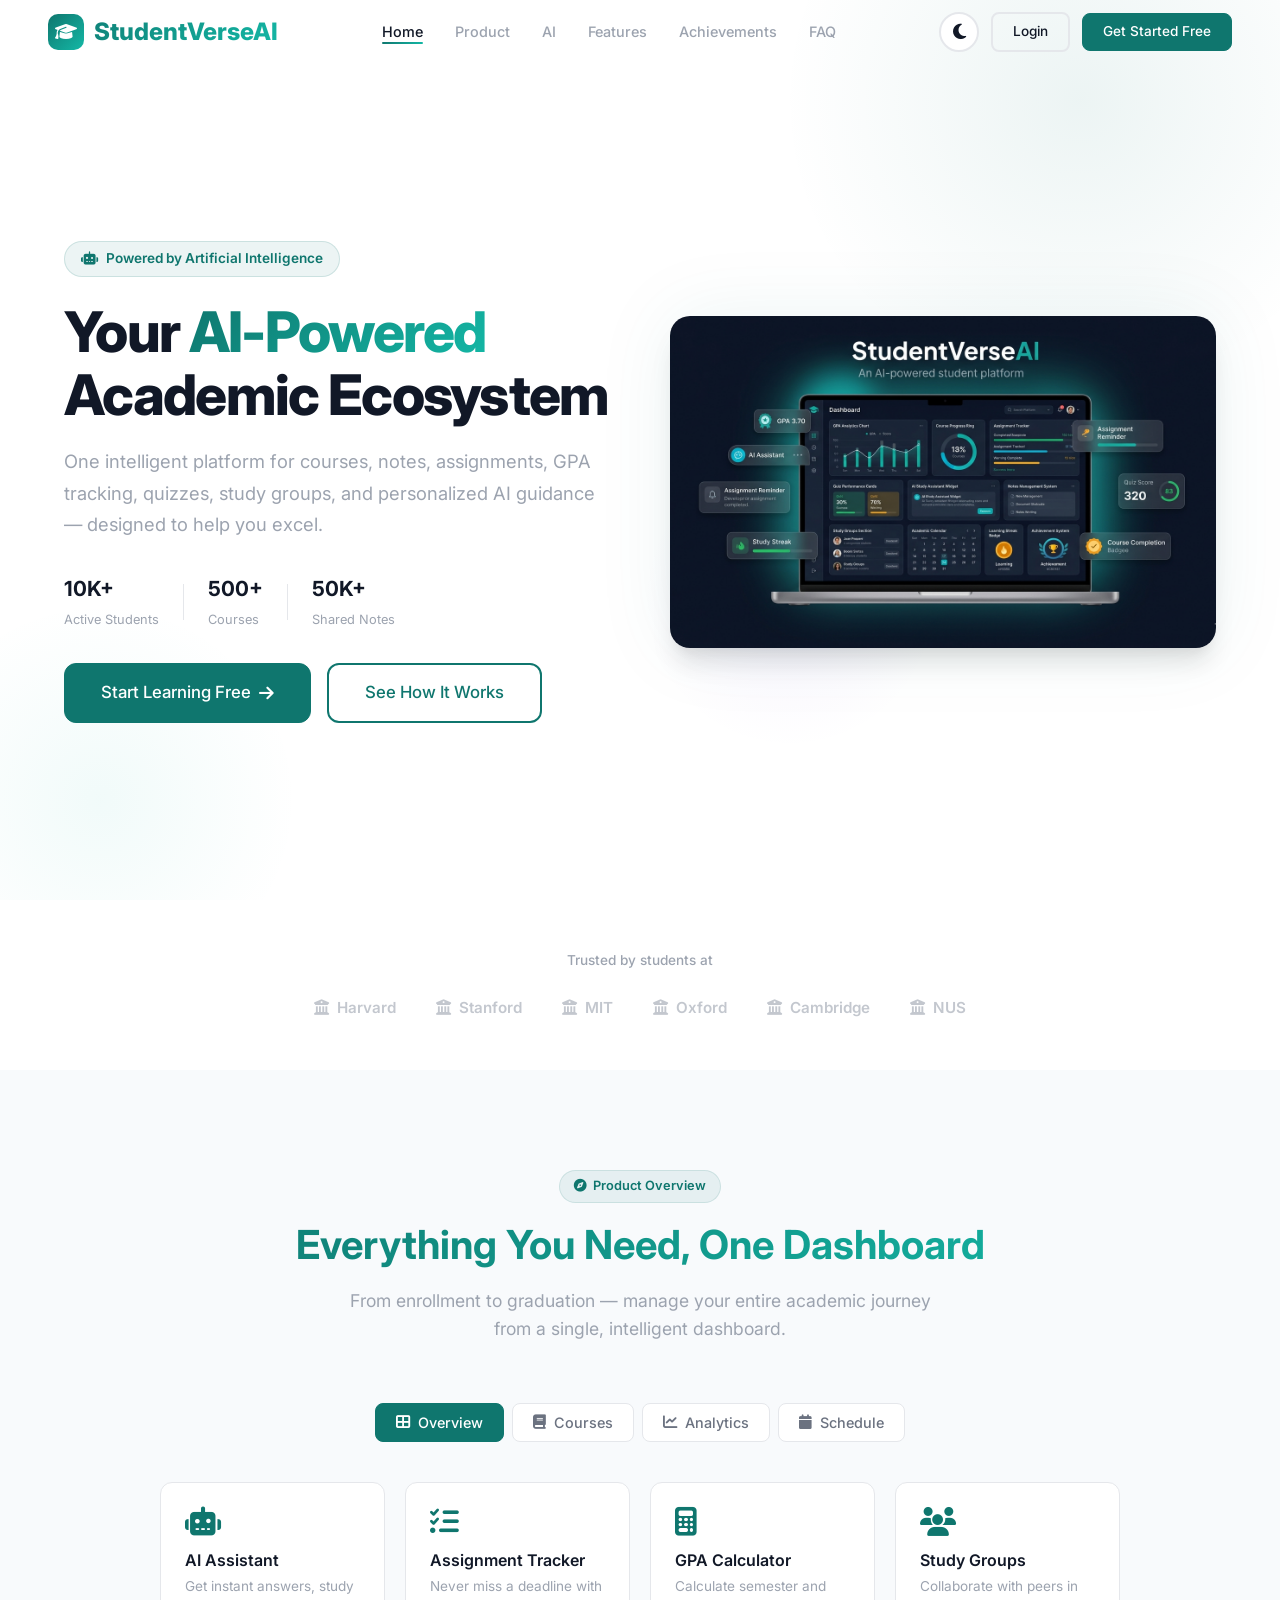
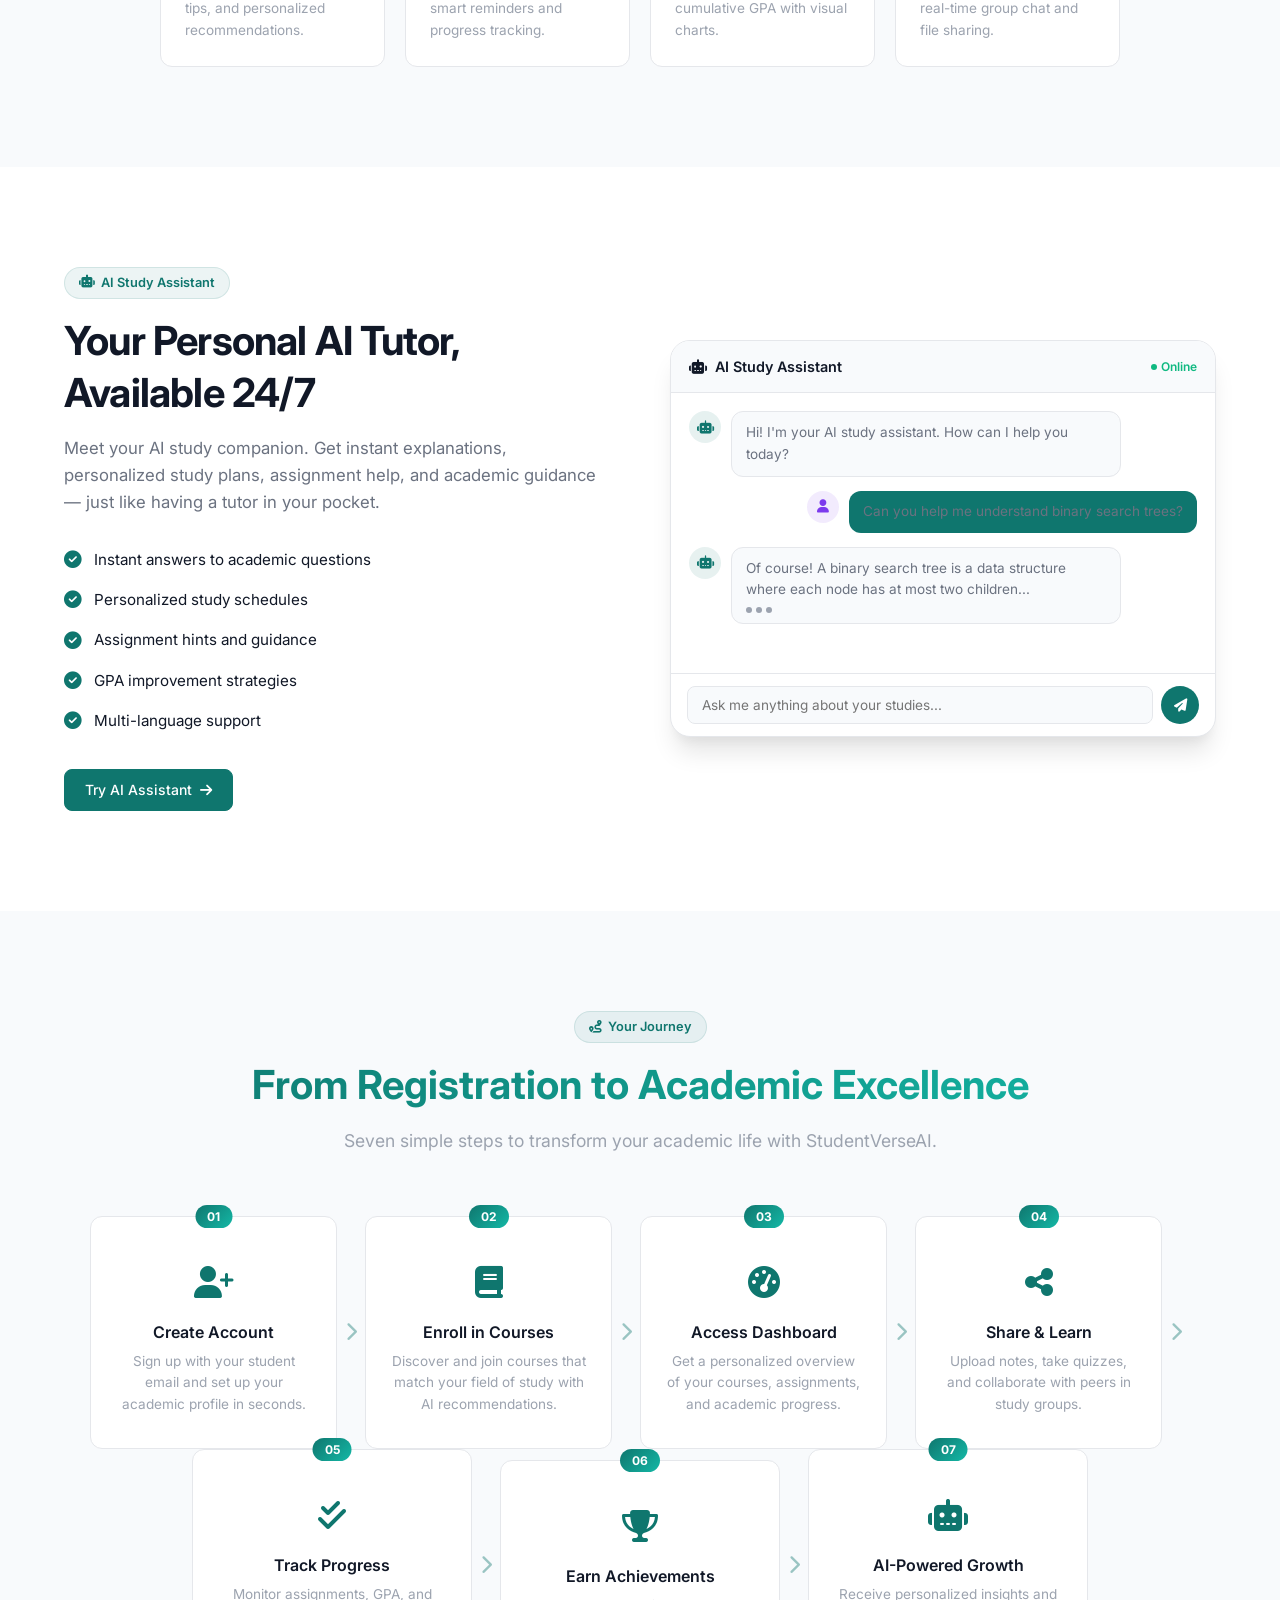
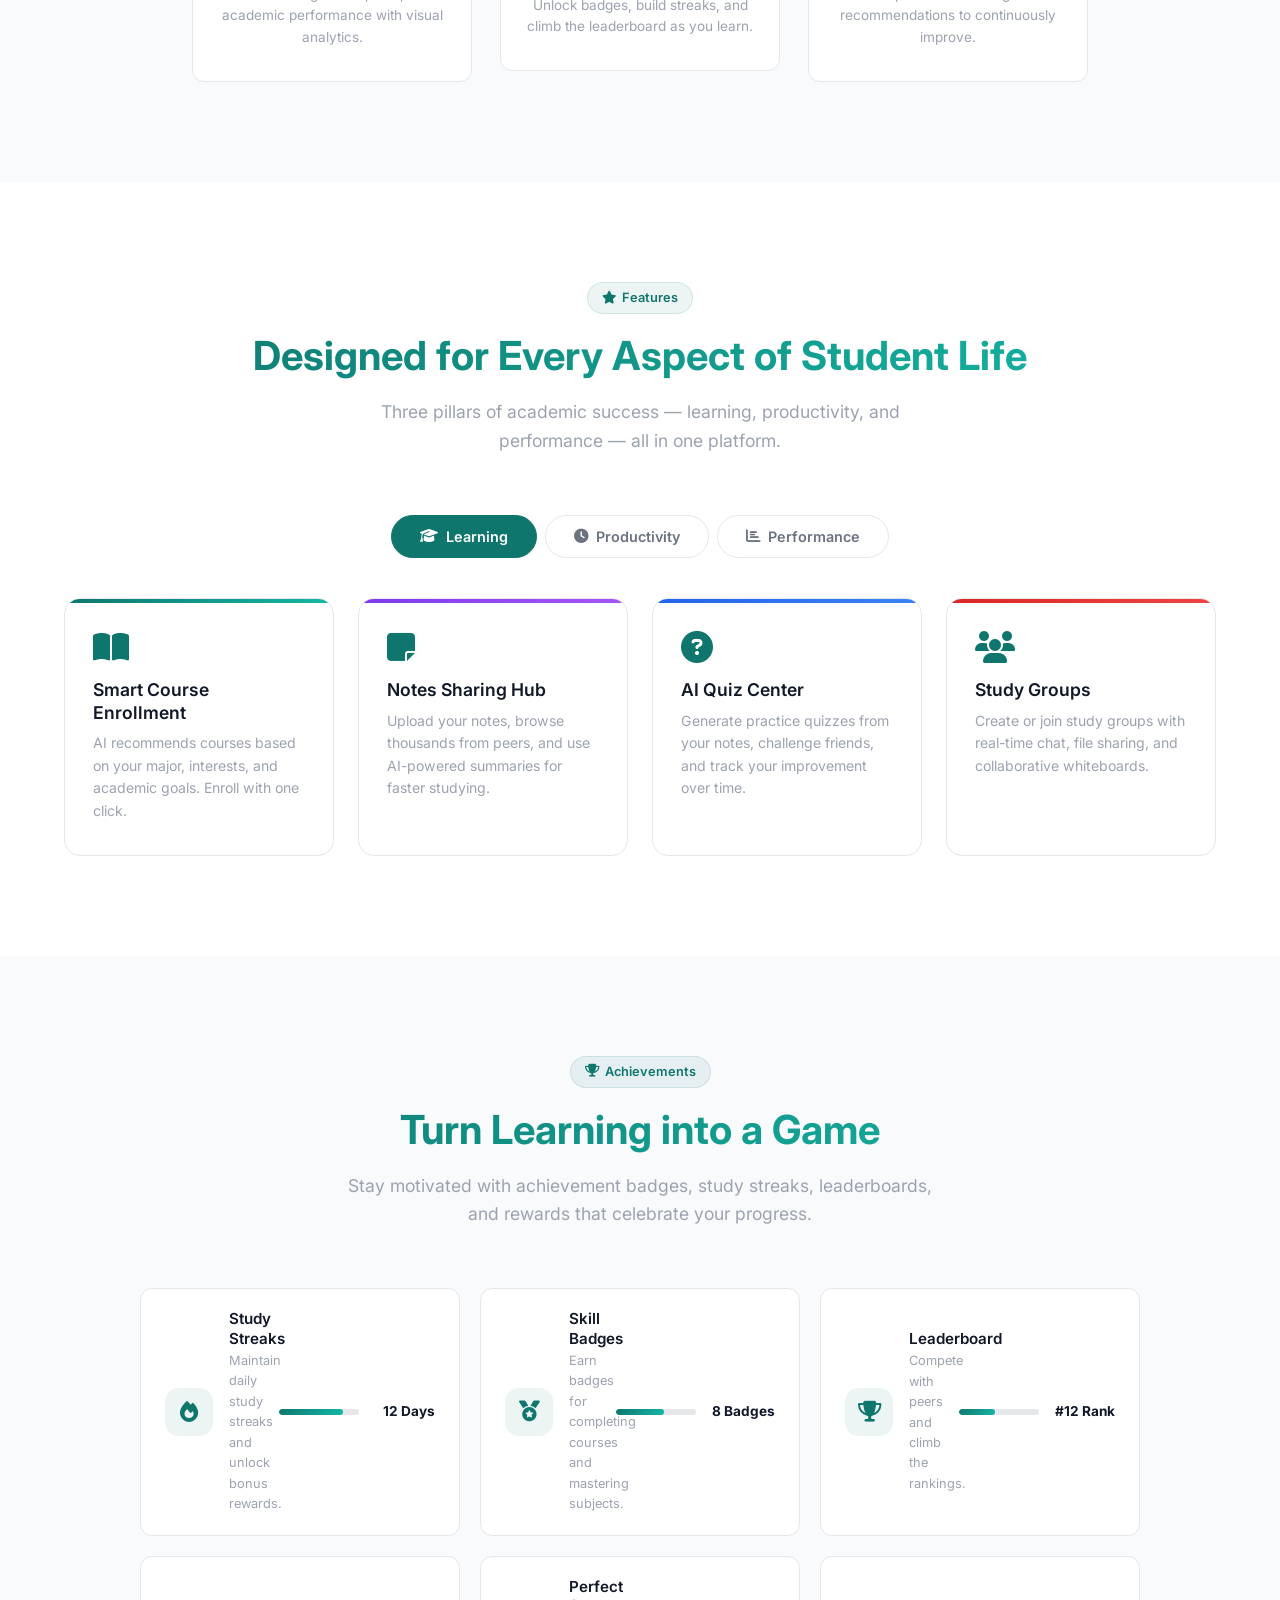
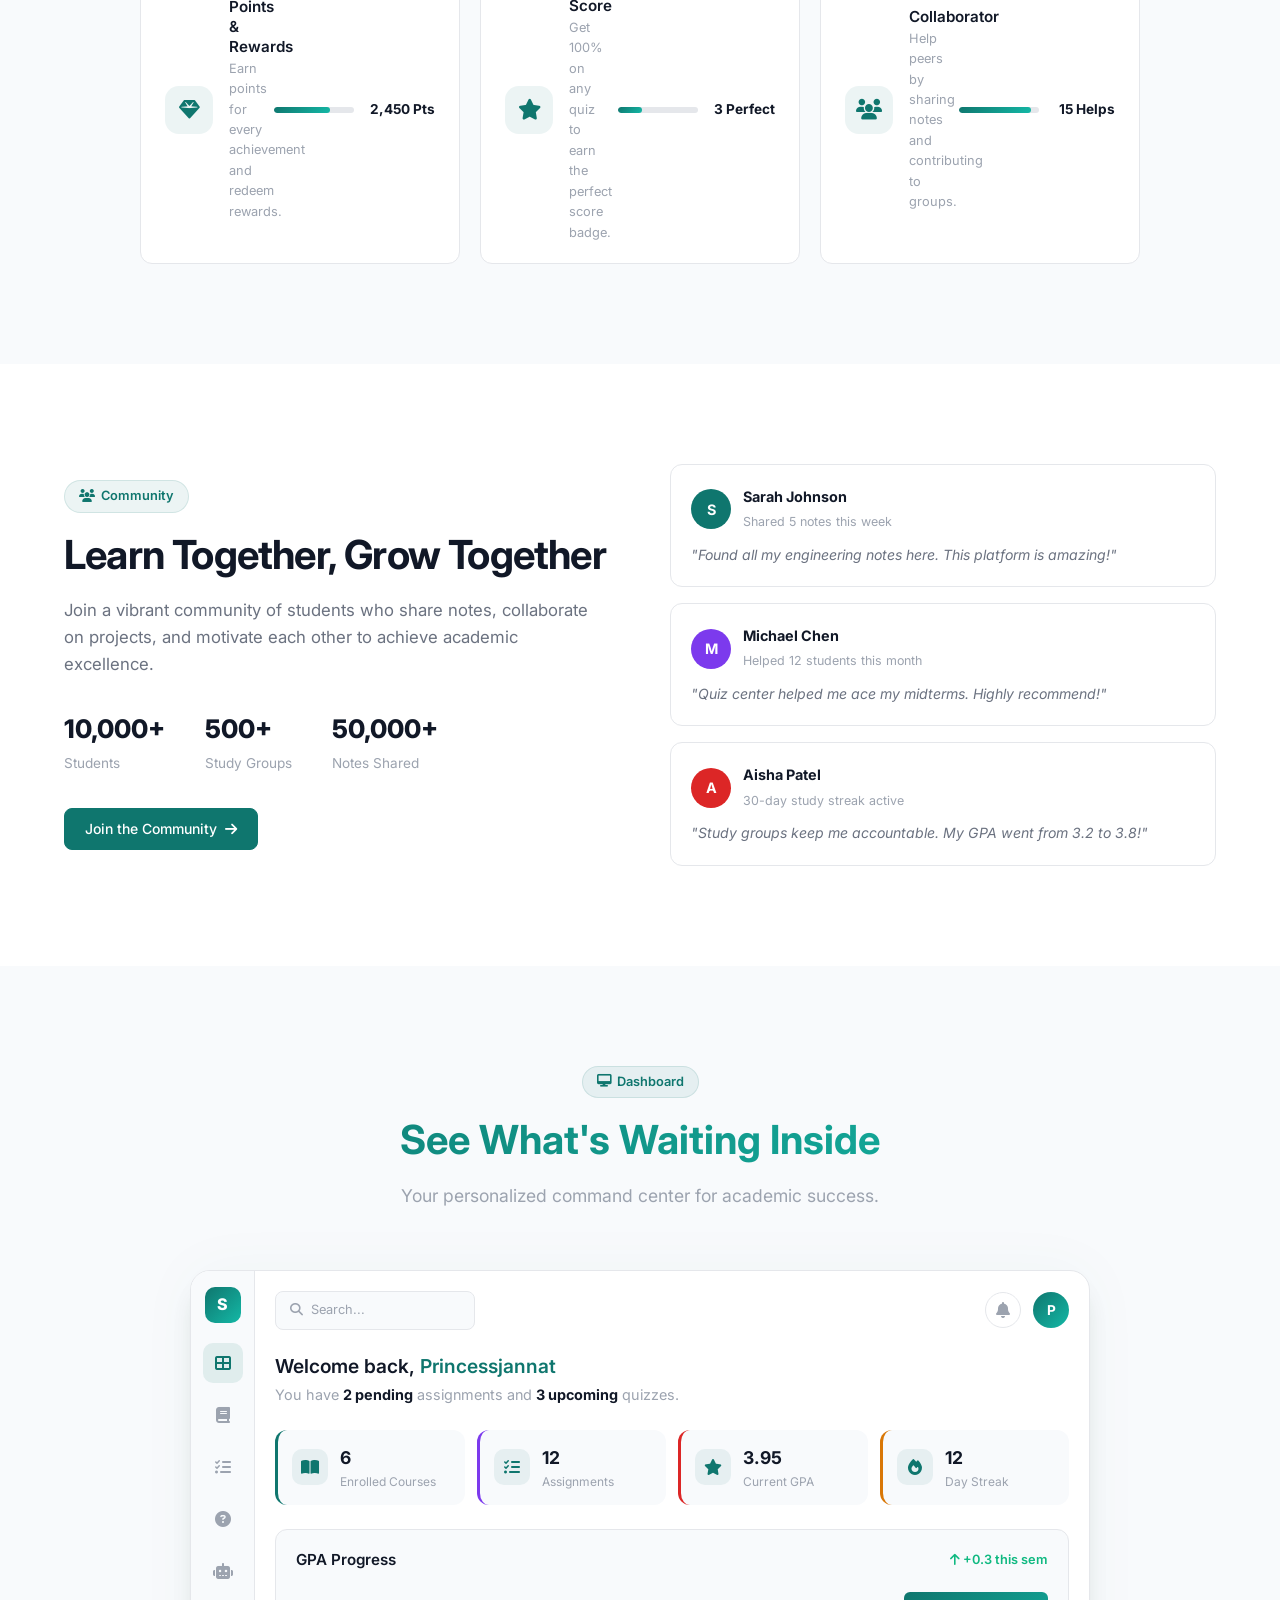
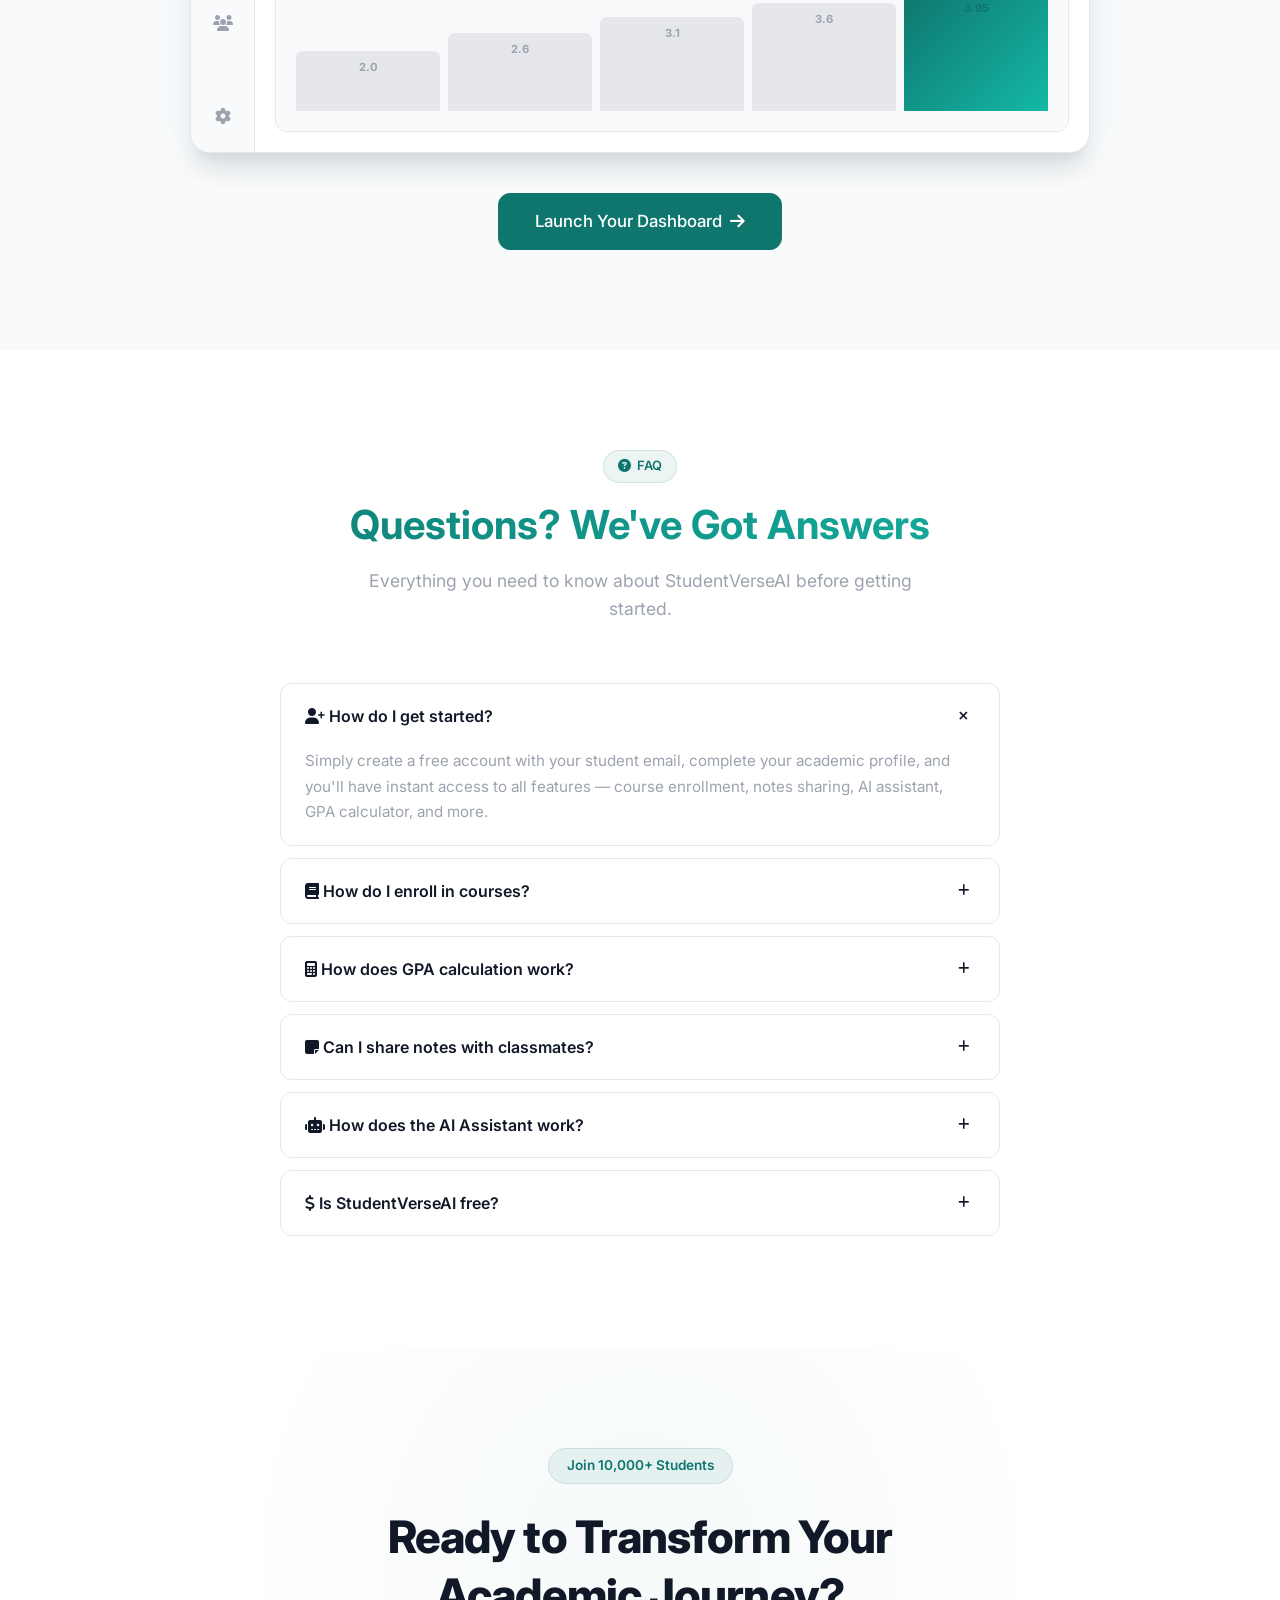
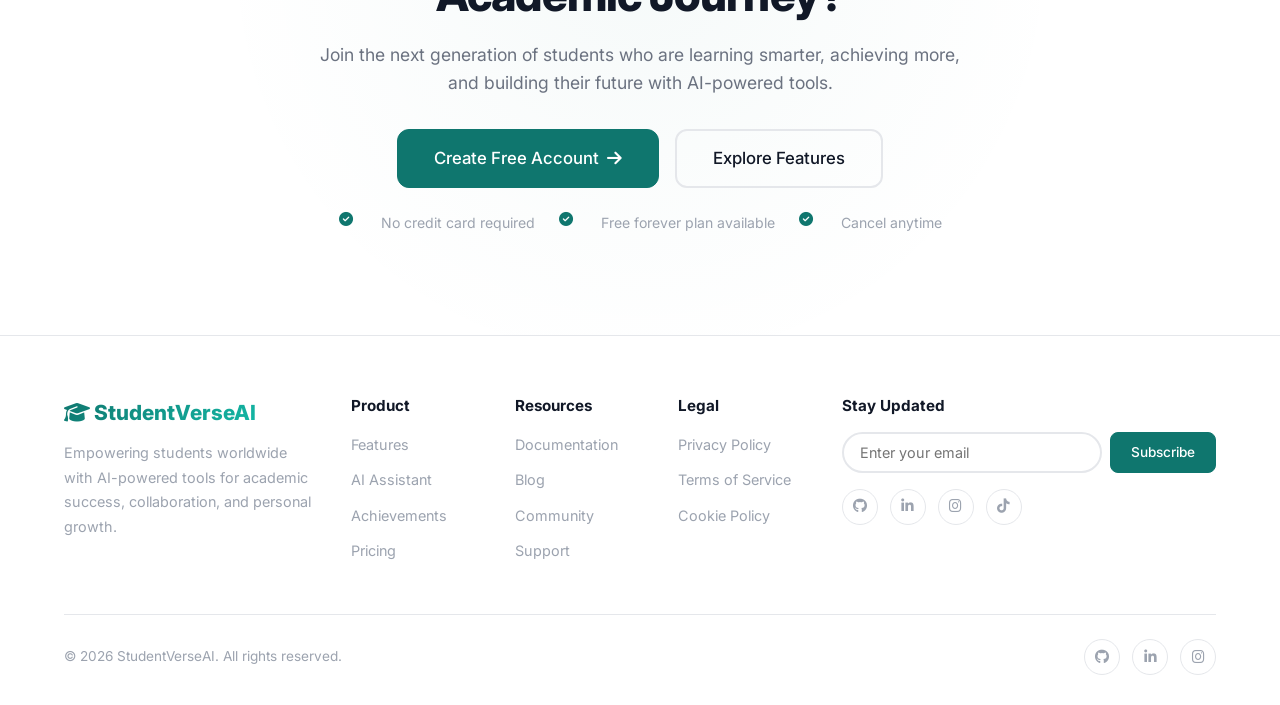
<file: index.html>
<!DOCTYPE html>
<html lang="en" data-theme="light">
<head>
  <meta charset="UTF-8">
  <meta name="viewport" content="width=device-width, initial-scale=1.0">
  <meta name="description" content="StudentVerseAI - Your AI-Powered Academic Ecosystem for courses, notes, GPA tracking, quizzes, and personalized learning.">
  <title>StudentVerseAI — AI-Powered Academic Ecosystem</title>
  <link rel="stylesheet" href="styles.css">
  <link rel="stylesheet" href="https://cdnjs.cloudflare.com/ajax/libs/font-awesome/6.5.1/css/all.min.css">
</head>
<body>

<nav class="navbar" id="navbar">
  <div class="container">
    <a href="index.html" class="logo">
      <span class="logo-icon"><i class="fas fa-graduation-cap"></i></span>
      StudentVerseAI
    </a>
    <ul class="nav-links" id="navLinks">
      <li><a href="#hero" class="active">Home</a></li>
      <li><a href="#product">Product</a></li>
      <li><a href="#ai-assistant">AI</a></li>
      <li><a href="#features">Features</a></li>
      <li><a href="#achievements">Achievements</a></li>
      <li><a href="#faq">FAQ</a></li>
    </ul>
    <div class="nav-buttons">
      <button class="theme-toggle" id="themeToggle" aria-label="Toggle theme"><i class="fas fa-moon"></i></button>
      <a href="login.html" class="btn btn-outline btn-sm">Login</a>
      <a href="register.html" class="btn btn-primary btn-sm">Get Started Free</a>
      <button class="mobile-menu-btn" id="mobileMenuBtn" aria-label="Toggle menu">
        <span></span><span></span><span></span>
      </button>
    </div>
  </div>
</nav>

<section class="hero" id="hero">
  <div class="hero-bg-shapes">
    <div class="shape shape-1"></div>
    <div class="shape shape-2"></div>
    <div class="shape shape-3"></div>
  </div>
  <div class="container">
    <div class="hero-content">
      <div class="hero-badge">
        <i class="fas fa-robot"></i> Powered by Artificial Intelligence
      </div>
      <h1>Your <span>AI-Powered</span> Academic Ecosystem</h1>
      <p class="hero-subtitle">One intelligent platform for courses, notes, assignments, GPA tracking, quizzes, study groups, and personalized AI guidance — designed to help you excel.</p>
      <div class="hero-stats-row">
        <div class="hero-stat">
          <span class="hero-stat-num">10K+</span>
          <span class="hero-stat-label">Active Students</span>
        </div>
        <div class="hero-stat-divider"></div>
        <div class="hero-stat">
          <span class="hero-stat-num">500+</span>
          <span class="hero-stat-label">Courses</span>
        </div>
        <div class="hero-stat-divider"></div>
        <div class="hero-stat">
          <span class="hero-stat-num">50K+</span>
          <span class="hero-stat-label">Shared Notes</span>
        </div>
      </div>
      <div class="hero-buttons">
        <a href="register.html" class="btn btn-primary btn-lg">Start Learning Free <i class="fas fa-arrow-right"></i></a>
        <a href="#product" class="btn btn-secondary btn-lg">See How It Works</a>
      </div>
    </div>
    <div class="hero-visual">
      <img src="img/heroST.png" alt="StudentVerseAI Dashboard" class="hero-dash-img">

    </div>
  </div>
</section>

<section class="section logo-cloud" id="product">
  <div class="container">
    <p class="logo-cloud-label">Trusted by students at</p>
    <div class="logo-cloud-items">
      <span><i class="fas fa-university"></i> Harvard</span>
      <span><i class="fas fa-university"></i> Stanford</span>
      <span><i class="fas fa-university"></i> MIT</span>
      <span><i class="fas fa-university"></i> Oxford</span>
      <span><i class="fas fa-university"></i> Cambridge</span>
      <span><i class="fas fa-university"></i> NUS</span>
    </div>
  </div>
</section>

<section class="section product-preview">
  <div class="container">
    <div class="section-header">
      <span class="section-tag"><i class="fas fa-compass"></i> Product Overview</span>
      <h2>Everything You Need, One Dashboard</h2>
      <p>From enrollment to graduation — manage your entire academic journey from a single, intelligent dashboard.</p>
    </div>
    <div class="product-showcase">
      <div class="product-tabs">
        <button class="product-tab active" data-tab="overview">
          <i class="fas fa-th-large"></i> Overview
        </button>
        <button class="product-tab" data-tab="courses">
          <i class="fas fa-book"></i> Courses
        </button>
        <button class="product-tab" data-tab="analytics">
          <i class="fas fa-chart-line"></i> Analytics
        </button>
        <button class="product-tab" data-tab="schedule">
          <i class="fas fa-calendar"></i> Schedule
        </button>
      </div>
      <div class="product-panel active" id="panel-overview">
        <div class="panel-grid">
          <div class="panel-card">
            <i class="fas fa-robot panel-card-icon"></i>
            <h4>AI Assistant</h4>
            <p>Get instant answers, study tips, and personalized recommendations.</p>
          </div>
          <div class="panel-card">
            <i class="fas fa-tasks panel-card-icon"></i>
            <h4>Assignment Tracker</h4>
            <p>Never miss a deadline with smart reminders and progress tracking.</p>
          </div>
          <div class="panel-card">
            <i class="fas fa-calculator panel-card-icon"></i>
            <h4>GPA Calculator</h4>
            <p>Calculate semester and cumulative GPA with visual charts.</p>
          </div>
          <div class="panel-card">
            <i class="fas fa-users panel-card-icon"></i>
            <h4>Study Groups</h4>
            <p>Collaborate with peers in real-time group chat and file sharing.</p>
          </div>
        </div>
      </div>
      <div class="product-panel" id="panel-courses">
        <div class="panel-grid">
          <div class="panel-card">
            <i class="fas fa-search panel-card-icon"></i>
            <h4>Smart Enrollment</h4>
            <p>AI-powered course recommendations based on your field of study.</p>
          </div>
          <div class="panel-card">
            <i class="fas fa-sticky-note panel-card-icon"></i>
            <h4>Notes Library</h4>
            <p>Upload, share, and discover notes from students worldwide.</p>
          </div>
          <div class="panel-card">
            <i class="fas fa-question-circle panel-card-icon"></i>
            <h4>Quiz Center</h4>
            <p>Practice with AI-generated quizzes and track your scores.</p>
          </div>
          <div class="panel-card">
            <i class="fas fa-clock panel-card-icon"></i>
            <h4>Timetable</h4>
            <p>Visual weekly schedule with class times and deadlines.</p>
          </div>
        </div>
      </div>
      <div class="product-panel" id="panel-analytics">
        <div class="panel-grid">
          <div class="panel-card">
            <i class="fas fa-chart-bar panel-card-icon"></i>
            <h4>Performance Charts</h4>
            <p>Visual GPA trends, quiz scores, and assignment completion rates.</p>
          </div>
          <div class="panel-card">
            <i class="fas fa-bullseye panel-card-icon"></i>
            <h4>Goal Setting</h4>
            <p>Set academic targets and track your progress toward them.</p>
          </div>
          <div class="panel-card">
            <i class="fas fa-file-alt panel-card-icon"></i>
            <h4>Progress Reports</h4>
            <p>Detailed insights into your academic strengths and areas for growth.</p>
          </div>
          <div class="panel-card">
            <i class="fas fa-award panel-card-icon"></i>
            <h4>Skill Badges</h4>
            <p>Earn recognition for mastering subjects and completing challenges.</p>
          </div>
        </div>
      </div>
      <div class="product-panel" id="panel-schedule">
        <div class="panel-grid">
          <div class="panel-card">
            <i class="fas fa-calendar-week panel-card-icon"></i>
            <h4>Weekly View</h4>
            <p>See your entire week at a glance with color-coded classes.</p>
          </div>
          <div class="panel-card">
            <i class="fas fa-bell panel-card-icon"></i>
            <h4>Smart Reminders</h4>
            <p>Get notified before classes, deadlines, and study sessions.</p>
          </div>
          <div class="panel-card">
            <i class="fas fa-credit-card panel-card-icon"></i>
            <h4>Exam Schedule</h4>
            <p>Keep track of all your exam dates in one place.</p>
          </div>
          <div class="panel-card">
            <i class="fas fa-download panel-card-icon"></i>
            <h4>Export Options</h4>
            <p>Download your schedule as PDF or image to share or print.</p>
          </div>
        </div>
      </div>
    </div>
  </div>
</section>

<section class="section ai-showcase" id="ai-assistant">
  <div class="container">
    <div class="ai-showcase-grid">
      <div class="ai-showcase-content">
        <span class="section-tag"><i class="fas fa-robot"></i> AI Study Assistant</span>
        <h2>Your Personal AI Tutor, Available 24/7</h2>
        <p>Meet your AI study companion. Get instant explanations, personalized study plans, assignment help, and academic guidance — just like having a tutor in your pocket.</p>
        <ul class="ai-feature-list">
          <li><i class="fas fa-check-circle"></i> Instant answers to academic questions</li>
          <li><i class="fas fa-check-circle"></i> Personalized study schedules</li>
          <li><i class="fas fa-check-circle"></i> Assignment hints and guidance</li>
          <li><i class="fas fa-check-circle"></i> GPA improvement strategies</li>
          <li><i class="fas fa-check-circle"></i> Multi-language support</li>
        </ul>
        <a href="register.html" class="btn btn-primary">Try AI Assistant <i class="fas fa-arrow-right"></i></a>
      </div>
      <div class="ai-showcase-visual">
        <div class="ai-chat-mockup">
          <div class="ai-chat-header">
            <i class="fas fa-robot"></i> AI Study Assistant
            <span class="ai-chat-status">Online</span>
          </div>
          <div class="ai-chat-messages">
            <div class="ai-msg ai-msg-bot">
              <div class="ai-msg-avatar"><i class="fas fa-robot"></i></div>
              <div class="ai-msg-content">
                <p>Hi! I'm your AI study assistant. How can I help you today?</p>
              </div>
            </div>
            <div class="ai-msg ai-msg-user">
              <div class="ai-msg-content">
                <p>Can you help me understand binary search trees?</p>
              </div>
              <div class="ai-msg-avatar user"><i class="fas fa-user"></i></div>
            </div>
            <div class="ai-msg ai-msg-bot">
              <div class="ai-msg-avatar"><i class="fas fa-robot"></i></div>
              <div class="ai-msg-content">
                <p>Of course! A binary search tree is a data structure where each node has at most two children...</p>
                <div class="ai-msg-typing"><span></span><span></span><span></span></div>
              </div>
            </div>
          </div>
          <div class="ai-chat-input">
            <input type="text" placeholder="Ask me anything about your studies..." disabled>
            <button><i class="fas fa-paper-plane"></i></button>
          </div>
        </div>
      </div>
    </div>
  </div>
</section>

<section class="section journey-section" id="journey">
  <div class="container">
    <div class="section-header">
      <span class="section-tag"><i class="fas fa-route"></i> Your Journey</span>
      <h2>From Registration to Academic Excellence</h2>
      <p>Seven simple steps to transform your academic life with StudentVerseAI.</p>
    </div>
    <div class="journey-grid">
      <div class="journey-card">
        <div class="journey-step">01</div>
        <div class="journey-icon"><i class="fas fa-user-plus"></i></div>
        <h3>Create Account</h3>
        <p>Sign up with your student email and set up your academic profile in seconds.</p>
      </div>
      <div class="journey-connector"><i class="fas fa-chevron-right"></i></div>
      <div class="journey-card">
        <div class="journey-step">02</div>
        <div class="journey-icon"><i class="fas fa-book"></i></div>
        <h3>Enroll in Courses</h3>
        <p>Discover and join courses that match your field of study with AI recommendations.</p>
      </div>
      <div class="journey-connector"><i class="fas fa-chevron-right"></i></div>
      <div class="journey-card">
        <div class="journey-step">03</div>
        <div class="journey-icon"><i class="fas fa-tachometer-alt"></i></div>
        <h3>Access Dashboard</h3>
        <p>Get a personalized overview of your courses, assignments, and academic progress.</p>
      </div>
      <div class="journey-connector"><i class="fas fa-chevron-right"></i></div>
      <div class="journey-card">
        <div class="journey-step">04</div>
        <div class="journey-icon"><i class="fas fa-share-alt"></i></div>
        <h3>Share & Learn</h3>
        <p>Upload notes, take quizzes, and collaborate with peers in study groups.</p>
      </div>
      <div class="journey-connector"><i class="fas fa-chevron-right"></i></div>
      <div class="journey-card">
        <div class="journey-step">05</div>
        <div class="journey-icon"><i class="fas fa-check-double"></i></div>
        <h3>Track Progress</h3>
        <p>Monitor assignments, GPA, and academic performance with visual analytics.</p>
      </div>
      <div class="journey-connector"><i class="fas fa-chevron-right"></i></div>
      <div class="journey-card">
        <div class="journey-step">06</div>
        <div class="journey-icon"><i class="fas fa-trophy"></i></div>
        <h3>Earn Achievements</h3>
        <p>Unlock badges, build streaks, and climb the leaderboard as you learn.</p>
      </div>
      <div class="journey-connector"><i class="fas fa-chevron-right"></i></div>
      <div class="journey-card">
        <div class="journey-step">07</div>
        <div class="journey-icon"><i class="fas fa-robot"></i></div>
        <h3>AI-Powered Growth</h3>
        <p>Receive personalized insights and recommendations to continuously improve.</p>
      </div>
    </div>
  </div>
</section>

<section class="section features-section" id="features">
  <div class="container">
    <div class="section-header">
      <span class="section-tag"><i class="fas fa-star"></i> Features</span>
      <h2>Designed for Every Aspect of Student Life</h2>
      <p>Three pillars of academic success — learning, productivity, and performance — all in one platform.</p>
    </div>

    <div class="features-tabs">
      <button class="features-tab active" data-feature="learning">
        <i class="fas fa-graduation-cap"></i> Learning
      </button>
      <button class="features-tab" data-feature="productivity">
        <i class="fas fa-clock"></i> Productivity
      </button>
      <button class="features-tab" data-feature="performance">
        <i class="fas fa-chart-bar"></i> Performance
      </button>
    </div>

    <div class="features-panel active" id="features-learning">
      <div class="features-grid">
        <div class="feature-card-lg">
          <div class="feature-card-bg" style="background:linear-gradient(135deg,#0F766E,#14B8A6)"></div>
          <i class="fas fa-book-open"></i>
          <h3>Smart Course Enrollment</h3>
          <p>AI recommends courses based on your major, interests, and academic goals. Enroll with one click.</p>
        </div>
        <div class="feature-card-lg">
          <div class="feature-card-bg" style="background:linear-gradient(135deg,#7C3AED,#A855F7)"></div>
          <i class="fas fa-sticky-note"></i>
          <h3>Notes Sharing Hub</h3>
          <p>Upload your notes, browse thousands from peers, and use AI-powered summaries for faster studying.</p>
        </div>
        <div class="feature-card-lg">
          <div class="feature-card-bg" style="background:linear-gradient(135deg,#2563EB,#3B82F6)"></div>
          <i class="fas fa-question-circle"></i>
          <h3>AI Quiz Center</h3>
          <p>Generate practice quizzes from your notes, challenge friends, and track your improvement over time.</p>
        </div>
        <div class="feature-card-lg">
          <div class="feature-card-bg" style="background:linear-gradient(135deg,#DC2626,#EF4444)"></div>
          <i class="fas fa-users"></i>
          <h3>Study Groups</h3>
          <p>Create or join study groups with real-time chat, file sharing, and collaborative whiteboards.</p>
        </div>
      </div>
    </div>

    <div class="features-panel" id="features-productivity">
      <div class="features-grid">
        <div class="feature-card-lg">
          <div class="feature-card-bg" style="background:linear-gradient(135deg,#D97706,#F59E0B)"></div>
          <i class="fas fa-tasks"></i>
          <h3>Assignment Manager</h3>
          <p>Track all assignments with deadlines, priorities, status updates, and smart reminders.</p>
        </div>
        <div class="feature-card-lg">
          <div class="feature-card-bg" style="background:linear-gradient(135deg,#0F766E,#14B8A6)"></div>
          <i class="fas fa-clock"></i>
          <h3>Pomodoro Timer</h3>
          <p>Built-in focus timer with customizable sessions, break reminders, and productivity tracking.</p>
        </div>
        <div class="feature-card-lg">
          <div class="feature-card-bg" style="background:linear-gradient(135deg,#7C3AED,#A855F7)"></div>
          <i class="fas fa-calendar-alt"></i>
          <h3>Smart Timetable</h3>
          <p>Visual weekly schedule with class times, study sessions, deadlines, and exam dates.</p>
        </div>
        <div class="feature-card-lg">
          <div class="feature-card-bg" style="background:linear-gradient(135deg,#2563EB,#3B82F6)"></div>
          <i class="fas fa-bell"></i>
          <h3>Smart Notifications</h3>
          <p>Never miss a deadline with intelligent reminders for assignments, quizzes, and group activities.</p>
        </div>
      </div>
    </div>

    <div class="features-panel" id="features-performance">
      <div class="features-grid">
        <div class="feature-card-lg">
          <div class="feature-card-bg" style="background:linear-gradient(135deg,#DC2626,#EF4444)"></div>
          <i class="fas fa-calculator"></i>
          <h3>GPA Calculator</h3>
          <p>Calculate semester and cumulative GPA with real-time updates and visual progress charts.</p>
        </div>
        <div class="feature-card-lg">
          <div class="feature-card-bg" style="background:linear-gradient(135deg,#D97706,#F59E0B)"></div>
          <i class="fas fa-chart-line"></i>
          <h3>Academic Analytics</h3>
          <p>Deep insights into your performance trends, strengths, and areas needing improvement.</p>
        </div>
        <div class="feature-card-lg">
          <div class="feature-card-bg" style="background:linear-gradient(135deg,#0F766E,#14B8A6)"></div>
          <i class="fas fa-bullseye"></i>
          <h3>Goal Tracker</h3>
          <p>Set semester goals, track progress, and get AI-powered suggestions to stay on target.</p>
        </div>
        <div class="feature-card-lg">
          <div class="feature-card-bg" style="background:linear-gradient(135deg,#7C3AED,#A855F7)"></div>
          <i class="fas fa-file-alt"></i>
          <h3>Progress Reports</h3>
          <p>Generate detailed reports on your academic journey with actionable improvement tips.</p>
        </div>
      </div>
    </div>
  </div>
</section>

<section class="section achievements-section" id="achievements">
  <div class="container">
    <div class="section-header">
      <span class="section-tag"><i class="fas fa-trophy"></i> Achievements</span>
      <h2>Turn Learning into a Game</h2>
      <p>Stay motivated with achievement badges, study streaks, leaderboards, and rewards that celebrate your progress.</p>
    </div>
    <div class="achievements-grid">
      <div class="achievement-card">
        <div class="achievement-icon"><i class="fas fa-fire"></i></div>
        <div class="achievement-info">
          <h4>Study Streaks</h4>
          <p>Maintain daily study streaks and unlock bonus rewards.</p>
        </div>
        <div class="achievement-progress">
          <div class="achievement-bar" style="width:80%"></div>
        </div>
        <span class="achievement-count">12 Days</span>
      </div>
      <div class="achievement-card">
        <div class="achievement-icon"><i class="fas fa-medal"></i></div>
        <div class="achievement-info">
          <h4>Skill Badges</h4>
          <p>Earn badges for completing courses and mastering subjects.</p>
        </div>
        <div class="achievement-progress">
          <div class="achievement-bar" style="width:60%"></div>
        </div>
        <span class="achievement-count">8 Badges</span>
      </div>
      <div class="achievement-card">
        <div class="achievement-icon"><i class="fas fa-trophy"></i></div>
        <div class="achievement-info">
          <h4>Leaderboard</h4>
          <p>Compete with peers and climb the rankings.</p>
        </div>
        <div class="achievement-progress">
          <div class="achievement-bar" style="width:45%"></div>
        </div>
        <span class="achievement-count">#12 Rank</span>
      </div>
      <div class="achievement-card">
        <div class="achievement-icon"><i class="fas fa-gem"></i></div>
        <div class="achievement-info">
          <h4>Points & Rewards</h4>
          <p>Earn points for every achievement and redeem rewards.</p>
        </div>
        <div class="achievement-progress">
          <div class="achievement-bar" style="width:70%"></div>
        </div>
        <span class="achievement-count">2,450 Pts</span>
      </div>
      <div class="achievement-card">
        <div class="achievement-icon"><i class="fas fa-star"></i></div>
        <div class="achievement-info">
          <h4>Perfect Score</h4>
          <p>Get 100% on any quiz to earn the perfect score badge.</p>
        </div>
        <div class="achievement-progress">
          <div class="achievement-bar" style="width:30%"></div>
        </div>
        <span class="achievement-count">3 Perfect</span>
      </div>
      <div class="achievement-card">
        <div class="achievement-icon"><i class="fas fa-users"></i></div>
        <div class="achievement-info">
          <h4>Collaborator</h4>
          <p>Help peers by sharing notes and contributing to groups.</p>
        </div>
        <div class="achievement-progress">
          <div class="achievement-bar" style="width:90%"></div>
        </div>
        <span class="achievement-count">15 Helps</span>
      </div>
    </div>
  </div>
</section>

<section class="section community-section" id="community">
  <div class="container">
    <div class="community-grid">
      <div class="community-content">
        <span class="section-tag"><i class="fas fa-users"></i> Community</span>
        <h2>Learn Together, Grow Together</h2>
        <p>Join a vibrant community of students who share notes, collaborate on projects, and motivate each other to achieve academic excellence.</p>
        <div class="community-stats">
          <div class="community-stat">
            <span class="community-stat-num">10,000+</span>
            <span class="community-stat-label">Students</span>
          </div>
          <div class="community-stat">
            <span class="community-stat-num">500+</span>
            <span class="community-stat-label">Study Groups</span>
          </div>
          <div class="community-stat">
            <span class="community-stat-num">50,000+</span>
            <span class="community-stat-label">Notes Shared</span>
          </div>
        </div>
        <a href="register.html" class="btn btn-primary">Join the Community <i class="fas fa-arrow-right"></i></a>
      </div>
      <div class="community-visual">
        <div class="community-card-grid">
          <div class="community-card">
            <div class="community-card-header">
              <div class="community-card-avatar" style="background:var(--primary)">S</div>
              <div>
                <strong>Sarah Johnson</strong>
                <span>Shared 5 notes this week</span>
              </div>
            </div>
            <p>"Found all my engineering notes here. This platform is amazing!"</p>
          </div>
          <div class="community-card">
            <div class="community-card-header">
              <div class="community-card-avatar" style="background:#7C3AED">M</div>
              <div>
                <strong>Michael Chen</strong>
                <span>Helped 12 students this month</span>
              </div>
            </div>
            <p>"Quiz center helped me ace my midterms. Highly recommend!"</p>
          </div>
          <div class="community-card">
            <div class="community-card-header">
              <div class="community-card-avatar" style="background:#DC2626">A</div>
              <div>
                <strong>Aisha Patel</strong>
                <span>30-day study streak active</span>
              </div>
            </div>
            <p>"Study groups keep me accountable. My GPA went from 3.2 to 3.8!"</p>
          </div>
        </div>
      </div>
    </div>
  </div>
</section>

<section class="section dashboard-preview-section">
  <div class="container">
    <div class="section-header">
      <span class="section-tag"><i class="fas fa-desktop"></i> Dashboard</span>
      <h2>See What's Waiting Inside</h2>
      <p>Your personalized command center for academic success.</p>
    </div>
    <div class="dashboard-preview">
      <div class="dash-preview-sidebar">
        <div class="dash-preview-logo">S</div>
        <div class="dash-preview-nav-item active"><i class="fas fa-th-large"></i></div>
        <div class="dash-preview-nav-item"><i class="fas fa-book"></i></div>
        <div class="dash-preview-nav-item"><i class="fas fa-tasks"></i></div>
        <div class="dash-preview-nav-item"><i class="fas fa-question-circle"></i></div>
        <div class="dash-preview-nav-item"><i class="fas fa-robot"></i></div>
        <div class="dash-preview-nav-item"><i class="fas fa-users"></i></div>
        <div class="dash-preview-nav-item" style="margin-top:auto;"><i class="fas fa-cog"></i></div>
      </div>
      <div class="dash-preview-main">
        <div class="dash-preview-topbar">
          <div class="dash-preview-search"><i class="fas fa-search"></i> Search...</div>
          <div class="dash-preview-actions">
            <div class="dash-preview-bell"><i class="fas fa-bell"></i></div>
            <div class="dash-preview-avatar">P</div>
          </div>
        </div>
        <div class="dash-preview-content">
          <div class="dash-preview-welcome">
            <h3>Welcome back, <span>Princessjannat</span></h3>
            <p>You have <strong>2 pending</strong> assignments and <strong>3 upcoming</strong> quizzes.</p>
          </div>
          <div class="dash-preview-cards">
            <div class="dash-preview-card" style="border-left-color:var(--primary)">
              <div class="dpc-icon"><i class="fas fa-book-open"></i></div>
              <div class="dpc-info">
                <span class="dpc-value">6</span>
                <span class="dpc-label">Enrolled Courses</span>
              </div>
            </div>
            <div class="dash-preview-card" style="border-left-color:#7C3AED">
              <div class="dpc-icon"><i class="fas fa-tasks"></i></div>
              <div class="dpc-info">
                <span class="dpc-value">12</span>
                <span class="dpc-label">Assignments</span>
              </div>
            </div>
            <div class="dash-preview-card" style="border-left-color:#DC2626">
              <div class="dpc-icon"><i class="fas fa-star"></i></div>
              <div class="dpc-info">
                <span class="dpc-value">3.95</span>
                <span class="dpc-label">Current GPA</span>
              </div>
            </div>
            <div class="dash-preview-card" style="border-left-color:#D97706">
              <div class="dpc-icon"><i class="fas fa-fire"></i></div>
              <div class="dpc-info">
                <span class="dpc-value">12</span>
                <span class="dpc-label">Day Streak</span>
              </div>
            </div>
          </div>
          <div class="dash-preview-chart">
            <div class="dash-preview-chart-header">
              <h4>GPA Progress</h4>
              <span class="dash-trend up"><i class="fas fa-arrow-up"></i> +0.3 this sem</span>
            </div>
            <div class="dash-preview-chart-bars">
              <div class="dash-bar" style="height:50%"><span>2.0</span></div>
              <div class="dash-bar" style="height:65%"><span>2.6</span></div>
              <div class="dash-bar" style="height:78%"><span>3.1</span></div>
              <div class="dash-bar" style="height:90%"><span>3.6</span></div>
              <div class="dash-bar active-bar" style="height:99%"><span>3.95</span></div>
            </div>
          </div>
        </div>
      </div>
    </div>
    <div class="dashboard-preview-cta">
      <a href="register.html" class="btn btn-primary btn-lg">Launch Your Dashboard <i class="fas fa-arrow-right"></i></a>
    </div>
  </div>
</section>

<section class="section faq-section" id="faq">
  <div class="container">
    <div class="section-header">
      <span class="section-tag"><i class="fas fa-question-circle"></i> FAQ</span>
      <h2>Questions? We've Got Answers</h2>
      <p>Everything you need to know about StudentVerseAI before getting started.</p>
    </div>
    <div class="faq-grid">
      <div class="faq-item active">
        <button class="faq-question">
          <span><i class="fas fa-user-plus"></i> How do I get started?</span>
          <span class="faq-icon"><i class="fas fa-plus"></i></span>
        </button>
        <div class="faq-answer">
          <p>Simply create a free account with your student email, complete your academic profile, and you'll have instant access to all features — course enrollment, notes sharing, AI assistant, GPA calculator, and more.</p>
        </div>
      </div>
      <div class="faq-item">
        <button class="faq-question">
          <span><i class="fas fa-book"></i> How do I enroll in courses?</span>
          <span class="faq-icon"><i class="fas fa-plus"></i></span>
        </button>
        <div class="faq-answer">
          <p>After creating your account, browse available courses in your field. Our AI recommends the best courses for your major. Click "Enroll" and start accessing course materials immediately.</p>
        </div>
      </div>
      <div class="faq-item">
        <button class="faq-question">
          <span><i class="fas fa-calculator"></i> How does GPA calculation work?</span>
          <span class="faq-icon"><i class="fas fa-plus"></i></span>
        </button>
        <div class="faq-answer">
          <p>Our GPA calculator uses the standard 4.0 scale. Add your courses, credit hours, and grades to get instant semester and cumulative GPA with beautiful visual charts tracking your progress.</p>
        </div>
      </div>
      <div class="faq-item">
        <button class="faq-question">
          <span><i class="fas fa-sticky-note"></i> Can I share notes with classmates?</span>
          <span class="faq-icon"><i class="fas fa-plus"></i></span>
        </button>
        <div class="faq-answer">
          <p>Yes! The Notes Sharing Hub lets you upload, browse, and download notes. Use AI summaries to digest content faster and earn points for contributing to the community.</p>
        </div>
      </div>
      <div class="faq-item">
        <button class="faq-question">
          <span><i class="fas fa-robot"></i> How does the AI Assistant work?</span>
          <span class="faq-icon"><i class="fas fa-plus"></i></span>
        </button>
        <div class="faq-answer">
          <p>Our AI Assistant uses advanced language models to answer academic questions, create personalized study plans, provide assignment guidance, and offer strategies to improve your GPA.</p>
        </div>
      </div>
      <div class="faq-item">
        <button class="faq-question">
          <span><i class="fas fa-dollar-sign"></i> Is StudentVerseAI free?</span>
          <span class="faq-icon"><i class="fas fa-plus"></i></span>
        </button>
        <div class="faq-answer">
          <p>Yes! We offer a generous free tier with access to core features including course enrollment, notes sharing, GPA calculator, study groups, and the AI assistant. Premium features are available at student-friendly prices.</p>
        </div>
      </div>
    </div>
  </div>
</section>

<section class="cta-modern">
  <div class="container">
    <div class="cta-modern-content">
      <div class="cta-badge">Join 10,000+ Students</div>
      <h2>Ready to Transform Your Academic Journey?</h2>
      <p>Join the next generation of students who are learning smarter, achieving more, and building their future with AI-powered tools.</p>
      <div class="cta-buttons">
        <a href="register.html" class="btn btn-primary btn-lg">Create Free Account <i class="fas fa-arrow-right"></i></a>
        <a href="#product" class="btn btn-outline btn-lg">Explore Features</a>
      </div>
      <div class="cta-footer-text">
        <i class="fas fa-check-circle"></i> No credit card required
        <i class="fas fa-check-circle"></i> Free forever plan available
        <i class="fas fa-check-circle"></i> Cancel anytime
      </div>
    </div>
  </div>
</section>

<footer class="footer">
  <div class="container">
    <div class="footer-grid">
      <div class="footer-brand">
        <span class="logo"><i class="fas fa-graduation-cap"></i> StudentVerseAI</span>
        <p>Empowering students worldwide with AI-powered tools for academic success, collaboration, and personal growth.</p>
      </div>
      <div>
        <h4>Product</h4>
        <ul>
          <li><a href="#features">Features</a></li>
          <li><a href="#ai-assistant">AI Assistant</a></li>
          <li><a href="#achievements">Achievements</a></li>
          <li><a href="#">Pricing</a></li>
        </ul>
      </div>
      <div>
        <h4>Resources</h4>
        <ul>
          <li><a href="#">Documentation</a></li>
          <li><a href="#">Blog</a></li>
          <li><a href="#community">Community</a></li>
          <li><a href="#">Support</a></li>
        </ul>
      </div>
      <div>
        <h4>Legal</h4>
        <ul>
          <li><a href="#">Privacy Policy</a></li>
          <li><a href="#">Terms of Service</a></li>
          <li><a href="#">Cookie Policy</a></li>
        </ul>
      </div>
      <div>
        <h4>Stay Updated</h4>
        <form class="newsletter-form" id="newsletterForm">
          <input type="email" placeholder="Enter your email" required>
          <button type="submit" class="btn btn-primary btn-sm">Subscribe</button>
        </form>
        <div class="social-links" style="margin-top:16px;">
          <a href="https://github.com/Tahirainfo308-arch" target="_blank" aria-label="GitHub"><i class="fab fa-github"></i></a>
          <a href="https://www.linkedin.com/in/frontend-developer-277151376" target="_blank" aria-label="LinkedIn"><i class="fab fa-linkedin-in"></i></a>
          <a href="https://www.instagram.com/codewithnoor" target="_blank" aria-label="Instagram"><i class="fab fa-instagram"></i></a>
          <a href="https://tiktok.com/@queenjan2050" target="_blank" aria-label="TikTok"><i class="fab fa-tiktok"></i></a>
        </div>
      </div>
    </div>
    <div class="footer-bottom">
      <p>&copy; 2026 StudentVerseAI. All rights reserved.</p>
      <div class="social-links">
        <a href="https://github.com/Tahirainfo308-arch" target="_blank" aria-label="GitHub"><i class="fab fa-github"></i></a>
        <a href="https://www.linkedin.com/in/frontend-developer-277151376" target="_blank" aria-label="LinkedIn"><i class="fab fa-linkedin-in"></i></a>
        <a href="https://www.instagram.com/codewithnoor" target="_blank" aria-label="Instagram"><i class="fab fa-instagram"></i></a>
      </div>
    </div>
  </div>
</footer>

<script src="script.js"></script>
</body>
</html>
</file>
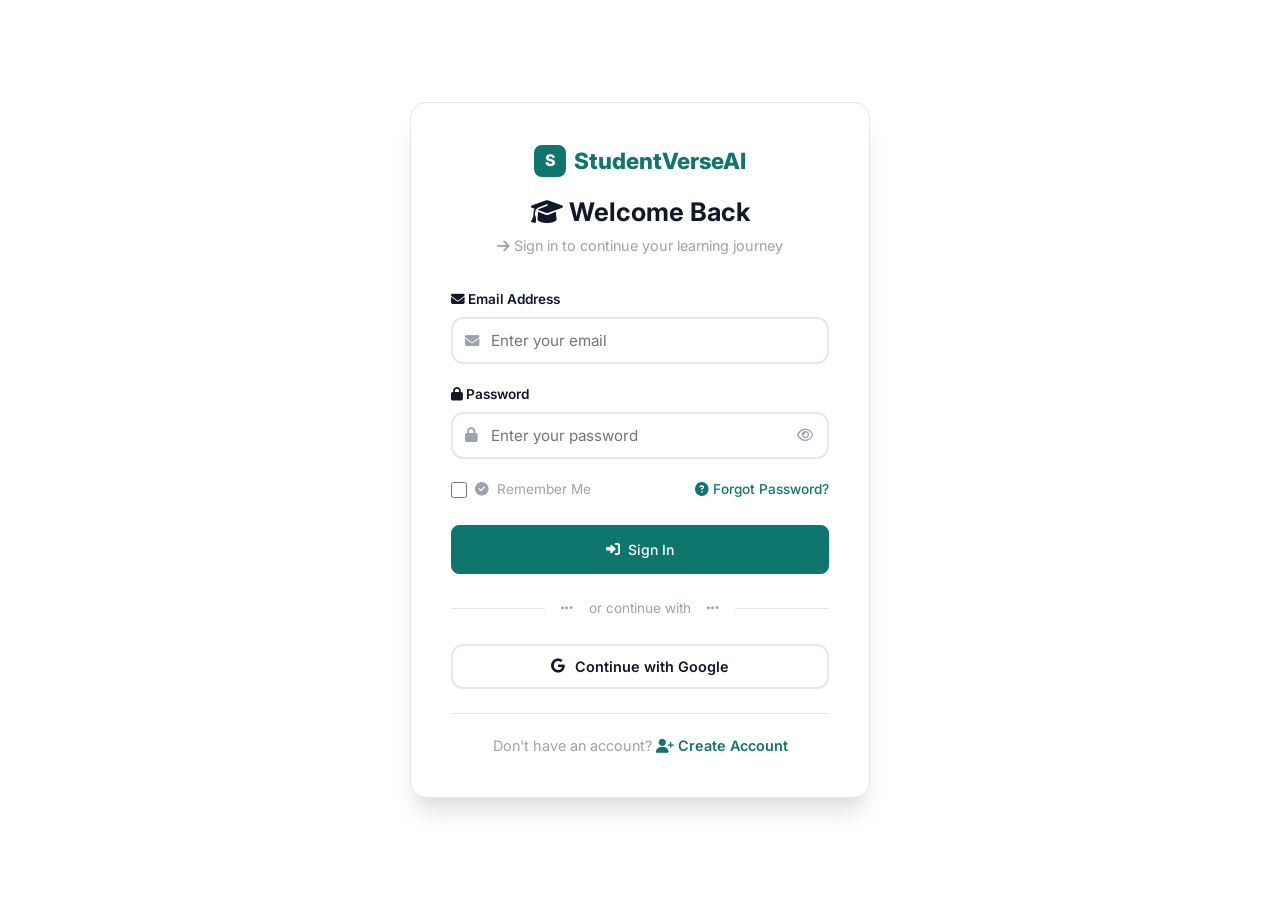
<file: login.html>
<!DOCTYPE html>
<html lang="en" data-theme="light">
<head>
  <meta charset="UTF-8">
  <meta name="viewport" content="width=device-width, initial-scale=1.0">
  <meta name="description" content="Login to StudentVerseAI">
  <title>Login - StudentVerseAI</title>
  <link rel="stylesheet" href="styles.css">
  <link rel="stylesheet" href="auth.css">
  <link rel="stylesheet" href="https://cdnjs.cloudflare.com/ajax/libs/font-awesome/6.5.1/css/all.min.css">
</head>
<body>

<div class="auth-page">
  <div class="auth-container">
    <div class="auth-box">
      <div class="auth-header">
        <a href="index.html" class="auth-logo">
          <span class="auth-logo-icon">S</span>
          StudentVerseAI
        </a>
        <h1><i class="fas fa-graduation-cap"></i> Welcome Back</h1>
        <p><i class="fas fa-arrow-right"></i> Sign in to continue your learning journey</p>
      </div>

      <form id="loginForm" novalidate>
        <div class="form-group">
          <label for="email"><i class="fas fa-envelope"></i> Email Address</label>
          <div class="input-wrapper">
            <span class="input-icon"><i class="fas fa-envelope"></i></span>
            <input type="email" id="email" placeholder="Enter your email" required>
          </div>
          <div class="error-text">Please enter a valid email address</div>
        </div>

        <div class="form-group">
          <label for="password"><i class="fas fa-lock"></i> Password</label>
          <div class="input-wrapper">
            <span class="input-icon"><i class="fas fa-lock"></i></span>
            <input type="password" id="password" placeholder="Enter your password" required minlength="6">
            <button type="button" class="toggle-password" aria-label="Toggle password visibility"><i class="far fa-eye"></i></button>
          </div>
          <div class="error-text">Password must be at least 6 characters</div>
        </div>

        <div class="form-row">
          <label class="remember">
            <input type="checkbox" id="rememberMe">
            <i class="fas fa-check-circle"></i> Remember Me
          </label>
          <a href="#" class="forgot-link"><i class="fas fa-question-circle"></i> Forgot Password?</a>
        </div>

        <button type="submit" class="btn btn-primary" style="width:100%;justify-content:center;padding:14px;gap:8px;">
          <i class="fas fa-sign-in-alt"></i> Sign In
        </button>
      </form>

      <div class="auth-divider"><i class="fas fa-ellipsis-h"></i> or continue with <i class="fas fa-ellipsis-h"></i></div>

      <button class="btn-google">
        <i class="fab fa-google"></i>
        Continue with Google
      </button>

      <div class="auth-footer">
        <p>Don't have an account? <a href="register.html"><i class="fas fa-user-plus"></i> Create Account</a></p>
      </div>
    </div>
  </div>
</div>

<script src="auth.js"></script>
</body>
</html>
</file>
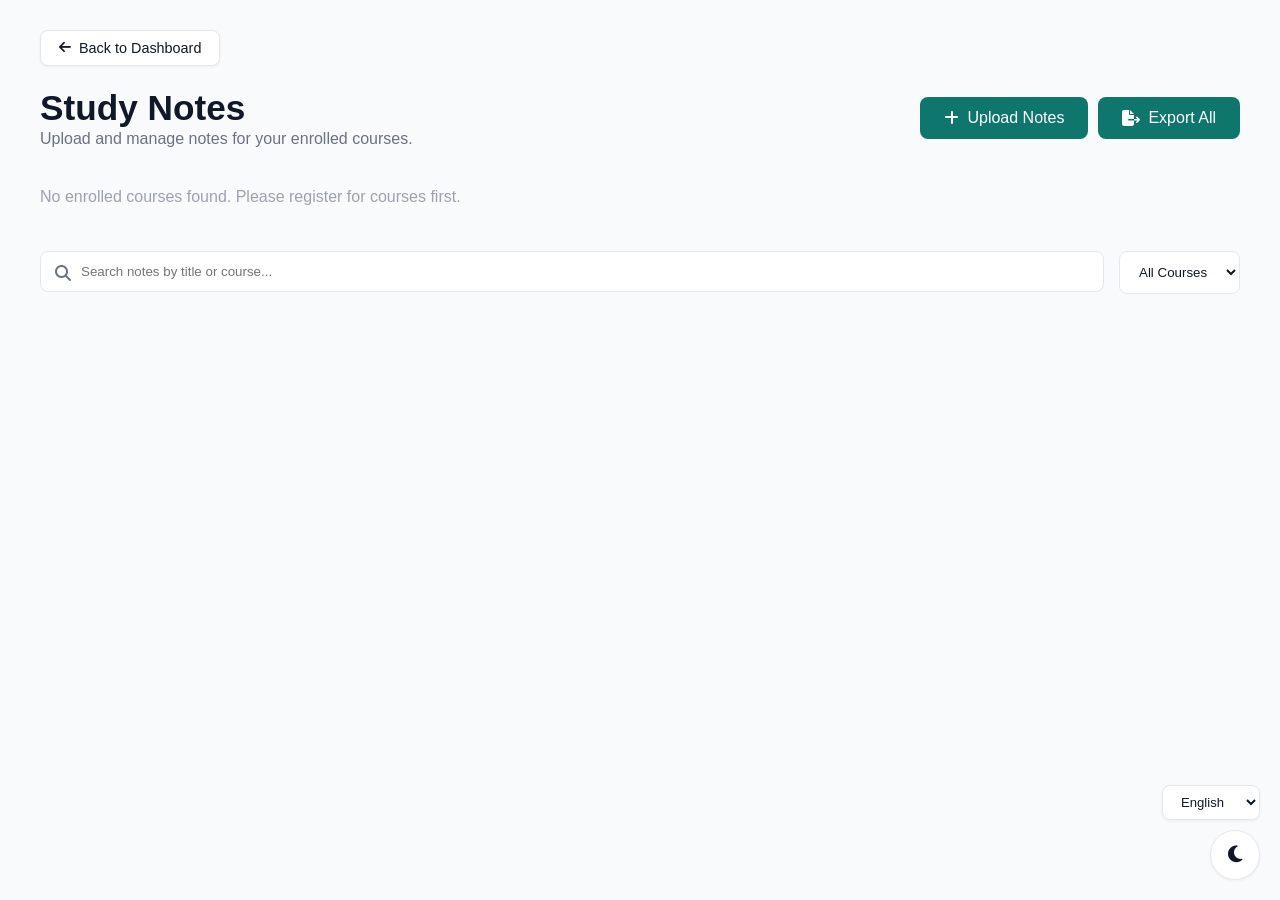
<file: notes.html>
<!DOCTYPE html>
<html lang="en" data-theme="light">
<head>
  <meta charset="UTF-8">
  <meta name="viewport" content="width=device-width, initial-scale=1.0">
  <title>Study Notes - StudentVerseAI</title>
  <link rel="stylesheet" href="https://cdnjs.cloudflare.com/ajax/libs/font-awesome/6.5.1/css/all.min.css">
  <link rel="stylesheet" href="css/notes.css">
</head>
<body>

  <button class="theme-toggle" id="themeToggle">
    <i class="fas fa-moon" id="themeIcon"></i>
  </button>

  <div class="language-selector">
    <select id="langSelect">
      <option value="en">English</option>
      <option value="ur">اردو</option>
      <option value="es">Español</option>
      <option value="ar">العربية</option>
    </select>
  </div>

  <div class="library-container fade-in">

    <a href="dashboard.html" class="back-btn">
      <i class="fas fa-arrow-left"></i> Back to Dashboard
    </a>

    <header class="top-section">
      <div class="header-text">
        <h1 data-i18n="title">Study Notes</h1>
        <p data-i18n="subtitle">Upload and manage notes for your enrolled courses.</p>
      </div>
      <div style="display:flex;gap:10px;flex-wrap:wrap;">
        <button class="primary-btn" id="openUploadModal" data-i18n="uploadBtn">
          <i class="fas fa-plus"></i> Upload Notes
        </button>
        <button class="primary-btn" id="exportNotesBtn" style="background:var(--primary);">
          <i class="fas fa-file-export"></i> Export All
        </button>
      </div>
    </header>

    <div class="categories-section" id="categoryContainer"></div>

    <section class="search-filter-section">
      <div class="search-box">
        <i class="fas fa-search"></i>
        <input type="text" id="searchInput" data-i18n="searchPlaceholder" placeholder="Search notes...">
      </div>
      <div class="filters">
        <select id="filterSubject"></select>
      </div>
    </section>

    <section class="notes-grid" id="notesGrid"></section>

  </div>

  <div class="modal-overlay" id="uploadModal">
    <div class="modal-content">
      <div class="modal-header">
        <h2 data-i18n="uploadModalTitle">Upload Notes</h2>
        <button class="close-modal" id="closeModal"><i class="fas fa-times"></i></button>
      </div>
      <form id="uploadForm">
        <div class="input-group">
          <label data-i18n="notesTitle">Notes Title</label>
          <input type="text" id="upTitle" data-i18n="notesTitlePlaceholder" placeholder="e.g. Chapter 1 Summary" required>
        </div>
        <div class="form-row">
          <div class="input-group">
            <label data-i18n="subject">Course</label>
            <select id="upSubject" required></select>
          </div>
          <div class="input-group">
            <label data-i18n="topic">Topic / Chapter</label>
            <input type="text" id="upTopic" data-i18n="topicPlaceholder" placeholder="e.g. Chapter 1, Linear Equations, etc." required>
          </div>
        </div>
        <div class="input-group">
          <label data-i18n="description">Description</label>
          <textarea id="upDesc" rows="3" data-i18n="descPlaceholder" placeholder="Brief details about these notes..." required></textarea>
        </div>
        <div class="file-upload" data-i18n="fileUpload">
          <i class="fas fa-cloud-upload-alt file-icon"></i>
          <p>Drag & drop or click to upload PDF/File</p>
          <input type="file" id="upFile" accept=".pdf,.doc,.docx,.txt,.png,.jpg">
        </div>
        <button type="submit" class="primary-btn full-width" data-i18n="uploadNow">
          <i class="fas fa-upload"></i> Upload Now
        </button>
      </form>
    </div>
  </div>

  <div class="modal-overlay" id="viewNoteModal">
    <div class="modal-content view-note-modal">
      <div class="modal-header">
        <h2 id="viewNoteTitle">Note Title</h2>
        <button class="close-modal" id="closeViewModal"><i class="fas fa-times"></i></button>
      </div>
      <div id="viewNoteBody" class="view-note-body"></div>
    </div>
  </div>

  <div id="toast" class="toast">Action Successful!</div>

  <script src="js/notes.js"></script>
</body>
</html>
</file>
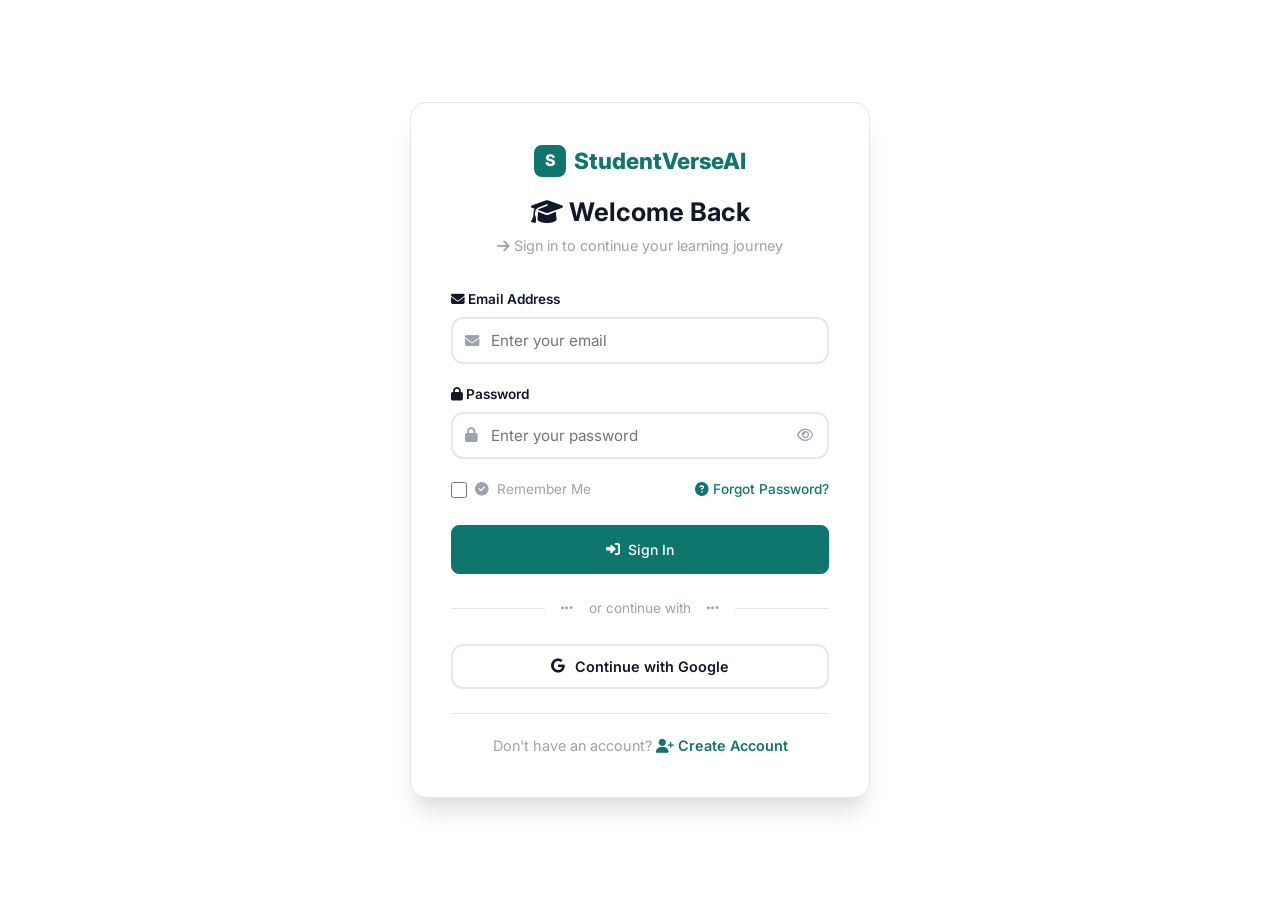
<file: profile.html>
<!DOCTYPE html>
<html lang="en" data-theme="light">
<head>
  <meta charset="UTF-8">
  <meta name="viewport" content="width=device-width, initial-scale=1.0">
  <title>My Profile - StudentVerseAI</title>
  <link rel="icon" href="data:image/svg+xml,<svg xmlns='http://www.w3.org/2000/svg' viewBox='0 0 32 32'><text y='28' font-size='28'>🎓</text></svg>">
  <link rel="stylesheet" href="https://cdnjs.cloudflare.com/ajax/libs/font-awesome/6.5.1/css/all.min.css">
  <link rel="stylesheet" href="css/profile.css">
</head>
<body>

<div class="container fade-in">
  <a href="dashboard.html" class="back-btn"><i class="fas fa-arrow-left"></i> Dashboard</a>

  <!-- ====== PROFILE HEADER ====== -->
  <div class="profile-banner" id="profileBanner">
    <div class="cover-wrapper" id="coverWrapper" title="Click to upload cover photo">
      <div class="cover-upload-overlay"><i class="fas fa-camera"></i> Change Cover</div>
      <div class="cover-placeholder" id="coverPlaceholder">
        <i class="fas fa-image"></i>
        <span>Cover Photo</span>
      </div>
      <img id="coverImage" class="cover-image" style="display:none" alt="Cover" />
    </div>
    <div class="profile-header-info">
      <div class="profile-avatar-wrapper" id="avatarWrapper" title="Click to upload profile photo">
        <div class="avatar-upload-overlay"><i class="fas fa-camera"></i></div>
        <div class="avatar-placeholder" id="avatarPlaceholder">
          <span id="avatarLetter">?</span>
        </div>
        <img id="avatarImage" class="profile-avatar" style="display:none" alt="Profile" />
      </div>
      <input type="file" id="headerPhotoInput" accept="image/jpeg,image/png,image/webp" hidden />
      <input type="file" id="headerCoverInput" accept="image/jpeg,image/png,image/webp" hidden />
      <div class="profile-name-section">
        <h1 id="profileName">Student</h1>
        <div class="student-badge"><i class="fas fa-graduation-cap"></i> Active Student</div>
        <div class="profile-meta">
          <span><i class="fas fa-university"></i> <span id="profileUni">University</span></span>
          <span><i class="fas fa-book"></i> <span id="profileDept">Department</span></span>
          <span><i class="fas fa-layer-group"></i> <span id="profileSem">Semester</span></span>
        </div>
        <div class="completion-mini">
          <div class="completion-mini-bar">
            <div class="completion-mini-fill" id="completionMiniFill"></div>
          </div>
          <span class="completion-mini-text" id="completionMiniText">0%</span>
        </div>
      </div>
    </div>
  </div>

  <!-- ====== PROFILE BODY ====== -->
  <div class="profile-body">
    <aside class="profile-sidebar" id="profileSidebar">
      <nav class="sidebar-nav">
        <a href="#" class="nav-item active" data-section="overview"><i class="fas fa-th-large"></i> Overview</a>
        <div class="nav-label">Profile Setup</div>
        <a href="#" class="nav-item" data-section="basic-info"><i class="fas fa-user"></i> Basic Information</a>
        <a href="#" class="nav-item" data-section="profile-photo"><i class="fas fa-camera"></i> Profile Photo</a>
        <a href="#" class="nav-item" data-section="cover-photo"><i class="fas fa-image"></i> Cover Photo</a>
        <a href="#" class="nav-item" data-section="bio"><i class="fas fa-quote-left"></i> About / Bio</a>
        <a href="#" class="nav-item" data-section="academic"><i class="fas fa-graduation-cap"></i> Qualifications</a>
        <a href="#" class="nav-item" data-section="skills"><i class="fas fa-code"></i> Skills</a>
        <a href="#" class="nav-item" data-section="resume"><i class="fas fa-file-alt"></i> Resume</a>
        <a href="#" class="nav-item" data-section="social-links"><i class="fas fa-link"></i> Social Links</a>
        <div class="nav-label">Portfolio</div>
        <a href="#" class="nav-item" data-section="projects"><i class="fas fa-folder-open"></i> Projects</a>
        <a href="#" class="nav-item" data-section="certifications"><i class="fas fa-certificate"></i> Certifications</a>
        <a href="#" class="nav-item" data-section="experience"><i class="fas fa-briefcase"></i> Experience</a>
        <a href="#" class="nav-item" data-section="achievements"><i class="fas fa-trophy"></i> Achievements</a>
        <div class="nav-label">Settings</div>
        <a href="#" class="nav-item" data-section="privacy"><i class="fas fa-shield-alt"></i> Privacy</a>
      </nav>
    </aside>

    <main class="profile-content" id="profileContent">

      <!-- ===== OVERVIEW ===== -->
      <div id="section-overview" class="section-content active">
        <div class="card">
          <h2><i class="fas fa-chart-pie"></i> Profile Completion</h2>
          <p class="card-desc">Complete your profile to reach 100%</p>
          <div class="completion-main">
            <div class="completion-main-bar">
              <div class="completion-main-fill" id="completionMainFill"></div>
            </div>
            <span class="completion-main-text" id="completionMainText">0% Complete</span>
          </div>
          <div class="completion-items" id="completionItems"></div>
        </div>

        <div class="card">
          <h2><i class="fas fa-user"></i> About</h2>
          <p class="card-desc" id="overviewBioPreview">Add a short introduction about yourself.</p>
          <div class="quick-stats" id="quickStats"></div>
        </div>
      </div>

      <!-- ===== BASIC INFO ===== -->
      <div id="section-basic-info" class="section-content">
        <div class="card">
          <h2><i class="fas fa-user"></i> Basic Information</h2>
          <p class="card-desc">Your core account details</p>
          <form id="formBasicInfo" class="section-form">
            <div class="form-group">
              <label>Full Name</label>
              <input type="text" id="basicName" class="form-input" required />
            </div>
            <div class="form-group">
              <label>Email Address</label>
              <input type="email" id="basicEmail" class="form-input" required />
            </div>
            <div class="form-group">
              <label>University</label>
              <input type="text" id="basicUni" class="form-input" />
            </div>
            <div class="form-group">
              <label>Department</label>
              <input type="text" id="basicDept" class="form-input" />
            </div>
            <div class="form-group">
              <label>Semester</label>
              <select id="basicSem" class="form-input">
                <option value="">Select semester</option>
                <option value="1">1st Semester</option>
                <option value="2">2nd Semester</option>
                <option value="3">3rd Semester</option>
                <option value="4">4th Semester</option>
                <option value="5">5th Semester</option>
                <option value="6">6th Semester</option>
                <option value="7">7th Semester</option>
                <option value="8">8th Semester</option>
              </select>
            </div>
            <button type="submit" class="btn btn-primary"><i class="fas fa-save"></i> Save Changes</button>
          </form>
        </div>
      </div>

      <!-- ===== PROFILE PHOTO ===== -->
      <div id="section-profile-photo" class="section-content">
        <div class="card">
          <h2><i class="fas fa-camera"></i> Profile Photo</h2>
          <p class="card-desc">Upload a profile photo (JPG, PNG, WEBP)</p>
          <div class="upload-area">
            <div class="upload-preview photo-preview" id="photoPreview">
              <div class="upload-placeholder"><i class="fas fa-user"></i><span>No Photo</span></div>
            </div>
            <div class="upload-actions">
              <button id="btnUploadPhoto" class="btn btn-primary"><i class="fas fa-upload"></i> Upload Photo</button>
              <button id="btnRemovePhoto" class="btn btn-outline" style="display:none"><i class="fas fa-trash"></i> Remove</button>
            </div>
          </div>
        </div>
      </div>

      <!-- ===== COVER PHOTO ===== -->
      <div id="section-cover-photo" class="section-content">
        <div class="card">
          <h2><i class="fas fa-image"></i> Cover Photo</h2>
          <p class="card-desc">Upload a cover photo (JPG, PNG, WEBP)</p>
          <div class="upload-area">
            <div class="upload-preview cover-preview" id="coverPreview">
              <div class="upload-placeholder"><i class="fas fa-image"></i><span>No Cover Image</span></div>
            </div>
            <div class="upload-actions">
              <button id="btnUploadCover" class="btn btn-primary"><i class="fas fa-upload"></i> Upload Cover</button>
              <button id="btnRemoveCover" class="btn btn-outline" style="display:none"><i class="fas fa-trash"></i> Remove</button>
            </div>
          </div>
        </div>
      </div>

      <!-- ===== BIO ===== -->
      <div id="section-bio" class="section-content">
        <div class="card">
          <h2><i class="fas fa-quote-left"></i> About / Bio</h2>
          <p class="card-desc">Add a short introduction about yourself.</p>
          <form id="formBio" class="section-form">
            <div class="form-group">
              <label><i class="fas fa-user"></i> Bio</label>
              <textarea id="bioText" class="form-input form-textarea" rows="3" placeholder="Tell us about yourself..."></textarea>
            </div>
            <div class="form-group">
              <label><i class="fas fa-heart"></i> Academic Interests</label>
              <textarea id="bioInterests" class="form-input form-textarea" rows="2" placeholder="Your academic interests..."></textarea>
            </div>
            <div class="form-group">
              <label><i class="fas fa-bullseye"></i> Career Goals</label>
              <textarea id="bioCareer" class="form-input form-textarea" rows="2" placeholder="Your career goals..."></textarea>
            </div>
            <div class="form-group">
              <label><i class="fas fa-info-circle"></i> Personal Introduction</label>
              <textarea id="bioIntro" class="form-input form-textarea" rows="3" placeholder="A brief personal introduction..."></textarea>
            </div>
            <button type="submit" class="btn btn-primary"><i class="fas fa-save"></i> Save Bio</button>
          </form>
        </div>
      </div>

      <!-- ===== QUALIFICATIONS ===== -->
      <div id="section-academic" class="section-content">
        <div class="card">
          <div class="section-header-row">
            <div>
              <h2><i class="fas fa-graduation-cap"></i> Qualifications</h2>
              <p class="card-desc">Add your School, College, and University details</p>
            </div>
            <button id="btnAddQual" class="btn btn-primary"><i class="fas fa-plus"></i> Add Qualification</button>
          </div>
          <div id="qualsList" class="items-grid"></div>
          <div id="qualsEmpty" class="empty-state">
            <div class="empty-icon"><i class="fas fa-graduation-cap"></i></div>
            <h3>No Qualifications Added Yet</h3>
            <p>Add your School, College, or University details to build your academic profile.</p>
            <button class="btn btn-primary btn-add-first" data-section="qualifications"><i class="fas fa-plus"></i> Add Your First Qualification</button>
          </div>
        </div>
      </div>

      <!-- ===== SKILLS ===== -->
      <div id="section-skills" class="section-content">
        <div class="card">
          <div class="section-header-row">
            <div>
              <h2><i class="fas fa-code"></i> Skills</h2>
              <p class="card-desc">Add your skills and competencies</p>
            </div>
            <button id="btnAddSkill" class="btn btn-primary"><i class="fas fa-plus"></i> Add Skill</button>
          </div>
          <div id="skillsList" class="skills-list"></div>
          <div id="skillsEmpty" class="empty-state">
            <div class="empty-icon"><i class="fas fa-code"></i></div>
            <h3>No Skills Added Yet</h3>
            <p>Start building your skill set by adding your first skill.</p>
            <button class="btn btn-primary btn-add-first" data-section="skills"><i class="fas fa-plus"></i> Add Your First Skill</button>
          </div>
        </div>
      </div>

      <!-- ===== RESUME ===== -->
      <div id="section-resume" class="section-content">
        <div class="card">
          <h2><i class="fas fa-file-alt"></i> Resume</h2>
          <p class="card-desc">Upload your resume (PDF, DOCX)</p>
          <div id="resumeEmpty" class="empty-state">
            <div class="empty-icon"><i class="fas fa-file-alt"></i></div>
            <h3>No Resume Uploaded Yet</h3>
            <p>Upload your resume to showcase your qualifications.</p>
            <input type="file" id="resumeInput" accept=".pdf,.docx" hidden />
            <button id="btnUploadResume" class="btn btn-primary"><i class="fas fa-upload"></i> Upload Resume</button>
          </div>
          <div id="resumeInfo" class="file-info" style="display:none">
            <div class="file-info-card">
              <div class="file-info-icon"><i class="fas fa-file-alt"></i></div>
              <div class="file-info-details">
                <strong id="resumeName">resume.pdf</strong>
                <small>Uploaded resume</small>
              </div>
              <div class="file-info-actions">
                <button id="btnViewResume" class="btn btn-sm btn-outline"><i class="fas fa-eye"></i> View</button>
                <button id="btnReplaceResume" class="btn btn-sm btn-primary"><i class="fas fa-sync"></i> Replace</button>
                <button id="btnDeleteResume" class="btn btn-sm btn-danger"><i class="fas fa-trash"></i> Delete</button>
              </div>
            </div>
          </div>
        </div>
      </div>

      <!-- ===== SOCIAL LINKS ===== -->
      <div id="section-social-links" class="section-content">
        <div class="card">
          <h2><i class="fas fa-link"></i> Social Links</h2>
          <p class="card-desc">Connect your social profiles (all optional)</p>
          <form id="formSocial" class="section-form">
            <div class="form-group">
              <label><i class="fab fa-linkedin" style="color:var(--primary);"></i> LinkedIn</label>
              <input type="url" id="socialLinkedin" class="form-input" placeholder="https://linkedin.com/in/your-profile" />
            </div>
            <div class="form-group">
              <label><i class="fab fa-github"></i> GitHub</label>
              <input type="url" id="socialGithub" class="form-input" placeholder="https://github.com/your-username" />
            </div>
            <div class="form-group">
              <label><i class="fas fa-globe" style="color:var(--primary);"></i> Portfolio Website</label>
              <input type="url" id="socialPortfolio" class="form-input" placeholder="https://your-portfolio.com" />
            </div>
            <div class="form-group">
              <label><i class="fab fa-behance" style="color:#1769ff;"></i> Behance</label>
              <input type="url" id="socialBehance" class="form-input" placeholder="https://behance.net/your-profile" />
            </div>
            <div class="form-group">
              <label><i class="fab fa-dribbble" style="color:#ea4c89;"></i> Dribbble</label>
              <input type="url" id="socialDribbble" class="form-input" placeholder="https://dribbble.com/your-username" />
            </div>
            <button type="submit" class="btn btn-primary"><i class="fas fa-save"></i> Save Social Links</button>
          </form>
        </div>
      </div>

      <!-- ===== PROJECTS ===== -->
      <div id="section-projects" class="section-content">
        <div class="card">
          <div class="section-header-row">
            <div>
              <h2><i class="fas fa-folder-open"></i> Projects</h2>
              <p class="card-desc">Showcase your work</p>
            </div>
            <button id="btnAddProject" class="btn btn-primary"><i class="fas fa-plus"></i> Add Project</button>
          </div>
          <div id="projectsList" class="items-grid"></div>
          <div id="projectsEmpty" class="empty-state">
            <div class="empty-icon"><i class="fas fa-folder-open"></i></div>
            <h3>No Projects Added Yet</h3>
            <p>Add your projects to showcase your work and skills.</p>
            <button class="btn btn-primary btn-add-first" data-section="projects"><i class="fas fa-plus"></i> Add Your First Project</button>
          </div>
        </div>
      </div>

      <!-- ===== CERTIFICATIONS ===== -->
      <div id="section-certifications" class="section-content">
        <div class="card">
          <div class="section-header-row">
            <div>
              <h2><i class="fas fa-certificate"></i> Certifications</h2>
              <p class="card-desc">Upload your certificates</p>
            </div>
            <button id="btnAddCert" class="btn btn-primary"><i class="fas fa-plus"></i> Add Certification</button>
          </div>
          <div id="certsList" class="items-grid"></div>
          <div id="certsEmpty" class="empty-state">
            <div class="empty-icon"><i class="fas fa-certificate"></i></div>
            <h3>No Certifications Added Yet</h3>
            <p>Add your certifications to highlight your achievements.</p>
            <button class="btn btn-primary btn-add-first" data-section="certifications"><i class="fas fa-plus"></i> Add Your First Certification</button>
          </div>
        </div>
      </div>

      <!-- ===== EXPERIENCE ===== -->
      <div id="section-experience" class="section-content">
        <div class="card">
          <div class="section-header-row">
            <div>
              <h2><i class="fas fa-briefcase"></i> Experience</h2>
              <p class="card-desc">Your professional journey</p>
            </div>
            <button id="btnAddExp" class="btn btn-primary"><i class="fas fa-plus"></i> Add Experience</button>
          </div>
          <div id="expList" class="items-grid"></div>
          <div id="expEmpty" class="empty-state">
            <div class="empty-icon"><i class="fas fa-briefcase"></i></div>
            <h3>No Experience Added Yet</h3>
            <p>Add your internships, jobs, volunteer work, or freelance experience.</p>
            <button class="btn btn-primary btn-add-first" data-section="experience"><i class="fas fa-plus"></i> Add Your First Experience</button>
          </div>
        </div>
      </div>

      <!-- ===== ACHIEVEMENTS ===== -->
      <div id="section-achievements" class="section-content">
        <div class="card">
          <div class="section-header-row">
            <div>
              <h2><i class="fas fa-trophy"></i> Achievements</h2>
              <p class="card-desc">Your accomplishments</p>
            </div>
            <button id="btnAddAchievement" class="btn btn-primary"><i class="fas fa-plus"></i> Add Achievement</button>
          </div>
          <div id="achievementsList" class="items-grid"></div>
          <div id="achievementsEmpty" class="empty-state">
            <div class="empty-icon"><i class="fas fa-trophy"></i></div>
            <h3>No Achievements Added Yet</h3>
            <p>Highlight your accomplishments and awards.</p>
            <button class="btn btn-primary btn-add-first" data-section="achievements"><i class="fas fa-plus"></i> Add Your First Achievement</button>
          </div>
        </div>
      </div>

      <!-- ===== PRIVACY ===== -->
      <div id="section-privacy" class="section-content">
        <div class="card">
          <h2><i class="fas fa-shield-alt"></i> Privacy Controls</h2>
          <p class="card-desc">Control who can see your profile</p>
          <form id="formPrivacy" class="section-form">
            <div class="radio-group">
              <label class="radio-label">
                <input type="radio" name="privacy" value="public" checked />
                <div>
                  <strong>Public</strong>
                  <small>Anyone can view your profile</small>
                </div>
              </label>
              <label class="radio-label">
                <input type="radio" name="privacy" value="students" />
                <div>
                  <strong>Students Only</strong>
                  <small>Only registered students can view</small>
                </div>
              </label>
              <label class="radio-label">
                <input type="radio" name="privacy" value="connections" />
                <div>
                  <strong>Connections Only</strong>
                  <small>Only your connections can view</small>
                </div>
              </label>
              <label class="radio-label">
                <input type="radio" name="privacy" value="private" />
                <div>
                  <strong>Private</strong>
                  <small>Only you can view your profile</small>
                </div>
              </label>
            </div>
            <button type="submit" class="btn btn-primary"><i class="fas fa-save"></i> Save Privacy Settings</button>
          </form>
        </div>
      </div>

    </main>
  </div>
</div>

<!-- ===== MODALS ===== -->
<div class="modal-overlay" id="qualModal">
  <div class="modal">
    <div class="modal-header">
      <h3 id="qualModalTitle">Add Qualification</h3>
      <button class="modal-close" data-modal="qualModal">&times;</button>
    </div>
    <form id="formQual" class="modal-form">
      <input type="hidden" id="qualEditId" />
      <div class="form-group">
        <label>Type <span class="required">*</span></label>
        <select id="qualType" class="form-input">
          <option value="School">School</option>
          <option value="College">College</option>
          <option value="University">University</option>
        </select>
      </div>
      <div class="form-group">
        <label>Institution Name <span class="required">*</span></label>
        <input type="text" id="qualName" class="form-input" required />
      </div>
      <div class="form-group">
        <label>Department / Field of Study</label>
        <input type="text" id="qualDept" class="form-input" placeholder="e.g. Science, Computer Science" />
      </div>
      <div class="form-group">
        <label>Semester (if applicable)</label>
        <select id="qualSem" class="form-input">
          <option value="">Not applicable</option>
          <option value="1">1st Semester</option>
          <option value="2">2nd Semester</option>
          <option value="3">3rd Semester</option>
          <option value="4">4th Semester</option>
          <option value="5">5th Semester</option>
          <option value="6">6th Semester</option>
          <option value="7">7th Semester</option>
          <option value="8">8th Semester</option>
        </select>
      </div>
      <div class="form-group">
        <label>Degree / Certificate</label>
        <input type="text" id="qualDegree" class="form-input" placeholder="e.g. Matric, Intermediate, B.Sc." />
      </div>
      <div class="form-group">
        <label>Year of Completion / Expected Graduation</label>
        <input type="text" id="qualGrad" class="form-input" placeholder="e.g. 2028" />
      </div>
      <div class="form-group">
        <label>Location</label>
        <input type="text" id="qualLocation" class="form-input" placeholder="City, Country" />
      </div>
      <div class="modal-actions">
        <button type="button" class="btn btn-outline" data-modal="qualModal">Cancel</button>
        <button type="submit" class="btn btn-primary">Save Qualification</button>
      </div>
    </form>
  </div>
</div>

<div class="modal-overlay" id="projectModal">
  <div class="modal">
    <div class="modal-header">
      <h3 id="projectModalTitle">Add Project</h3>
      <button class="modal-close" data-modal="projectModal">&times;</button>
    </div>
    <form id="formProject" class="modal-form">
      <input type="hidden" id="projectEditId" />
      <div class="form-group">
        <label>Project Name <span class="required">*</span></label>
        <input type="text" id="projectName" class="form-input" required />
      </div>
      <div class="form-group">
        <label>Description</label>
        <textarea id="projectDesc" class="form-input form-textarea" rows="3"></textarea>
      </div>
      <div class="form-group">
        <label>Technologies Used</label>
        <input type="text" id="projectTech" class="form-input" placeholder="e.g. React, Node.js, Python" />
      </div>
      <div class="form-group">
        <label>Project Image</label>
        <input type="file" id="projectImage" accept="image/jpeg,image/png,image/webp" />
      </div>
      <div class="form-group">
        <label>GitHub Link</label>
        <input type="url" id="projectGithub" class="form-input" placeholder="https://github.com/..." />
      </div>
      <div class="form-group">
        <label>Live Demo Link</label>
        <input type="url" id="projectDemo" class="form-input" placeholder="https://..." />
      </div>
      <div class="modal-actions">
        <button type="button" class="btn btn-outline" data-modal="projectModal">Cancel</button>
        <button type="submit" class="btn btn-primary">Save Project</button>
      </div>
    </form>
  </div>
</div>

<div class="modal-overlay" id="certModal">
  <div class="modal">
    <div class="modal-header">
      <h3 id="certModalTitle">Add Certification</h3>
      <button class="modal-close" data-modal="certModal">&times;</button>
    </div>
    <form id="formCert" class="modal-form">
      <input type="hidden" id="certEditId" />
      <div class="form-group">
        <label>Certificate Title <span class="required">*</span></label>
        <input type="text" id="certTitle" class="form-input" required />
      </div>
      <div class="form-group">
        <label>Organization</label>
        <input type="text" id="certOrg" class="form-input" />
      </div>
      <div class="form-group">
        <label>Issue Date</label>
        <input type="date" id="certDate" class="form-input" />
      </div>
      <div class="form-group">
        <label>Certificate File (PDF, DOCX, Image)</label>
        <input type="file" id="certFile" accept=".pdf,.docx,image/jpeg,image/png,image/webp" />
      </div>
      <div class="modal-actions">
        <button type="button" class="btn btn-outline" data-modal="certModal">Cancel</button>
        <button type="submit" class="btn btn-primary">Save Certification</button>
      </div>
    </form>
  </div>
</div>

<div class="modal-overlay" id="expModal">
  <div class="modal">
    <div class="modal-header">
      <h3 id="expModalTitle">Add Experience</h3>
      <button class="modal-close" data-modal="expModal">&times;</button>
    </div>
    <form id="formExp" class="modal-form">
      <input type="hidden" id="expEditId" />
      <div class="form-group">
        <label>Title / Position <span class="required">*</span></label>
        <input type="text" id="expTitle" class="form-input" required />
      </div>
      <div class="form-group">
        <label>Organization</label>
        <input type="text" id="expOrg" class="form-input" />
      </div>
      <div class="form-group">
        <label>Type</label>
        <select id="expType" class="form-input">
          <option value="internship">Internship</option>
          <option value="volunteer">Volunteer Work</option>
          <option value="part-time">Part-Time Job</option>
          <option value="freelance">Freelance</option>
          <option value="research">Research Work</option>
          <option value="other">Other</option>
        </select>
      </div>
      <div class="form-row">
        <div class="form-group">
          <label>Start Date</label>
          <input type="date" id="expStart" class="form-input" />
        </div>
        <div class="form-group">
          <label>End Date</label>
          <input type="date" id="expEnd" class="form-input" />
        </div>
      </div>
      <div class="form-group">
        <label>
          <input type="checkbox" id="expCurrent" /> I currently work here
        </label>
      </div>
      <div class="form-group">
        <label>Description</label>
        <textarea id="expDesc" class="form-input form-textarea" rows="3"></textarea>
      </div>
      <div class="modal-actions">
        <button type="button" class="btn btn-outline" data-modal="expModal">Cancel</button>
        <button type="submit" class="btn btn-primary">Save Experience</button>
      </div>
    </form>
  </div>
</div>

<div class="modal-overlay" id="achievementModal">
  <div class="modal">
    <div class="modal-header">
      <h3 id="achModalTitle">Add Achievement</h3>
      <button class="modal-close" data-modal="achievementModal">&times;</button>
    </div>
    <form id="formAchievement" class="modal-form">
      <input type="hidden" id="achEditId" />
      <div class="form-group">
        <label>Title <span class="required">*</span></label>
        <input type="text" id="achTitle" class="form-input" required />
      </div>
      <div class="form-group">
        <label>Description</label>
        <textarea id="achDesc" class="form-input form-textarea" rows="3"></textarea>
      </div>
      <div class="form-group">
        <label>Date</label>
        <input type="date" id="achDate" class="form-input" />
      </div>
      <div class="modal-actions">
        <button type="button" class="btn btn-outline" data-modal="achievementModal">Cancel</button>
        <button type="submit" class="btn btn-primary">Save Achievement</button>
      </div>
    </form>
  </div>
</div>

<script src="js/profile.js"></script>
</body>
</html>
</file>
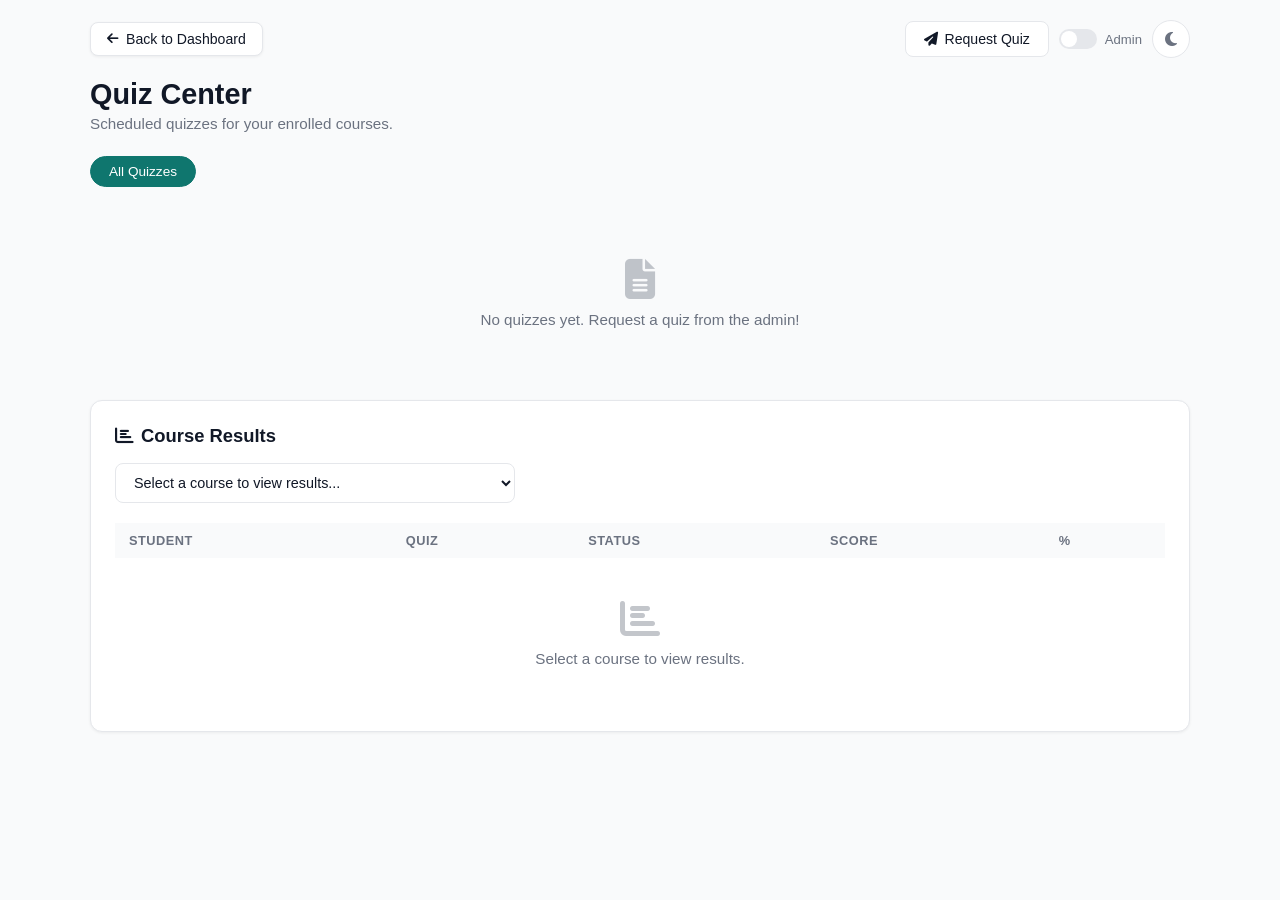
<file: quiz.html>
<!DOCTYPE html>
<html lang="en">
<head>
    <meta charset="UTF-8">
    <meta name="viewport" content="width=device-width, initial-scale=1.0">
    <title>Quiz Center - StudentVerseAI</title>
    <link rel="stylesheet" href="https://cdnjs.cloudflare.com/ajax/libs/font-awesome/6.5.1/css/all.min.css">
    <link rel="stylesheet" href="css/quiz.css">
</head>
<body>

    <div class="container fade-in">

        <div class="top-bar">
            <a href="dashboard.html" class="back-btn"><i class="fas fa-arrow-left"></i> Back to Dashboard</a>
            <div style="display:flex;align-items:center;gap:10px;">
                <button class="btn btn-outline" id="openRequestModal"><i class="fas fa-paper-plane"></i> Request Quiz</button>
                <label class="admin-toggle-label">
                    <input type="checkbox" id="adminToggle">
                    <span class="admin-toggle-slider"></span>
                    <span class="admin-toggle-text">Admin</span>
                </label>
                <button class="theme-toggle" id="themeToggle" title="Toggle Theme">
                    <i class="fas fa-sun" id="themeIcon"></i>
                </button>
            </div>
        </div>

        <!-- ===== VIEW 1: QUIZ DASHBOARD ===== -->
        <div id="quizDashboardView" class="view-section active">

            <header class="page-header">
                <div>
                    <h1>Quiz Center</h1>
                    <p class="subtitle">Scheduled quizzes for your enrolled courses.</p>
                </div>
            </header>

            <div class="categories-section" id="categoryContainer"></div>

            <div class="quiz-grid" id="quizGrid"></div>

            <!-- Admin Panel -->
            <div id="adminPanel" class="admin-panel hidden">
                <div class="section-header" style="display:flex;justify-content:space-between;align-items:center;flex-wrap:wrap;gap:12px;">
                    <h2><i class="fas fa-tasks"></i> Admin Panel — Pending Requests</h2>
                    <button class="btn btn-outline btn-sm" id="openCreateModal"><i class="fas fa-plus"></i> Create Directly</button>
                </div>
                <div id="requestList" class="request-list"></div>
                <div id="requestEmpty" class="empty-state">
                    <i class="fas fa-check-circle"></i>
                    <p>No pending requests. All caught up!</p>
                </div>
            </div>

            <!-- Course Results -->
            <section class="results-section">
                <div class="section-header">
                    <h2><i class="fas fa-chart-bar"></i> Course Results</h2>
                </div>
                <div class="results-controls">
                    <select id="resultsCourseSelect" class="results-select"></select>
                </div>
                <div class="table-responsive">
                    <table>
                        <thead>
                            <tr>
                                <th>Student</th>
                                <th>Quiz</th>
                                <th>Status</th>
                                <th>Score</th>
                                <th>%</th>
                            </tr>
                        </thead>
                        <tbody id="resultsBody"></tbody>
                    </table>
                </div>
                <div id="resultsEmpty" class="empty-state">
                    <i class="fas fa-chart-bar"></i>
                    <p>Select a course to view results.</p>
                </div>
            </section>
        </div>

        <!-- ===== VIEW 2: ACTIVE QUIZ ===== -->
        <div id="activeQuizView" class="view-section hidden">

            <div class="quiz-header-card">
                <div>
                    <span class="badge" id="activeQuizSubject">JavaScript</span>
                    <h3 id="questionCountText">Question 1 of 10</h3>
                </div>
                <div class="timer-box" id="timerBox">
                    <i class="fas fa-stopwatch"></i> <span id="timeText">10:00</span>
                </div>
            </div>

            <div class="progress-track">
                <div class="progress-fill" id="quizProgressBar" style="width:10%"></div>
            </div>

            <div class="question-card">
                <h2 id="questionText">What does HTML stand for?</h2>
                <div class="options-grid" id="optionsGrid"></div>
            </div>

            <div class="quiz-footer">
                <button class="btn btn-outline" id="quitQuizBtn"><i class="fas fa-times"></i> Quit</button>
                <button class="btn btn-primary" id="nextBtn">Next <i class="fas fa-arrow-right"></i></button>
            </div>
        </div>

        <!-- ===== VIEW 3: RESULT ===== -->
        <div id="resultView" class="view-section hidden">
            <div class="result-card">
                <h1 class="result-title">Quiz Complete!</h1>
                <p class="result-subtitle" id="resultMsg">Great effort! Here's how you did.</p>

                <div class="score-circle-container">
                    <svg viewBox="0 0 36 36" class="circular-chart">
                        <path class="circle-bg" d="M18 2.0845 a 15.9155 15.9155 0 0 1 0 31.831 a 15.9155 15.9155 0 0 1 0 -31.831" />
                        <path class="circle" id="scoreCircle" stroke-dasharray="0, 100" d="M18 2.0845 a 15.9155 15.9155 0 0 1 0 31.831 a 15.9155 15.9155 0 0 1 0 -31.831" />
                        <text x="18" y="20.35" class="percentage" id="scoreText">0%</text>
                    </svg>
                </div>

                <div class="stats-grid">
                    <div class="stat-box stat-correct">
                        <i class="fas fa-check-circle"></i>
                        <h3 id="correctAnswers">0</h3>
                        <p>Correct</p>
                    </div>
                    <div class="stat-box stat-wrong">
                        <i class="fas fa-times-circle"></i>
                        <h3 id="wrongAnswers">0</h3>
                        <p>Wrong</p>
                    </div>
                    <div class="stat-box stat-score">
                        <i class="fas fa-bullseye"></i>
                        <h3 id="totalScore">0/0</h3>
                        <p>Score</p>
                    </div>
                </div>

                <div class="action-buttons">
                    <button class="btn btn-primary" id="retakeBtn"><i class="fas fa-redo"></i> Back to Quizzes</button>
                    <button class="btn btn-outline" id="goDashboardBtn"><i class="fas fa-arrow-left"></i> Dashboard</button>
                </div>
            </div>
        </div>

    </div>

    <!-- ===== REQUEST QUIZ MODAL ===== -->
    <div class="modal-overlay" id="requestQuizModal">
        <div class="modal-content" style="max-width:480px;">
            <div class="modal-header">
                <h2>Request a Quiz</h2>
                <button class="close-modal" id="closeRequestModal">&times;</button>
            </div>
            <form id="requestQuizForm">
                <div class="input-group">
                    <label>Quiz Title</label>
                    <input type="text" id="requestTitle" placeholder="e.g. Midterm Review" required>
                </div>
                <div class="input-group">
                    <label>Course</label>
                    <select id="requestCourse" required></select>
                </div>
                <div class="form-row">
                    <div class="input-group">
                        <label>Preferred Date</label>
                        <input type="date" id="requestDate" required>
                    </div>
                    <div class="input-group">
                        <label>Preferred Time</label>
                        <input type="time" id="requestTime" required>
                    </div>
                </div>
                <div class="input-group">
                    <label>Type</label>
                    <select id="requestType">
                        <option value="self">For Myself</option>
                        <option value="group">For My Group / Class</option>
                    </select>
                </div>
                <button type="submit" class="btn btn-primary full-width"><i class="fas fa-paper-plane"></i> Submit Request</button>
            </form>
        </div>
    </div>

    <!-- ===== ADMIN CREATE QUIZ MODAL ===== -->
    <div class="modal-overlay" id="createQuizModal">
        <div class="modal-content">
            <div class="modal-header">
                <h2><i class="fas fa-shield-alt"></i> Admin: Create Quiz</h2>
                <button class="close-modal" id="closeCreateModal">&times;</button>
            </div>
            <form id="createQuizForm">
                <div class="form-row">
                    <div class="input-group">
                        <label>Quiz Title</label>
                        <input type="text" id="adminQuizTitle" placeholder="e.g. Midterm Review" required>
                    </div>
                    <div class="input-group">
                        <label>Course</label>
                        <select id="adminQuizCourse" required></select>
                    </div>
                </div>
                <div class="form-row">
                    <div class="input-group">
                        <label>Scheduled Date</label>
                        <input type="date" id="adminScheduledDate" required>
                    </div>
                    <div class="input-group">
                        <label>Scheduled Time</label>
                        <input type="time" id="adminScheduledTime" value="10:00" required>
                    </div>
                </div>
                <div class="input-group">
                    <label>Duration (minutes)</label>
                    <input type="number" id="adminQuizDuration" value="15" min="1" max="120" required>
                </div>

                <div class="questions-section">
                    <h3 style="font-size:1rem;margin-bottom:12px;">Questions</h3>
                    <div id="adminQuestionList"></div>
                    <button type="button" class="btn btn-outline btn-sm" id="addAdminQuestionBtn" style="margin-top:8px;"><i class="fas fa-plus"></i> Add Question</button>
                </div>

                <button type="submit" class="btn btn-primary full-width" style="margin-top:20px;">
                    <i class="fas fa-calendar-check"></i> Schedule Quiz
                </button>
            </form>
        </div>
    </div>

    <!-- ===== START QUIZ CONFIRM MODAL ===== -->
    <div class="modal-overlay" id="startQuizModal">
        <div class="modal-content" style="max-width:400px;text-align:center;">
            <div class="modal-header" style="border:none;padding-bottom:0;">
                <h2 id="startQuizTitle">Quiz Title</h2>
                <button class="close-modal" id="closeStartModal">&times;</button>
            </div>
            <div style="padding:20px 0;">
                <p id="startQuizInfo" style="color:var(--text-muted);margin-bottom:16px;">5 questions &middot; 10 minutes</p>
                <p style="color:var(--text-muted);font-size:0.85rem;">You cannot pause once started. Good luck!</p>
            </div>
            <div style="display:flex;gap:10px;justify-content:center;">
                <button class="btn btn-outline" id="cancelStartBtn">Cancel</button>
                <button class="btn btn-primary" id="confirmStartBtn"><i class="fas fa-play"></i> Start Quiz</button>
            </div>
        </div>
    </div>

    <div id="toast" class="toast">Action Successful!</div>

    <script src="js/quiz.js"></script>
</body>
</html>
</file>
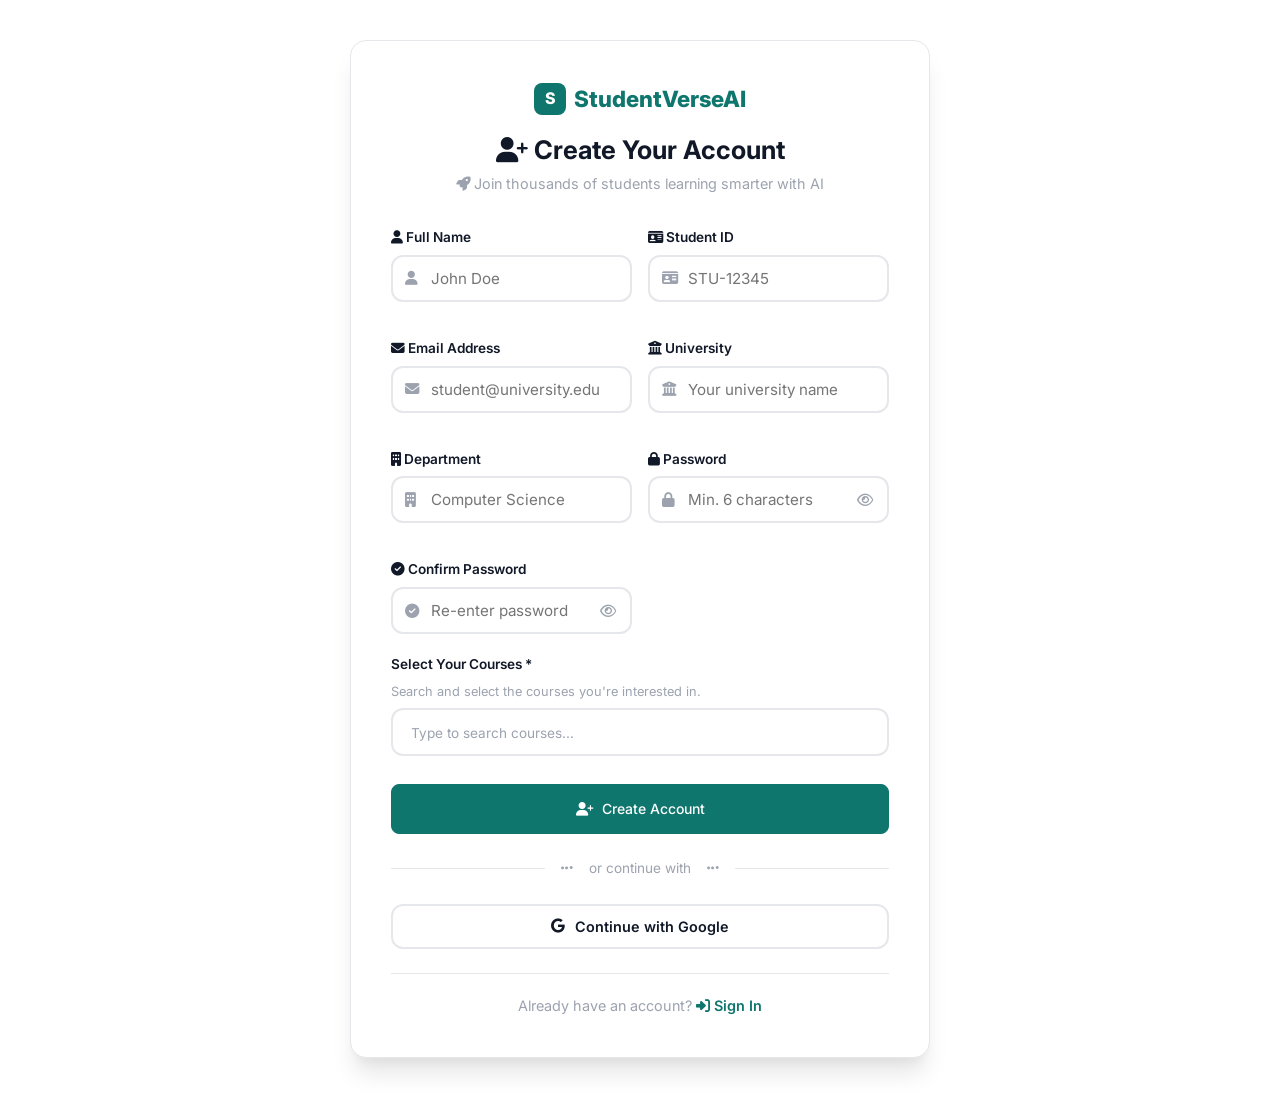
<file: register.html>
<!DOCTYPE html>
<html lang="en" data-theme="light">
<head>
  <meta charset="UTF-8">
  <meta name="viewport" content="width=device-width, initial-scale=1.0">
  <meta name="description" content="Create your StudentVerseAI account">
  <title>Register - StudentVerseAI</title>
  <link rel="stylesheet" href="styles.css">
  <link rel="stylesheet" href="auth.css">
  <link rel="stylesheet" href="https://cdnjs.cloudflare.com/ajax/libs/font-awesome/6.5.1/css/all.min.css">
</head>
<body>

<div class="auth-page">
  <div class="auth-container" style="max-width:580px;">
    <div class="auth-box">
      <div class="auth-header">
        <a href="index.html" class="auth-logo">
          <span class="auth-logo-icon">S</span>
          StudentVerseAI
        </a>
        <h1><i class="fas fa-user-plus"></i> Create Your Account</h1>
        <p><i class="fas fa-rocket"></i> Join thousands of students learning smarter with AI</p>
      </div>

      <form id="registerForm" novalidate>
        <div class="form-grid">
          <div class="form-group">
            <label for="fullName"><i class="fas fa-user"></i> Full Name</label>
            <div class="input-wrapper">
              <span class="input-icon"><i class="fas fa-user"></i></span>
              <input type="text" id="fullName" placeholder="John Doe" required>
            </div>
            <div class="error-text">Please enter your full name</div>
          </div>

          <div class="form-group">
            <label for="studentId"><i class="fas fa-id-card"></i> Student ID</label>
            <div class="input-wrapper">
              <span class="input-icon"><i class="fas fa-id-card"></i></span>
              <input type="text" id="studentId" placeholder="STU-12345" required>
            </div>
            <div class="error-text">Please enter your student ID</div>
          </div>

          <div class="form-group">
            <label for="regEmail"><i class="fas fa-envelope"></i> Email Address</label>
            <div class="input-wrapper">
              <span class="input-icon"><i class="fas fa-envelope"></i></span>
              <input type="email" id="regEmail" placeholder="student@university.edu" required>
            </div>
            <div class="error-text">Please enter a valid email address</div>
          </div>

          <div class="form-group">
            <label for="university"><i class="fas fa-university"></i> University</label>
            <div class="input-wrapper">
              <span class="input-icon"><i class="fas fa-university"></i></span>
              <input type="text" id="university" placeholder="Your university name" required>
            </div>
            <div class="error-text">Please enter your university</div>
          </div>

          <div class="form-group">
            <label for="department"><i class="fas fa-building"></i> Department</label>
            <div class="input-wrapper">
              <span class="input-icon"><i class="fas fa-building"></i></span>
              <input type="text" id="department" placeholder="Computer Science" required>
            </div>
            <div class="error-text">Please enter your department</div>
          </div>

          <div class="form-group">
            <label for="regPassword"><i class="fas fa-lock"></i> Password</label>
            <div class="input-wrapper">
              <span class="input-icon"><i class="fas fa-lock"></i></span>
              <input type="password" id="regPassword" placeholder="Min. 6 characters" required minlength="6">
              <button type="button" class="toggle-password" aria-label="Toggle password visibility"><i class="far fa-eye"></i></button>
            </div>
            <div class="password-strength" id="passwordStrength">
              <span></span>
              <span></span>
              <span></span>
            </div>
            <div class="error-text">Password must be at least 6 characters</div>
          </div>

          <div class="form-group">
            <label for="confirmPassword"><i class="fas fa-check-circle"></i> Confirm Password</label>
            <div class="input-wrapper">
              <span class="input-icon"><i class="fas fa-check-circle"></i></span>
              <input type="password" id="confirmPassword" placeholder="Re-enter password" required minlength="6">
              <button type="button" class="toggle-password" aria-label="Toggle password visibility"><i class="far fa-eye"></i></button>
            </div>
            <div class="error-text">Passwords do not match</div>
          </div>
        </div>

        <div class="form-group" style="grid-column:1/-1;">
          <label>Select Your Courses <span class="required">*</span></label>
          <p style="font-size:0.8rem;color:var(--text-muted);margin-bottom:6px;">Search and select the courses you're interested in.</p>
          <div class="course-multiselect" id="courseMultiselect">
            <div class="course-multiselect-tags" id="selectedTags"></div>
            <input type="text" class="course-multiselect-input" id="courseSearchInput" placeholder="Type to search courses..." autocomplete="off">
            <div class="course-multiselect-dropdown" id="courseDropdown"></div>
          </div>
          <div class="error-text" id="courseError">Please select at least one course</div>
        </div>

        <button type="submit" class="btn btn-primary" style="width:100%;justify-content:center;padding:14px;margin-top:8px;gap:8px;">
          <i class="fas fa-user-plus"></i> Create Account
        </button>
      </form>

      <div class="auth-divider"><i class="fas fa-ellipsis-h"></i> or continue with <i class="fas fa-ellipsis-h"></i></div>

      <button class="btn-google">
        <i class="fab fa-google"></i>
        Continue with Google
      </button>

      <div class="auth-footer">
        <p>Already have an account? <a href="login.html"><i class="fas fa-sign-in-alt"></i> Sign In</a></p>
      </div>
    </div>
  </div>
</div>

<script src="auth.js"></script>
</body>
</html>
</file>
<file: styles.css>
/* Inter font import */
@import url('https://fonts.googleapis.com/css2?family=Inter:wght@300;400;500;600;700;800&display=swap');

:root {
  --primary: #0F766E;
  --primary-dark: #0D6B63;
  --primary-light: #14B8A6;
  --secondary: #14B8A6;
  --secondary-light: #5EEAD4;
  --accent: #0F766E;
  --accent-light: #14B8A6;
  --gradient: linear-gradient(135deg, #0F766E, #14B8A6);
  --warning: #D97706;
  --warning-light: #FDE68A;
  --danger: #DC2626;
  --danger-light: #FCA5A5;
  --success: #16A34A;
  --success-light: #BBF7D0;
  --info: #2563EB;
  --info-light: #93C5FD;
  --bg: #FFFFFF;
  --bg-alt: #F8FAFC;
  --card: #FFFFFF;
  --card-hover: #F1F5F9;
  --text: #111827;
  --text-secondary: #6B7280;
  --text-muted: #9CA3AF;
  --border: #E5E7EB;
  --border-light: #F3F4F6;
  --shadow: 0 1px 2px rgba(0,0,0,0.05);
  --shadow-md: 0 4px 6px -1px rgba(0,0,0,0.07), 0 2px 4px -1px rgba(0,0,0,0.04);
  --shadow-lg: 0 10px 15px -3px rgba(0,0,0,0.08), 0 4px 6px -2px rgba(0,0,0,0.04);
  --shadow-xl: 0 20px 25px -5px rgba(0,0,0,0.1), 0 10px 10px -5px rgba(0,0,0,0.04);
  --radius: 12px;
  --radius-lg: 16px;
  --radius-xl: 20px;
  --radius-sm: 8px;
  --transition: all 0.2s cubic-bezier(0.4, 0, 0.2, 1);
  --font: 'Inter', -apple-system, BlinkMacSystemFont, 'Segoe UI', sans-serif;
  --font-mono: 'SF Mono', 'Fira Code', 'Fira Mono', monospace;
  --nav-height: 64px;
  --sidebar-width: 280px;
}

[data-theme="dark"] {
  --primary: #14B8A6;
  --primary-dark: #0F766E;
  --primary-light: #5EEAD4;
  --secondary: #14B8A6;
  --secondary-light: #5EEAD4;
  --accent: #14B8A6;
  --accent-light: #5EEAD4;
  --warning: #F59E0B;
  --warning-light: #D97706;
  --danger: #EF4444;
  --danger-light: #DC2626;
  --success: #22C55E;
  --success-light: #16A34A;
  --info: #3B82F6;
  --info-light: #2563EB;
  --bg: #111827;
  --bg-alt: #1F2937;
  --card: #1F2937;
  --card-hover: #374151;
  --text: #F9FAFB;
  --text-secondary: #D1D5DB;
  --text-muted: #9CA3AF;
  --border: #374151;
  --border-light: #1F2937;
  --shadow: 0 1px 2px rgba(0,0,0,0.2);
  --shadow-md: 0 4px 6px -1px rgba(0,0,0,0.3), 0 2px 4px -1px rgba(0,0,0,0.2);
  --shadow-lg: 0 10px 15px -3px rgba(0,0,0,0.4), 0 4px 6px -2px rgba(0,0,0,0.2);
  --shadow-xl: 0 20px 25px -5px rgba(0,0,0,0.5), 0 10px 10px -5px rgba(0,0,0,0.3);
}

*, *::before, *::after {
  margin: 0;
  padding: 0;
  box-sizing: border-box;
}

html {
  scroll-behavior: smooth;
  font-size: 16px;
  -webkit-font-smoothing: antialiased;
  -moz-osx-font-smoothing: grayscale;
}

body {
  font-family: var(--font);
  background: var(--bg);
  color: var(--text);
  line-height: 1.6;
  transition: var(--transition);
  overflow-x: hidden;
  font-weight: 400;
}

::selection {
  background: var(--primary);
  color: white;
}

a {
  text-decoration: none;
  color: inherit;
  transition: var(--transition);
}

ul { list-style: none; }

img {
  max-width: 100%;
  height: auto;
  display: block;
}

h1, h2, h3, h4, h5, h6 {
  font-weight: 600;
  line-height: 1.3;
}

p {
  color: var(--text-secondary);
  line-height: 1.6;
}

.container {
  max-width: 1200px;
  margin: 0 auto;
  padding: 0 24px;
}

.section {
  padding: 100px 0;
}

.section-header {
  text-align: center;
  margin-bottom: 60px;
}

.section-header h2 {
  font-size: 2.5rem;
  font-weight: 700;
  margin-bottom: 16px;
  background: var(--gradient);
  -webkit-background-clip: text;
  -webkit-text-fill-color: transparent;
  background-clip: text;
}

.section-header p {
  color: var(--text-muted);
  font-size: 1.1rem;
  max-width: 600px;
  margin: 0 auto;
}

.btn {
  display: inline-flex;
  align-items: center;
  justify-content: center;
  gap: 8px;
  padding: 10px 20px;
  border-radius: var(--radius-sm);
  font-weight: 500;
  font-size: 0.875rem;
  cursor: pointer;
  transition: var(--transition);
  border: 1px solid transparent;
  font-family: var(--font);
  line-height: 1.4;
  white-space: nowrap;
}

.btn-primary {
  background: var(--primary);
  color: white;
  border-color: var(--primary);
}

.btn-primary:hover {
  background: var(--primary-dark);
  border-color: var(--primary-dark);
  box-shadow: 0 2px 8px rgba(15, 118, 110, 0.3);
}

.btn-secondary {
  background: var(--bg-alt);
  color: var(--text);
  border-color: var(--border);
}

.btn-secondary:hover {
  background: var(--card-hover);
  border-color: var(--text-muted);
}

.btn-outline {
  background: transparent;
  color: var(--text);
  border-color: var(--border);
}

.btn-outline:hover {
  border-color: var(--primary);
  color: var(--primary);
  background: rgba(15, 118, 110, 0.04);
}

.btn-sm {
  padding: 6px 14px;
  font-size: 0.8125rem;
}

.btn-lg {
  padding: 14px 28px;
  font-size: 1rem;
  border-radius: var(--radius);
}

.btn-danger {
  background: var(--danger);
  color: white;
  border-color: var(--danger);
}

.btn-danger:hover {
  background: #b91c1c;
  border-color: #b91c1c;
}

.btn-primary:hover {
  transform: translateY(-2px);
  box-shadow: 0 4px 12px rgba(15, 118, 110, 0.25);
}

.btn-secondary {
  background: transparent;
  color: var(--primary);
  border: 2px solid var(--primary);
}

.btn-secondary:hover {
  background: var(--gradient);
  color: white;
  border-color: transparent;
  transform: translateY(-2px);
}

.btn-outline {
  background: transparent;
  color: var(--text);
  border: 2px solid var(--border);
}

.btn-outline:hover {
  border-color: var(--primary);
  color: var(--primary);
  transform: translateY(-2px);
}

.btn-sm {
  padding: 8px 20px;
  font-size: 0.85rem;
}

.btn-lg {
  padding: 16px 36px;
  font-size: 1.05rem;
}

.glass {
  background: var(--glass-bg);
  backdrop-filter: blur(20px);
  -webkit-backdrop-filter: blur(20px);
  border: 1px solid var(--glass-border);
  box-shadow: var(--glass-shadow);
}

.card {
  background: var(--card);
  border-radius: var(--radius);
  padding: 24px;
  transition: var(--transition);
  border: 1px solid var(--border);
}

.card:hover {
  transform: translateY(-4px);
  box-shadow: var(--shadow-lg);
}

.navbar {
  position: fixed;
  top: 0;
  left: 0;
  right: 0;
  height: var(--nav-height);
  z-index: 1000;
  transition: var(--transition);
  padding: 0 24px;
}

.navbar.scrolled {
  background: var(--glass-bg);
  backdrop-filter: blur(20px);
  -webkit-backdrop-filter: blur(20px);
  border-bottom: 1px solid var(--glass-border);
  box-shadow: var(--glass-shadow);
}

.navbar .container {
  display: flex;
  align-items: center;
  justify-content: space-between;
  height: 100%;
  max-width: 1280px;
}

.navbar .logo {
  font-size: 1.5rem;
  font-weight: 800;
  background: var(--gradient);
  -webkit-background-clip: text;
  -webkit-text-fill-color: transparent;
  background-clip: text;
  display: flex;
  align-items: center;
  gap: 10px;
}

.navbar .logo-icon {
  width: 36px;
  height: 36px;
  background: var(--gradient);
  border-radius: 10px;
  display: flex;
  align-items: center;
  justify-content: center;
  color: white;
  font-weight: 800;
  font-size: 1.1rem;
  -webkit-text-fill-color: white;
}

.nav-links {
  display: flex;
  align-items: center;
  gap: 32px;
}

.nav-links a {
  font-weight: 500;
  font-size: 0.9rem;
  color: var(--text-muted);
  position: relative;
}

.nav-links a::after {
  content: '';
  position: absolute;
  bottom: -4px;
  left: 0;
  width: 0;
  height: 2px;
  background: var(--gradient);
  transition: var(--transition);
  border-radius: 2px;
}

.nav-links a:hover::after,
.nav-links a.active::after { width: 100%; }

.nav-links a:hover,
.nav-links a.active { color: var(--text); }

.nav-buttons {
  display: flex;
  align-items: center;
  gap: 12px;
}

.theme-toggle {
  width: 40px;
  height: 40px;
  border-radius: 50%;
  border: 2px solid var(--border);
  background: var(--card);
  cursor: pointer;
  display: flex;
  align-items: center;
  justify-content: center;
  transition: var(--transition);
  font-size: 1.1rem;
  color: var(--text);
}

.theme-toggle:hover {
  border-color: var(--primary);
  transform: rotate(15deg);
}

.mobile-menu-btn {
  display: none;
  flex-direction: column;
  gap: 5px;
  background: none;
  border: none;
  cursor: pointer;
  padding: 4px;
}

.mobile-menu-btn span {
  width: 24px;
  height: 2px;
  background: var(--text);
  border-radius: 2px;
  transition: var(--transition);
}

.hero {
  min-height: 100vh;
  display: flex;
  align-items: center;
  padding-top: var(--nav-height);
  position: relative;
  overflow: hidden;
}

.hero::before {
  content: '';
  position: absolute;
  top: -50%;
  right: -20%;
  width: 800px;
  height: 800px;
  background: radial-gradient(circle, rgba(15, 118, 110, 0.06) 0%, transparent 70%);
  border-radius: 50%;
  pointer-events: none;
}

.hero::after {
  content: '';
  position: absolute;
  bottom: -30%;
  left: -10%;
  width: 600px;
  height: 600px;
  background: radial-gradient(circle, rgba(20, 184, 166, 0.06) 0%, transparent 70%);
  border-radius: 50%;
  pointer-events: none;
}

.hero .container {
  display: grid;
  grid-template-columns: 1fr 1fr;
  gap: 60px;
  align-items: center;
  position: relative;
  z-index: 1;
}

.hero-content h1 {
  font-size: 3.5rem;
  font-weight: 800;
  line-height: 1.15;
  margin-bottom: 20px;
  letter-spacing: -0.02em;
}

.hero-content h1 span {
  background: var(--gradient);
  -webkit-background-clip: text;
  -webkit-text-fill-color: transparent;
  background-clip: text;
}

.hero-content p {
  font-size: 1.15rem;
  color: var(--text-muted);
  margin-bottom: 32px;
  max-width: 540px;
}

.hero-buttons {
  display: flex;
  gap: 16px;
  flex-wrap: wrap;
}

.hero-image {
  position: relative;
  display: flex;
  align-items: center;
  justify-content: center;
}

.hero-image img {
  width: 100%;
  max-width: 560px;
  border-radius: var(--radius-xl);
  box-shadow: var(--shadow-xl);
}

.floating-cards {
  position: absolute;
  width: 100%;
  height: 100%;
  top: 0;
  left: 0;
  pointer-events: none;
}

.floating-card {
  position: absolute;
  background: var(--card);
  border-radius: var(--radius);
  padding: 12px 16px;
  box-shadow: var(--shadow-lg);
  display: flex;
  align-items: center;
  gap: 10px;
  font-size: 0.8rem;
  font-weight: 500;
  animation: float 6s ease-in-out infinite;
  border: 1px solid var(--border);
}

.floating-card .fc-icon {
  width: 32px;
  height: 32px;
  border-radius: 8px;
  display: flex;
  align-items: center;
  justify-content: center;
  font-size: 0.9rem;
}

.floating-card:nth-child(1) {
  top: 10%;
  right: -10%;
  animation-delay: 0s;
}
.floating-card:nth-child(1) .fc-icon { background: rgba(10,102,194,0.1); color: var(--primary); }

.floating-card:nth-child(2) {
  bottom: 20%;
  left: -15%;
  animation-delay: 1.5s;
}
.floating-card:nth-child(2) .fc-icon { background: rgba(5,118,66,0.1); color: var(--secondary); }

.floating-card:nth-child(3) {
  top: 50%;
  right: -20%;
  animation-delay: 3s;
}
.floating-card:nth-child(3) .fc-icon { background: rgba(5,118,66,0.1); color: var(--accent); }

@keyframes float {
  0%, 100% { transform: translateY(0px); }
  50% { transform: translateY(-12px); }
}

.features-grid {
  display: grid;
  grid-template-columns: repeat(auto-fit, minmax(280px, 1fr));
  gap: 24px;
}

.feature-card {
  text-align: center;
  padding: 32px 24px;
}

.feature-icon {
  width: 56px;
  height: 56px;
  border-radius: 16px;
  display: flex;
  align-items: center;
  justify-content: center;
  font-size: 1.5rem;
  margin: 0 auto 16px;
  transition: var(--transition);
}

.feature-card:hover .feature-icon {
  transform: scale(1.1) rotate(-5deg);
}

.feature-card h3 {
  font-size: 1.15rem;
  margin-bottom: 8px;
}

.feature-card p {
  color: var(--text-muted);
  font-size: 0.9rem;
  line-height: 1.7;
}

.stats-grid {
  display: grid;
  grid-template-columns: repeat(4, 1fr);
  gap: 24px;
}

.stat-card {
  text-align: center;
  padding: 40px 20px;
}

.stat-icon {
  font-size: 2rem;
  margin-bottom: 12px;
  background: var(--gradient);
  -webkit-background-clip: text;
  -webkit-text-fill-color: transparent;
  background-clip: text;
}

.stat-number {
  font-size: 2.8rem;
  font-weight: 800;
  background: var(--gradient);
  -webkit-background-clip: text;
  -webkit-text-fill-color: transparent;
  background-clip: text;
  line-height: 1;
  margin-bottom: 8px;
}

.stat-label {
  color: var(--text-muted);
  font-size: 0.95rem;
  font-weight: 500;
}

.workflow {
  position: relative;
}

.workflow-timeline {
  position: relative;
  max-width: 800px;
  margin: 0 auto;
  padding: 40px 0;
}

.workflow-timeline::before {
  content: '';
  position: absolute;
  left: 50%;
  top: 0;
  bottom: 0;
  width: 2px;
  background: var(--gradient);
  transform: translateX(-50%);
}

.workflow-item {
  display: flex;
  align-items: center;
  gap: 40px;
  margin-bottom: 48px;
  position: relative;
}

.workflow-item:nth-child(even) {
  flex-direction: row-reverse;
}

.workflow-content {
  flex: 1;
  text-align: right;
}

.workflow-item:nth-child(even) .workflow-content {
  text-align: left;
}

.workflow-step {
  width: 48px;
  height: 48px;
  border-radius: 50%;
  background: var(--gradient);
  display: flex;
  align-items: center;
  justify-content: center;
  color: white;
  font-weight: 700;
  font-size: 1.1rem;
  flex-shrink: 0;
  position: relative;
  z-index: 1;
  box-shadow: 0 0 0 4px var(--bg);
}

.workflow-content h3 {
  font-size: 1.2rem;
  margin-bottom: 6px;
}

.workflow-content p {
  color: var(--text-muted);
  font-size: 0.9rem;
}

.testimonials-grid {
  display: grid;
  grid-template-columns: repeat(auto-fit, minmax(320px, 1fr));
  gap: 24px;
}

.testimonial-card {
  padding: 32px;
}

.testimonial-stars {
  color: #E7A33E;
  font-size: 1rem;
  margin-bottom: 16px;
}

.testimonial-card blockquote {
  font-size: 0.95rem;
  line-height: 1.7;
  color: var(--text-muted);
  margin-bottom: 20px;
  font-style: italic;
}

.testimonial-author {
  display: flex;
  align-items: center;
  gap: 12px;
}

.testimonial-author img {
  width: 44px;
  height: 44px;
  border-radius: 50%;
  object-fit: cover;
}

.testimonial-author h4 {
  font-size: 0.95rem;
  margin-bottom: 2px;
}

.testimonial-author span {
  font-size: 0.8rem;
  color: var(--text-muted);
}

.faq-list {
  max-width: 720px;
  margin: 0 auto;
}

.faq-item {
  border: 1px solid var(--border);
  border-radius: var(--radius);
  margin-bottom: 12px;
  overflow: hidden;
  background: var(--card);
  transition: var(--transition);
}

.faq-item:hover {
  border-color: var(--primary);
}

.faq-question {
  width: 100%;
  padding: 20px 24px;
  background: none;
  border: none;
  cursor: pointer;
  display: flex;
  align-items: center;
  justify-content: space-between;
  font-size: 1rem;
  font-weight: 600;
  color: var(--text);
  font-family: var(--font);
  text-align: left;
  transition: var(--transition);
}

.faq-question:hover { color: var(--primary); }

.faq-question .faq-icon {
  width: 24px;
  height: 24px;
  border-radius: 50%;
  display: flex;
  align-items: center;
  justify-content: center;
  transition: var(--transition);
  flex-shrink: 0;
  font-size: 0.8rem;
}

.faq-item.active .faq-question .faq-icon {
  transform: rotate(45deg);
}

.faq-answer {
  max-height: 0;
  overflow: hidden;
  transition: max-height 0.3s ease, padding 0.3s ease;
}

.faq-item.active .faq-answer {
  max-height: 300px;
  padding: 0 24px 20px;
}

.faq-answer p {
  color: var(--text-muted);
  font-size: 0.95rem;
  line-height: 1.7;
}

.cta-section {
  background: var(--gradient);
  padding: 100px 0;
  text-align: center;
  position: relative;
  overflow: hidden;
}

.cta-section::before {
  content: '';
  position: absolute;
  top: -50%;
  left: -50%;
  width: 200%;
  height: 200%;
  background: radial-gradient(circle, rgba(255,255,255,0.05) 0%, transparent 60%);
  animation: ctaPulse 8s ease-in-out infinite;
}

@keyframes ctaPulse {
  0%, 100% { transform: scale(1); }
  50% { transform: scale(1.1); }
}

.cta-section .container {
  position: relative;
  z-index: 1;
}

.cta-section h2 {
  font-size: 2.8rem;
  color: white;
  margin-bottom: 16px;
}

.cta-section p {
  color: rgba(255,255,255,0.85);
  font-size: 1.15rem;
  margin-bottom: 32px;
  max-width: 600px;
  margin-left: auto;
  margin-right: auto;
}

.cta-section .btn-primary {
  background: white;
  color: var(--primary);
  box-shadow: 0 4px 20px rgba(0,0,0,0.15);
}

.cta-section .btn-primary:hover {
  transform: translateY(-2px);
  box-shadow: 0 8px 30px rgba(0,0,0,0.2);
}

.cta-section .btn-secondary {
  border-color: rgba(255,255,255,0.5);
  color: white;
}

.cta-section .btn-secondary:hover {
  background: rgba(255,255,255,0.15);
  border-color: white;
}

.footer {
  background: var(--card);
  border-top: 1px solid var(--border);
  padding: 60px 0 30px;
}

.footer-grid {
  display: grid;
  grid-template-columns: 2fr 1fr 1fr 1fr 1.5fr;
  gap: 40px;
  margin-bottom: 40px;
}

.footer-brand .logo {
  font-size: 1.3rem;
  font-weight: 800;
  background: var(--gradient);
  -webkit-background-clip: text;
  -webkit-text-fill-color: transparent;
  background-clip: text;
  display: inline-block;
  margin-bottom: 12px;
}

.footer-brand p {
  color: var(--text-muted);
  font-size: 0.9rem;
  line-height: 1.7;
  max-width: 320px;
}

.footer h4 {
  font-size: 0.95rem;
  font-weight: 700;
  margin-bottom: 16px;
  color: var(--text);
}

.footer ul li { margin-bottom: 10px; }

.footer ul a {
  color: var(--text-muted);
  font-size: 0.9rem;
  transition: var(--transition);
}

.footer ul a:hover {
  color: var(--primary);
  padding-left: 4px;
}

.newsletter-form {
  display: flex;
  gap: 8px;
}

.newsletter-form input {
  flex: 1;
  padding: 10px 16px;
  border-radius: 50px;
  border: 2px solid var(--border);
  background: var(--bg);
  color: var(--text);
  font-family: var(--font);
  font-size: 0.9rem;
  transition: var(--transition);
  outline: none;
}

.newsletter-form input:focus {
  border-color: var(--primary);
}

.newsletter-form .btn {
  padding: 10px 20px;
  flex-shrink: 0;
}

.footer-bottom {
  border-top: 1px solid var(--border);
  padding-top: 24px;
  display: flex;
  justify-content: space-between;
  align-items: center;
  flex-wrap: wrap;
  gap: 16px;
}

.footer-bottom p {
  color: var(--text-muted);
  font-size: 0.85rem;
}

.social-links {
  display: flex;
  gap: 12px;
}

.social-links a {
  width: 36px;
  height: 36px;
  border-radius: 50%;
  border: 1px solid var(--border);
  display: flex;
  align-items: center;
  justify-content: center;
  color: var(--text-muted);
  font-size: 0.9rem;
  transition: var(--transition);
}

.social-links a:hover {
  border-color: var(--primary);
  color: var(--primary);
  background: rgba(10,102,194,0.05);
}

@media (max-width: 1024px) {
  .hero .container {
    grid-template-columns: 1fr;
    text-align: center;
  }
  .hero-content p { margin: 0 auto 32px; }
  .hero-buttons { justify-content: center; }
  .hero-image { order: -1; }
  .hero-image img { max-width: 400px; }
  .floating-card:nth-child(1) { right: 5%; }
  .floating-card:nth-child(2) { left: 5%; }
  .floating-card:nth-child(3) { display: none; }
  .hero-content h1 { font-size: 2.8rem; }
  .stats-grid { grid-template-columns: repeat(2, 1fr); gap: 16px; }
  .footer-grid { grid-template-columns: repeat(2, 1fr); }
  .workflow-timeline::before { left: 24px; }
  .workflow-item, .workflow-item:nth-child(even) { flex-direction: row; gap: 20px; }
  .workflow-content, .workflow-item:nth-child(even) .workflow-content { text-align: left; }
}

@media (max-width: 768px) {
  .nav-links { display: none; }
  .mobile-menu-btn { display: flex; }
  .nav-links.mobile-open {
    display: flex;
    flex-direction: column;
    position: absolute;
    top: var(--nav-height);
    left: 0;
    right: 0;
    background: var(--card);
    padding: 24px;
    gap: 16px;
    border-bottom: 1px solid var(--border);
    box-shadow: var(--shadow-lg);
  }
  .hero { min-height: auto; padding: 120px 0 60px; }
  .hero-content h1 { font-size: 2.2rem; }
  .section { padding: 60px 0; }
  .section-header h2 { font-size: 1.8rem; }
  .features-grid { grid-template-columns: 1fr; }
  .stats-grid { grid-template-columns: repeat(2, 1fr); }
  .stat-number { font-size: 2rem; }
  .testimonials-grid { grid-template-columns: 1fr; }
  .footer-grid { grid-template-columns: 1fr; }
  .newsletter-form { flex-direction: column; }
  .cta-section { padding: 60px 0; }
  .cta-section h2 { font-size: 1.8rem; }
  .floating-cards { display: none; }
  .container { padding: 0 16px; }
}

.hero {
  min-height: 100vh;
  display: flex;
  align-items: center;
  padding-top: var(--nav-height);
  position: relative;
  overflow: hidden;
}

.hero::before, .hero::after { display: none; }

.hero-bg-shapes {
  position: absolute;
  inset: 0;
  pointer-events: none;
  overflow: hidden;
}

.shape {
  position: absolute;
  border-radius: 50%;
  animation: shapeFloat 20s ease-in-out infinite;
}

.shape-1 {
  width: 600px;
  height: 600px;
  background: radial-gradient(circle, rgba(15,118,110,0.08) 0%, transparent 70%);
  top: -200px;
  right: -100px;
}

.shape-2 {
  width: 400px;
  height: 400px;
  background: radial-gradient(circle, rgba(20,184,166,0.06) 0%, transparent 70%);
  bottom: -100px;
  left: -100px;
  animation-delay: -7s;
}

.shape-3 {
  width: 300px;
  height: 300px;
  background: radial-gradient(circle, rgba(124,58,237,0.05) 0%, transparent 70%);
  top: 50%;
  left: 50%;
  animation-delay: -14s;
}

@keyframes shapeFloat {
  0%, 100% { transform: translate(0,0) scale(1); }
  33% { transform: translate(30px,-30px) scale(1.1); }
  66% { transform: translate(-20px,20px) scale(0.95); }
}

.hero .container {
  display: grid;
  grid-template-columns: 1fr 1fr;
  gap: 60px;
  align-items: center;
  position: relative;
  z-index: 1;
}

.hero-content h1 {
  font-size: 3.5rem;
  font-weight: 800;
  line-height: 1.12;
  margin-bottom: 20px;
  letter-spacing: -0.03em;
}

.hero-content h1 span {
  background: var(--gradient);
  -webkit-background-clip: text;
  -webkit-text-fill-color: transparent;
  background-clip: text;
}

.hero-badge {
  display: inline-flex;
  align-items: center;
  gap: 8px;
  padding: 6px 16px;
  border-radius: 50px;
  background: rgba(15,118,110,0.08);
  color: var(--primary);
  font-size: 0.85rem;
  font-weight: 600;
  margin-bottom: 24px;
  border: 1px solid rgba(15,118,110,0.15);
}

.hero-subtitle {
  font-size: 1.15rem;
  color: var(--text-secondary);
  margin-bottom: 32px;
  max-width: 540px;
  line-height: 1.7;
}

.hero-stats-row {
  display: flex;
  align-items: center;
  gap: 24px;
  margin-bottom: 32px;
}

.hero-stat {
  text-align: left;
}

.hero-stat-num {
  display: block;
  font-size: 1.3rem;
  font-weight: 700;
  color: var(--text);
}

.hero-stat-label {
  font-size: 0.8rem;
  color: var(--text-muted);
}

.hero-stat-divider {
  width: 1px;
  height: 36px;
  background: var(--border);
}

.hero-buttons {
  display: flex;
  gap: 16px;
  flex-wrap: wrap;
}

.hero-visual {
  position: relative;
  display: flex;
  align-items: center;
  justify-content: center;
}

.hero-dash-img {
  width: 100%;
  max-width: 560px;
  border-radius: var(--radius-xl);
  box-shadow: var(--shadow-xl), 0 0 80px rgba(15,118,110,0.08);
  transition: transform 0.4s cubic-bezier(0.4, 0, 0.2, 1), box-shadow 0.4s ease;
  cursor: pointer;
}

.hero-dash-img:hover {
  transform: scale(1.04);
  box-shadow: var(--shadow-xl), 0 0 120px rgba(15,118,110,0.12);
}



.logo-cloud {
  padding: 50px 0;
  text-align: center;
}

.logo-cloud-label {
  font-size: 0.85rem;
  color: var(--text-muted);
  margin-bottom: 24px;
  font-weight: 500;
}

.logo-cloud-items {
  display: flex;
  justify-content: center;
  flex-wrap: wrap;
  gap: 40px;
}

.logo-cloud-items span {
  display: flex;
  align-items: center;
  gap: 8px;
  color: var(--text-muted);
  font-weight: 600;
  font-size: 0.95rem;
  opacity: 0.6;
  transition: var(--transition);
}

.logo-cloud-items span:hover { opacity: 1; color: var(--text); }

.section-tag {
  display: inline-flex;
  align-items: center;
  gap: 6px;
  padding: 5px 14px;
  border-radius: 50px;
  background: rgba(15,118,110,0.08);
  color: var(--primary);
  font-size: 0.8rem;
  font-weight: 600;
  margin-bottom: 16px;
  border: 1px solid rgba(15,118,110,0.12);
}

.product-preview {
  background: var(--bg-alt);
}

.product-showcase {
  max-width: 960px;
  margin: 0 auto;
}

.product-tabs {
  display: flex;
  justify-content: center;
  gap: 8px;
  margin-bottom: 40px;
  flex-wrap: wrap;
}

.product-tab {
  padding: 10px 20px;
  border-radius: var(--radius-sm);
  border: 1px solid var(--border);
  background: var(--card);
  color: var(--text-secondary);
  font-size: 0.9rem;
  font-weight: 500;
  cursor: pointer;
  transition: var(--transition);
  font-family: var(--font);
  display: flex;
  align-items: center;
  gap: 8px;
}

.product-tab:hover { border-color: var(--primary); color: var(--primary); }
.product-tab.active { background: var(--primary); color: white; border-color: var(--primary); }

.product-panel { display: none; }
.product-panel.active { display: block; animation: fadeIn 0.4s ease; }

.panel-grid {
  display: grid;
  grid-template-columns: repeat(auto-fit, minmax(200px, 1fr));
  gap: 20px;
}

.panel-card {
  padding: 24px;
  background: var(--card);
  border-radius: var(--radius);
  border: 1px solid var(--border);
  transition: var(--transition);
}

.panel-card:hover { transform: translateY(-4px); box-shadow: var(--shadow-lg); }

.panel-card-icon {
  font-size: 1.8rem;
  color: var(--primary);
  margin-bottom: 14px;
  display: block;
}

.panel-card h4 {
  font-size: 1rem;
  margin-bottom: 6px;
}

.panel-card p {
  font-size: 0.85rem;
  color: var(--text-muted);
}

.ai-showcase {
  position: relative;
  overflow: hidden;
}

.ai-showcase-grid {
  display: grid;
  grid-template-columns: 1fr 1fr;
  gap: 60px;
  align-items: center;
}

.ai-showcase-content h2 {
  font-size: 2.5rem;
  font-weight: 700;
  margin-bottom: 16px;
  letter-spacing: -0.02em;
}

.ai-showcase-content > p {
  font-size: 1.05rem;
  color: var(--text-secondary);
  margin-bottom: 24px;
}

.ai-feature-list {
  list-style: none;
  margin-bottom: 28px;
}

.ai-feature-list li {
  display: flex;
  align-items: center;
  gap: 12px;
  padding: 8px 0;
  font-size: 0.95rem;
  color: var(--text);
}

.ai-feature-list li i { color: var(--primary); font-size: 1.1rem; }

.ai-chat-mockup {
  background: var(--card);
  border-radius: var(--radius-xl);
  border: 1px solid var(--border);
  box-shadow: var(--shadow-xl);
  overflow: hidden;
}

.ai-chat-header {
  display: flex;
  align-items: center;
  gap: 8px;
  padding: 14px 18px;
  background: var(--bg-alt);
  border-bottom: 1px solid var(--border);
  font-weight: 600;
  font-size: 0.9rem;
}

.ai-chat-status {
  margin-left: auto;
  font-size: 0.75rem;
  color: #10B981;
  display: flex;
  align-items: center;
  gap: 4px;
}

.ai-chat-status::before {
  content: '';
  width: 6px;
  height: 6px;
  border-radius: 50%;
  background: #10B981;
  display: inline-block;
}

.ai-chat-messages {
  padding: 18px;
  display: flex;
  flex-direction: column;
  gap: 14px;
  min-height: 280px;
}

.ai-msg {
  display: flex;
  gap: 10px;
  max-width: 85%;
}

.ai-msg-bot { align-self: flex-start; }
.ai-msg-user { align-self: flex-end; flex-direction: row-reverse; }

.ai-msg-avatar {
  width: 32px;
  height: 32px;
  border-radius: 50%;
  background: rgba(15,118,110,0.1);
  color: var(--primary);
  display: flex;
  align-items: center;
  justify-content: center;
  flex-shrink: 0;
  font-size: 0.85rem;
}

.ai-msg-avatar.user { background: rgba(124,58,237,0.1); color: #7C3AED; }

.ai-msg-content {
  padding: 10px 14px;
  border-radius: var(--radius);
  font-size: 0.85rem;
  line-height: 1.6;
}

.ai-msg-bot .ai-msg-content {
  background: var(--bg-alt);
  border: 1px solid var(--border);
  color: var(--text);
}

.ai-msg-user .ai-msg-content {
  background: var(--primary);
  color: white;
}

.ai-msg-typing {
  display: flex;
  gap: 4px;
  margin-top: 6px;
}

.ai-msg-typing span {
  width: 6px;
  height: 6px;
  border-radius: 50%;
  background: var(--text-muted);
  animation: typing 1.4s ease-in-out infinite;
}

.ai-msg-typing span:nth-child(2) { animation-delay: 0.2s; }
.ai-msg-typing span:nth-child(3) { animation-delay: 0.4s; }

@keyframes typing {
  0%, 60%, 100% { opacity: 0.3; transform: scale(0.8); }
  30% { opacity: 1; transform: scale(1); }
}

.ai-chat-input {
  display: flex;
  align-items: center;
  gap: 8px;
  padding: 12px 16px;
  border-top: 1px solid var(--border);
}

.ai-chat-input input {
  flex: 1;
  padding: 10px 14px;
  border-radius: var(--radius-sm);
  border: 1px solid var(--border);
  background: var(--bg-alt);
  color: var(--text);
  font-family: var(--font);
  font-size: 0.85rem;
}

.ai-chat-input button {
  width: 38px;
  height: 38px;
  border-radius: 50%;
  border: none;
  background: var(--primary);
  color: white;
  cursor: pointer;
  display: flex;
  align-items: center;
  justify-content: center;
  transition: var(--transition);
}

.ai-chat-input button:hover { background: var(--primary-dark); }

.journey-section {
  background: var(--bg-alt);
  overflow: hidden;
}

.journey-grid {
  display: flex;
  flex-wrap: wrap;
  justify-content: center;
  align-items: center;
  gap: 0;
  max-width: 1100px;
  margin: 0 auto;
}

.journey-card {
  flex: 1;
  min-width: 240px;
  max-width: 280px;
  padding: 32px 24px;
  text-align: center;
  background: var(--card);
  border-radius: var(--radius);
  border: 1px solid var(--border);
  position: relative;
  transition: var(--transition);
}

.journey-card:hover {
  transform: translateY(-6px);
  box-shadow: var(--shadow-lg);
  border-color: var(--primary);
}

.journey-step {
  position: absolute;
  top: -12px;
  left: 50%;
  transform: translateX(-50%);
  padding: 2px 12px;
  background: var(--gradient);
  color: white;
  border-radius: 50px;
  font-size: 0.75rem;
  font-weight: 700;
}

.journey-icon {
  font-size: 2rem;
  color: var(--primary);
  margin-bottom: 14px;
  margin-top: 8px;
}

.journey-card h3 {
  font-size: 1rem;
  margin-bottom: 8px;
}

.journey-card p {
  font-size: 0.85rem;
  color: var(--text-muted);
}

.journey-connector {
  color: var(--primary);
  font-size: 1.2rem;
  padding: 0 8px;
  opacity: 0.4;
}

.features-section {
  position: relative;
}

.features-tabs {
  display: flex;
  justify-content: center;
  gap: 8px;
  margin-bottom: 40px;
  flex-wrap: wrap;
}

.features-tab {
  padding: 12px 28px;
  border-radius: 50px;
  border: 1px solid var(--border);
  background: var(--card);
  color: var(--text-secondary);
  font-size: 0.9rem;
  font-weight: 600;
  cursor: pointer;
  transition: var(--transition);
  font-family: var(--font);
  display: flex;
  align-items: center;
  gap: 8px;
}

.features-tab:hover { border-color: var(--primary); color: var(--primary); }
.features-tab.active { background: var(--primary); color: white; border-color: var(--primary); }

.features-panel { display: none; }
.features-panel.active { display: block; animation: fadeIn 0.4s ease; }

.features-grid {
  display: grid;
  grid-template-columns: repeat(auto-fit, minmax(250px, 1fr));
  gap: 24px;
}

.feature-card-lg {
  position: relative;
  padding: 32px 28px;
  border-radius: var(--radius-lg);
  background: var(--card);
  border: 1px solid var(--border);
  overflow: hidden;
  transition: var(--transition);
}

.feature-card-lg:hover { transform: translateY(-4px); box-shadow: var(--shadow-lg); }

.feature-card-bg {
  position: absolute;
  top: 0;
  left: 0;
  width: 100%;
  height: 4px;
  transition: var(--transition);
}

.feature-card-lg:hover .feature-card-bg { height: 6px; }

.feature-card-lg i {
  font-size: 2rem;
  color: var(--primary);
  margin-bottom: 16px;
  position: relative;
}

.feature-card-lg h3 {
  font-size: 1.1rem;
  margin-bottom: 8px;
  position: relative;
}

.feature-card-lg p {
  font-size: 0.88rem;
  color: var(--text-muted);
  position: relative;
}

.achievements-section {
  background: var(--bg-alt);
}

.achievements-grid {
  display: grid;
  grid-template-columns: repeat(auto-fit, minmax(320px, 1fr));
  gap: 20px;
  max-width: 1000px;
  margin: 0 auto;
}

.achievement-card {
  display: flex;
  align-items: center;
  gap: 16px;
  padding: 20px 24px;
  background: var(--card);
  border-radius: var(--radius);
  border: 1px solid var(--border);
  transition: var(--transition);
}

.achievement-card:hover {
  transform: translateY(-3px);
  box-shadow: var(--shadow-lg);
  border-color: var(--primary);
}

.achievement-icon {
  width: 48px;
  height: 48px;
  border-radius: 14px;
  background: rgba(15,118,110,0.08);
  color: var(--primary);
  display: flex;
  align-items: center;
  justify-content: center;
  font-size: 1.3rem;
  flex-shrink: 0;
}

.achievement-info {
  flex: 1;
  min-width: 0;
}

.achievement-info h4 {
  font-size: 0.95rem;
  margin-bottom: 2px;
}

.achievement-info p {
  font-size: 0.8rem;
  color: var(--text-muted);
}

.achievement-progress {
  width: 80px;
  height: 6px;
  background: var(--border);
  border-radius: 3px;
  overflow: hidden;
}

.achievement-bar {
  height: 100%;
  background: var(--gradient);
  border-radius: 3px;
}

.achievement-count {
  font-size: 0.85rem;
  font-weight: 700;
  color: var(--text);
  min-width: 60px;
  text-align: right;
}

.community-section {
  position: relative;
}

.community-grid {
  display: grid;
  grid-template-columns: 1fr 1fr;
  gap: 60px;
  align-items: center;
}

.community-content h2 {
  font-size: 2.5rem;
  font-weight: 700;
  margin-bottom: 16px;
  letter-spacing: -0.02em;
}

.community-content > p {
  font-size: 1.05rem;
  color: var(--text-secondary);
  margin-bottom: 32px;
}

.community-stats {
  display: flex;
  gap: 40px;
  margin-bottom: 32px;
}

.community-stat-num {
  display: block;
  font-size: 1.6rem;
  font-weight: 800;
  color: var(--text);
}

.community-stat-label {
  font-size: 0.85rem;
  color: var(--text-muted);
}

.community-card-grid {
  display: flex;
  flex-direction: column;
  gap: 16px;
}

.community-card {
  padding: 20px;
  background: var(--card);
  border-radius: var(--radius);
  border: 1px solid var(--border);
  transition: var(--transition);
}

.community-card:hover {
  transform: translateX(6px);
  box-shadow: var(--shadow-lg);
  border-color: var(--primary);
}

.community-card-header {
  display: flex;
  align-items: center;
  gap: 12px;
  margin-bottom: 10px;
}

.community-card-avatar {
  width: 40px;
  height: 40px;
  border-radius: 50%;
  display: flex;
  align-items: center;
  justify-content: center;
  color: white;
  font-weight: 700;
  font-size: 0.9rem;
  flex-shrink: 0;
}

.community-card-header strong {
  display: block;
  font-size: 0.9rem;
}

.community-card-header span {
  font-size: 0.78rem;
  color: var(--text-muted);
}

.community-card p {
  font-size: 0.88rem;
  color: var(--text-secondary);
  font-style: italic;
}

.dashboard-preview-section {
  background: var(--bg-alt);
}

.dashboard-preview {
  max-width: 900px;
  margin: 0 auto 40px;
  border-radius: var(--radius-xl);
  border: 1px solid var(--border);
  overflow: hidden;
  box-shadow: var(--shadow-xl), 0 0 60px rgba(15,118,110,0.04);
  display: flex;
  background: var(--card);
}

.dash-preview-sidebar {
  width: 64px;
  background: var(--bg-alt);
  border-right: 1px solid var(--border);
  display: flex;
  flex-direction: column;
  align-items: center;
  gap: 12px;
  padding: 16px 0;
}

.dash-preview-logo {
  width: 36px;
  height: 36px;
  background: var(--gradient);
  border-radius: 10px;
  display: flex;
  align-items: center;
  justify-content: center;
  color: white;
  font-weight: 800;
  font-size: 1rem;
  margin-bottom: 8px;
}

.dash-preview-nav-item {
  width: 40px;
  height: 40px;
  border-radius: 10px;
  display: flex;
  align-items: center;
  justify-content: center;
  color: var(--text-muted);
  cursor: pointer;
  transition: var(--transition);
  font-size: 1rem;
}

.dash-preview-nav-item:hover { background: var(--card-hover); color: var(--text); }
.dash-preview-nav-item.active { background: rgba(15,118,110,0.1); color: var(--primary); }

.dash-preview-main {
  flex: 1;
  padding: 20px;
}

.dash-preview-topbar {
  display: flex;
  align-items: center;
  justify-content: space-between;
  margin-bottom: 24px;
}

.dash-preview-search {
  padding: 8px 14px;
  background: var(--bg-alt);
  border-radius: 8px;
  border: 1px solid var(--border);
  font-size: 0.8rem;
  color: var(--text-muted);
  display: flex;
  align-items: center;
  gap: 8px;
  width: 200px;
}

.dash-preview-actions {
  display: flex;
  align-items: center;
  gap: 12px;
}

.dash-preview-bell {
  width: 36px;
  height: 36px;
  border-radius: 50%;
  border: 1px solid var(--border);
  display: flex;
  align-items: center;
  justify-content: center;
  color: var(--text-muted);
  cursor: pointer;
  transition: var(--transition);
}

.dash-preview-bell:hover { border-color: var(--primary); color: var(--primary); }

.dash-preview-avatar {
  width: 36px;
  height: 36px;
  border-radius: 50%;
  background: var(--gradient);
  display: flex;
  align-items: center;
  justify-content: center;
  color: white;
  font-weight: 700;
  font-size: 0.85rem;
}

.dash-preview-welcome {
  margin-bottom: 24px;
}

.dash-preview-welcome h3 {
  font-size: 1.2rem;
  margin-bottom: 4px;
}

.dash-preview-welcome h3 span { color: var(--primary); }

.dash-preview-welcome p {
  font-size: 0.9rem;
  color: var(--text-muted);
}

.dash-preview-welcome p strong { color: var(--text); }

.dash-preview-cards {
  display: grid;
  grid-template-columns: repeat(4, 1fr);
  gap: 12px;
  margin-bottom: 24px;
}

.dash-preview-card {
  display: flex;
  align-items: center;
  gap: 12px;
  padding: 14px;
  background: var(--bg-alt);
  border-radius: var(--radius);
  border-left: 3px solid var(--primary);
}

.dpc-icon {
  width: 36px;
  height: 36px;
  border-radius: 10px;
  background: rgba(15,118,110,0.08);
  display: flex;
  align-items: center;
  justify-content: center;
  color: var(--primary);
  flex-shrink: 0;
}

.dpc-value {
  display: block;
  font-size: 1.1rem;
  font-weight: 700;
  color: var(--text);
}

.dpc-label {
  display: block;
  font-size: 0.75rem;
  color: var(--text-muted);
}

.dash-preview-chart {
  padding: 20px;
  background: var(--bg-alt);
  border-radius: var(--radius);
  border: 1px solid var(--border);
}

.dash-preview-chart-header {
  display: flex;
  align-items: center;
  justify-content: space-between;
  margin-bottom: 20px;
}

.dash-preview-chart-header h4 {
  font-size: 0.95rem;
}

.dash-trend {
  font-size: 0.8rem;
  font-weight: 600;
}

.dash-trend.up { color: #10B981; }

.dash-preview-chart-bars {
  display: flex;
  align-items: flex-end;
  justify-content: space-between;
  height: 120px;
  gap: 8px;
}

.dash-bar {
  flex: 1;
  background: var(--border);
  border-radius: 6px 6px 0 0;
  position: relative;
  display: flex;
  align-items: flex-start;
  justify-content: center;
  padding-top: 8px;
  transition: var(--transition);
}

.dash-bar span {
  font-size: 0.7rem;
  font-weight: 700;
  color: var(--text-muted);
}

.dash-bar.active-bar {
  background: var(--gradient);
}

.dash-bar.active-bar span { color: var(--primary); }

.dashboard-preview-cta {
  text-align: center;
}

.faq-section {
  position: relative;
}

.faq-grid {
  max-width: 720px;
  margin: 0 auto;
}

.cta-modern {
  position: relative;
  padding: 100px 0;
  text-align: center;
  overflow: hidden;
  background: var(--bg);
}

.cta-modern::before {
  content: '';
  position: absolute;
  top: -50%;
  left: 50%;
  transform: translateX(-50%);
  width: 1000px;
  height: 1000px;
  background: radial-gradient(circle, rgba(15,118,110,0.04) 0%, transparent 60%);
  pointer-events: none;
}

.cta-modern-content {
  position: relative;
  z-index: 1;
  max-width: 640px;
  margin: 0 auto;
}

.cta-badge {
  display: inline-flex;
  align-items: center;
  gap: 8px;
  padding: 6px 18px;
  border-radius: 50px;
  background: rgba(15,118,110,0.08);
  color: var(--primary);
  font-size: 0.85rem;
  font-weight: 600;
  margin-bottom: 24px;
  border: 1px solid rgba(15,118,110,0.12);
}

.cta-modern h2 {
  font-size: 2.8rem;
  font-weight: 800;
  margin-bottom: 16px;
  letter-spacing: -0.02em;
}

.cta-modern p {
  font-size: 1.1rem;
  color: var(--text-secondary);
  margin-bottom: 32px;
}

.cta-buttons {
  display: flex;
  gap: 16px;
  justify-content: center;
  flex-wrap: wrap;
  margin-bottom: 24px;
}

.cta-footer-text {
  display: flex;
  justify-content: center;
  gap: 24px;
  flex-wrap: wrap;
  font-size: 0.88rem;
  color: var(--text-muted);
}

.cta-footer-text i {
  color: var(--primary);
  margin-right: 4px;
}

@keyframes fadeIn {
  from { opacity: 0; transform: translateY(10px); }
  to { opacity: 1; transform: translateY(0); }
}

@media (max-width: 1024px) {
  .hero .container { grid-template-columns: 1fr; gap: 40px; text-align: center; }
  .hero-content h1 { font-size: 2.8rem; }
  .hero-subtitle { margin: 0 auto 32px; }
  .hero-stats-row { justify-content: center; }
  .hero-buttons { justify-content: center; }
  .hero-visual { order: -1; }
  .ai-showcase-grid { grid-template-columns: 1fr; }
  .ai-showcase-visual { order: -1; }
  .community-grid { grid-template-columns: 1fr; }
  .community-visual { order: -1; }
  .dash-preview-cards { grid-template-columns: repeat(2, 1fr); }
  .hero-dash-img { max-width: 480px; margin: 0 auto; }
  .journey-connector { display: none; }
  .journey-card { min-width: 200px; }
  .cta-modern h2 { font-size: 2rem; }
  .hero-stat-num { font-size: 1.1rem; }
}

@media (max-width: 768px) {
  .hero { min-height: auto; padding: 100px 0 60px; }
  .hero-content h1 { font-size: 2.2rem; }
  .hero-stats-row { flex-wrap: wrap; gap: 16px; }
  .hero-stat-divider { display: none; }
  .dashboard-preview { flex-direction: column; }
  .dash-preview-sidebar { width: 100%; flex-direction: row; padding: 10px 16px; border-right: none; border-bottom: 1px solid var(--border); }
  .dash-preview-logo { margin-bottom: 0; }
  .dash-preview-nav-item { width: 34px; height: 34px; }
  .dash-preview-cards { grid-template-columns: repeat(2, 1fr); }
  .community-stats { flex-wrap: wrap; gap: 20px; }
  .journey-card { min-width: 100%; }
  .features-tabs { flex-direction: column; align-items: stretch; }
  .features-tab { justify-content: center; }
  .product-tabs { flex-direction: column; align-items: stretch; }
  .product-tab { justify-content: center; }
  .cta-modern { padding: 60px 0; }
  .cta-modern h2 { font-size: 1.8rem; }
  .container { padding: 0 16px; }
  .dash-preview-welcome h3 { font-size: 1rem; }
}

@media (max-width: 480px) {
  .hero-content h1 { font-size: 1.8rem; }
  .hero-buttons { flex-direction: column; align-items: stretch; }
  .hero-buttons .btn { justify-content: center; }
  .nav-buttons .btn { display: none; }
  .dash-preview-cards { grid-template-columns: 1fr; }

  .community-stats { flex-direction: column; gap: 12px; }
  .cta-footer-text { flex-direction: column; align-items: center; gap: 8px; }
  .achievements-grid { grid-template-columns: 1fr; }
  .achievement-card { flex-wrap: wrap; }
}
</file>
<file: auth.css>
.auth-page {
  min-height: 100vh;
  display: flex;
  align-items: center;
  justify-content: center;
  padding: 40px 24px;
  background: var(--bg);
  position: relative;
  overflow: hidden;
}

.auth-container {
  width: 100%;
  max-width: 460px;
  position: relative;
  z-index: 1;
}

.auth-box {
  background: var(--card);
  border-radius: var(--radius-lg);
  padding: 40px;
  border: 1px solid var(--border);
  box-shadow: var(--shadow-xl);
}

.auth-header {
  text-align: center;
  margin-bottom: 32px;
}

.auth-logo {
  font-size: 1.4rem;
  font-weight: 800;
  color: var(--primary);
  display: inline-flex;
  align-items: center;
  gap: 8px;
  margin-bottom: 16px;
}

.auth-logo .auth-logo-icon {
  width: 32px;
  height: 32px;
  background: var(--primary);
  border-radius: 8px;
  display: flex;
  align-items: center;
  justify-content: center;
  color: white;
  font-weight: 800;
  font-size: 1rem;
}

.auth-header h1 {
  font-size: 1.6rem;
  font-weight: 700;
  margin-bottom: 6px;
}

.auth-header p {
  color: var(--text-muted);
  font-size: 0.9rem;
}

.form-group {
  margin-bottom: 20px;
}

.form-group label {
  display: block;
  font-size: 0.85rem;
  font-weight: 600;
  margin-bottom: 6px;
  color: var(--text);
}

.form-group .input-wrapper {
  position: relative;
}

.form-group .input-wrapper .input-icon {
  position: absolute;
  left: 14px;
  top: 50%;
  transform: translateY(-50%);
  color: var(--text-muted);
  font-size: 0.9rem;
  pointer-events: none;
  z-index: 1;
}

.form-group .input-wrapper .input-icon + input {
  padding-left: 38px;
}

.form-group input,
.form-group select {
  width: 100%;
  padding: 12px 16px;
  border-radius: var(--radius);
  border: 2px solid var(--border);
  background: var(--bg);
  color: var(--text);
  font-size: 0.95rem;
  font-family: var(--font);
  transition: var(--transition);
  outline: none;
}

.form-group input:focus,
.form-group select:focus {
  border-color: var(--primary);
  box-shadow: 0 0 0 3px rgba(15, 118, 110, 0.1);
}

.form-group .input-wrapper .toggle-password {
  position: absolute;
  right: 12px;
  top: 50%;
  transform: translateY(-50%);
  background: none;
  border: none;
  cursor: pointer;
  color: var(--text-muted);
  font-size: 0.9rem;
  padding: 4px;
  transition: var(--transition);
}

.form-group .input-wrapper .toggle-password:hover {
  color: var(--primary);
}

.form-group .error-text {
  color: var(--danger);
  font-size: 0.8rem;
  margin-top: 4px;
  display: none;
}

.form-group.error input,
.form-group.error select {
  border-color: var(--danger);
}

.form-group.error .error-text {
  display: block;
}

.form-row {
  display: flex;
  align-items: center;
  justify-content: space-between;
  margin-bottom: 24px;
  flex-wrap: wrap;
  gap: 12px;
}

.form-row .remember {
  display: flex;
  align-items: center;
  gap: 8px;
  font-size: 0.85rem;
  color: var(--text-muted);
  cursor: pointer;
}

.form-row .remember input[type="checkbox"] {
  width: 16px;
  height: 16px;
  accent-color: var(--primary);
  cursor: pointer;
}

.form-row .forgot-link {
  font-size: 0.85rem;
  color: var(--primary);
  font-weight: 500;
}

.form-row .forgot-link:hover {
  text-decoration: underline;
}

.auth-divider {
  display: flex;
  align-items: center;
  gap: 16px;
  margin: 24px 0;
  color: var(--text-muted);
  font-size: 0.85rem;
}

.auth-divider::before,
.auth-divider::after {
  content: '';
  flex: 1;
  height: 1px;
  background: var(--border);
}

.btn-google {
  width: 100%;
  padding: 12px;
  border-radius: var(--radius);
  border: 2px solid var(--border);
  background: var(--card);
  color: var(--text);
  font-size: 0.9rem;
  font-weight: 600;
  cursor: pointer;
  display: flex;
  align-items: center;
  justify-content: center;
  gap: 10px;
  transition: var(--transition);
  font-family: var(--font);
}

.btn-google:hover {
  border-color: var(--primary);
  background: var(--bg);
}

.auth-footer {
  text-align: center;
  margin-top: 24px;
  padding-top: 20px;
  border-top: 1px solid var(--border);
}

.auth-footer p {
  font-size: 0.9rem;
  color: var(--text-muted);
}

.auth-footer a {
  color: var(--primary);
  font-weight: 600;
}

.auth-footer a:hover {
  text-decoration: underline;
}

.form-grid {
  display: grid;
  grid-template-columns: 1fr 1fr;
  gap: 16px;
}

.form-group.full-width {
  grid-column: 1 / -1;
}

/* ===== COURSE MULTISELECT ===== */
.course-multiselect {
  position: relative;
  border: 2px solid var(--border);
  border-radius: var(--radius);
  background: var(--bg);
  padding: 8px 12px;
  cursor: text;
  transition: var(--transition);
  min-height: 48px;
  display: flex;
  flex-wrap: wrap;
  align-items: center;
  gap: 6px;
}

.course-multiselect:focus-within {
  border-color: var(--primary);
  box-shadow: 0 0 0 3px rgba(15, 118, 110, 0.1);
}

.course-multiselect-tags {
  display: flex;
  flex-wrap: wrap;
  gap: 6px;
  align-items: center;
}

.course-tag {
  display: inline-flex;
  align-items: center;
  gap: 4px;
  padding: 4px 10px;
  border-radius: 20px;
  background: rgba(15, 118, 110, 0.08);
  color: var(--primary);
  font-size: 0.78rem;
  font-weight: 500;
  line-height: 1.4;
}

.course-tag .tag-remove {
  cursor: pointer;
  font-size: 0.85rem;
  line-height: 1;
  opacity: 0.6;
  transition: opacity 0.2s;
  background: none;
  border: none;
  color: var(--primary);
  padding: 0 2px;
}

.course-tag .tag-remove:hover { opacity: 1; }

.course-multiselect-input {
  flex: 1;
  min-width: 120px;
  border: none !important;
  outline: none !important;
  background: transparent !important;
  padding: 4px 0 !important;
  font-size: 0.9rem !important;
  color: var(--text) !important;
  font-family: var(--font);
  box-shadow: none !important;
}

.course-multiselect-input::placeholder { color: var(--text-muted); font-size: 0.85rem; }

.course-multiselect-dropdown {
  position: absolute;
  top: 100%;
  left: 0;
  right: 0;
  z-index: 100;
  max-height: 260px;
  overflow-y: auto;
  background: var(--card);
  border: 1px solid var(--border);
  border-radius: 0 0 10px 10px;
  box-shadow: var(--shadow-lg);
  display: none;
  margin-top: 2px;
}

.course-multiselect-dropdown.open { display: block; }

.course-multiselect-dropdown .dropdown-item {
  padding: 10px 14px;
  cursor: pointer;
  font-size: 0.85rem;
  color: var(--text);
  border-bottom: 1px solid var(--border);
  transition: background 0.15s;
  display: flex;
  align-items: center;
  gap: 10px;
}

.course-multiselect-dropdown .dropdown-item:last-child { border-bottom: none; }
.course-multiselect-dropdown .dropdown-item:hover { background: var(--bg-alt); }
.course-multiselect-dropdown .dropdown-item .item-category { font-size: 0.72rem; color: var(--text-muted); margin-left: auto; white-space: nowrap; }
.course-multiselect-dropdown .dropdown-item .item-check { color: var(--primary); font-weight: 700; visibility: hidden; }
.course-multiselect-dropdown .dropdown-item.selected .item-check { visibility: visible; }
.course-multiselect-dropdown .dropdown-item.selected { background: rgba(15, 118, 110, 0.06); }
.course-multiselect-dropdown .dropdown-empty { padding: 20px; text-align: center; color: var(--text-muted); font-size: 0.85rem; }

@media (max-width: 768px) {
  .auth-box { padding: 28px 24px; }
  .form-grid { grid-template-columns: 1fr; }
  .course-multiselect { min-height: 44px; }
  .course-multiselect-dropdown { max-height: 200px; }
}

@media (max-width: 480px) {
  .auth-page { padding: 20px 16px; }
  .auth-box { padding: 24px 20px; }
  .auth-header h1 { font-size: 1.3rem; }
  .auth-header { margin-bottom: 24px; }
  .course-multiselect { padding: 6px 10px; }
  .course-tag { font-size: 0.72rem; padding: 3px 8px; }
  .auth-logo { font-size: 1.2rem; }
  .auth-box .btn { font-size: 0.85rem; padding: 10px 16px; }
  .form-group { gap: 4px; }
  .form-group input { padding: 10px 12px; font-size: 0.88rem; }
}

/* ===== ADDITIONAL RESPONSIVE IMPROVEMENTS ===== */
@media (max-width: 1024px) {
  .auth-container { max-width: 440px; }
  .auth-page { padding: 32px 20px; }
  .auth-box { padding: 32px 28px; }
}

@media (max-width: 768px) {
  .auth-container { max-width: 100%; }
  .auth-header p { font-size: 0.85rem; }
  .form-group { margin-bottom: 16px; }
  .form-grid { gap: 12px; }
  .auth-box .btn { font-size: 0.9rem; padding: 12px; }
  .auth-page { overflow-x: hidden; }
}

@media (max-width: 480px) {
  .auth-page { padding: 12px; }
  .auth-box { padding: 24px 16px; border-radius: var(--radius-lg); }
  .auth-logo { font-size: 1.1rem; }
  .auth-logo .auth-logo-icon { width: 26px; height: 26px; font-size: 0.8rem; }
  .auth-header { margin-bottom: 20px; }
  .auth-header h1 { font-size: 1.2rem; }
  .auth-header p { font-size: 0.78rem; }
  .form-row { flex-direction: column; gap: 8px; align-items: stretch; }
  .form-row .remember { font-size: 0.8rem; }
  .form-row .forgot-link { font-size: 0.8rem; }
  .auth-divider { font-size: 0.8rem; margin: 16px 0; gap: 12px; }
  .auth-footer { margin-top: 16px; padding-top: 16px; }
  .auth-footer p { font-size: 0.82rem; }
  .btn-google { font-size: 0.85rem; padding: 10px; }
}
</file>
<file: css/notes.css>
:root {
  --bg: #FFFFFF;
  --bg-alt: #F9FAFB;
  --card: #FFFFFF;
  --border: #E5E7EB;
  --text: #111827;
  --text-secondary: #6B7280;
  --text-muted: #9CA3AF;
  --primary: #0F766E;
  --primary-hover: #0D5E56;
  --secondary: #14B8A6;
  --primary-rgb: 15, 118, 110;
  --success-rgb: 16, 185, 129;
  --danger-rgb: 239, 68, 68;
  --warning-rgb: 245, 158, 11;
  --radius: 8px;
  --radius-sm: 6px;
  --radius-lg: 12px;
  --shadow-sm: 0 1px 2px rgba(0,0,0,0.05);
  --shadow: 0 1px 3px rgba(0,0,0,0.06);
  --shadow-md: 0 4px 12px rgba(0,0,0,0.08);
  --shadow-lg: 0 8px 24px rgba(0,0,0,0.1);
  --transition: 0.2s ease;
  --success: #10B981;
  --danger: #EF4444;
  --warning: #F59E0B;
  --font: 'Inter', sans-serif;
}

[data-theme="dark"] {
  --bg: #0D1117;
  --bg-alt: #161B22;
  --card: #1C2333;
  --border: #30363D;
  --text: #E6EDF3;
  --text-secondary: #8B949E;
  --text-muted: #6B7280;
  --primary: #14B8A6;
  --primary-hover: #2DD4BF;
  --primary-rgb: 20, 184, 166;
  --shadow-sm: 0 1px 2px rgba(0,0,0,0.3);
  --shadow: 0 1px 3px rgba(0,0,0,0.3);
  --shadow-md: 0 4px 12px rgba(0,0,0,0.4);
  --shadow-lg: 0 8px 24px rgba(0,0,0,0.5);
}

* {
  margin: 0; padding: 0; box-sizing: border-box;
  font-family: var(--font);
}

body {
  background: var(--bg-alt);
  color: var(--text);
  min-height: 100vh;
  padding: 20px;
  transition: var(--transition);
}

.fade-in { animation: fadeIn 0.4s ease-out; }

@keyframes fadeIn {
  from { opacity: 0; transform: translateY(12px); }
  to { opacity: 1; transform: translateY(0); }
}

.library-container {
  max-width: 1200px;
  margin: 0 auto;
  padding-top: 10px;
}

.back-btn {
  display: inline-flex;
  align-items: center;
  gap: 8px;
  background: var(--card);
  border: 1px solid var(--border);
  color: var(--text);
  padding: 9px 18px;
  border-radius: var(--radius);
  font-size: 0.9rem;
  font-weight: 500;
  cursor: pointer;
  text-decoration: none;
  transition: var(--transition);
  margin-bottom: 22px;
  box-shadow: var(--shadow);
}

.back-btn i { font-size: 0.85rem; transition: transform 0.2s; }

.back-btn:hover {
  background: var(--primary);
  color: white;
  border-color: var(--primary);
}

.back-btn:hover i { transform: translateX(-4px); }

.theme-toggle {
  position: fixed;
  bottom: 20px;
  right: 20px;
  background: var(--card);
  border: 1px solid var(--border);
  color: var(--text);
  width: 50px;
  height: 50px;
  border-radius: 50%;
  cursor: pointer;
  font-size: 1.2rem;
  box-shadow: var(--shadow);
  z-index: 100;
  display: flex;
  align-items: center;
  justify-content: center;
  transition: var(--transition);
}

.theme-toggle:hover {
  background: var(--primary);
  color: white;
  border-color: var(--primary);
  transform: rotate(20deg) scale(1.08);
}

.language-selector {
  position: fixed;
  bottom: 80px;
  right: 20px;
  z-index: 100;
}

.language-selector select {
  padding: 8px 14px;
  border-radius: var(--radius);
  border: 1px solid var(--border);
  background: var(--card);
  color: var(--text);
  font-family: var(--font);
  font-size: 0.82rem;
  cursor: pointer;
  box-shadow: var(--shadow);
  transition: var(--transition);
  outline: none;
}

.language-selector select:hover {
  border-color: var(--primary);
}

.top-section {
  display: flex;
  justify-content: space-between;
  align-items: center;
  margin-bottom: 30px;
  flex-wrap: wrap;
  gap: 20px;
}

.header-text h1 {
  font-size: 2.2rem;
  font-weight: 700;
  color: var(--text);
}

.header-text p {
  color: var(--text-secondary);
  font-size: 1rem;
  margin-top: 2px;
}

.primary-btn {
  background: var(--primary);
  color: white;
  border: none;
  padding: 12px 24px;
  border-radius: var(--radius);
  font-size: 1rem;
  font-weight: 500;
  cursor: pointer;
  display: inline-flex;
  align-items: center;
  gap: 8px;
  transition: var(--transition);
  font-family: var(--font);
  white-space: nowrap;
}

.primary-btn:hover {
  background: var(--primary-hover);
}

.primary-btn.full-width {
  width: 100%;
  justify-content: center;
  margin-top: 15px;
}

.categories-section {
  display: flex;
  gap: 12px;
  margin-bottom: 25px;
  overflow-x: auto;
  padding-bottom: 10px;
  flex-wrap: nowrap;
}

.categories-section::-webkit-scrollbar { height: 4px; }
.categories-section::-webkit-scrollbar-thumb { background: var(--border); border-radius: 10px; }
.categories-section::-webkit-scrollbar-track { background: transparent; }

.category-btn {
  background: var(--card);
  border: 1px solid var(--border);
  color: var(--text);
  padding: 8px 20px;
  border-radius: 30px;
  font-size: 0.9rem;
  cursor: pointer;
  white-space: nowrap;
  transition: var(--transition);
  font-family: var(--font);
  display: inline-flex;
  align-items: center;
  gap: 6px;
  flex-shrink: 0;
  min-width: max-content;
}

.category-btn.active,
.category-btn:hover {
  background: var(--primary);
  color: white;
  border-color: var(--primary);
}

.saved-tab {
  background: rgba(var(--primary-rgb), 0.08);
  border-color: var(--primary);
  color: var(--primary);
}

.saved-tab.active,
.saved-tab:hover {
  background: var(--primary);
  color: white;
}

.search-filter-section {
  display: flex;
  gap: 15px;
  margin-bottom: 30px;
  flex-wrap: wrap;
}

.search-box {
  flex: 1;
  min-width: 250px;
  position: relative;
}

.search-box i {
  position: absolute;
  left: 15px;
  top: 50%;
  transform: translateY(-50%);
  color: var(--text-secondary);
}

.search-box input {
  width: 100%;
  padding: 12px 15px 12px 40px;
  background: var(--card);
  border: 1px solid var(--border);
  color: var(--text);
  border-radius: var(--radius);
  outline: none;
  font-family: var(--font);
  transition: var(--transition);
}

.search-box input:focus {
  border-color: var(--primary);
}

.filters {
  display: flex;
  gap: 10px;
  flex-wrap: wrap;
}

.filters select {
  padding: 12px 15px;
  background: var(--card);
  border: 1px solid var(--border);
  color: var(--text);
  border-radius: var(--radius);
  outline: none;
  cursor: pointer;
  font-family: var(--font);
  transition: var(--transition);
}

.filters select:focus {
  border-color: var(--primary);
}

.notes-grid {
  display: grid;
  grid-template-columns: repeat(auto-fill, minmax(300px, 1fr));
  gap: 25px;
  padding-bottom: 80px;
}

.note-card {
  background: var(--card);
  border: 1px solid var(--border);
  border-radius: var(--radius-lg);
  padding: 20px;
  box-shadow: var(--shadow);
  transition: var(--transition);
  display: flex;
  flex-direction: column;
  position: relative;
  animation: fadeIn 0.4s ease-out;
}

.note-card:hover {
  box-shadow: var(--shadow-md);
  transform: translateY(-2px);
}

.card-icon {
  width: 48px;
  height: 48px;
  background: rgba(var(--primary-rgb), 0.1);
  color: var(--primary);
  border-radius: var(--radius);
  display: flex;
  justify-content: center;
  align-items: center;
  font-size: 1.5rem;
  margin-bottom: 15px;
}

.note-card h3 {
  font-size: 1.1rem;
  font-weight: 600;
  margin-bottom: 10px;
  padding-right: 30px;
}

.card-details {
  font-size: 0.85rem;
  color: var(--text-secondary);
  margin-bottom: 20px;
  line-height: 1.9;
}

.card-details i {
  width: 20px;
  color: var(--primary);
}

.card-actions {
  display: flex;
  gap: 8px;
  margin-top: auto;
}

.card-actions button {
  flex: 1;
  padding: 9px 10px;
  border-radius: var(--radius-sm);
  font-weight: 500;
  cursor: pointer;
  font-size: 0.85rem;
  transition: var(--transition);
  font-family: var(--font);
  display: inline-flex;
  align-items: center;
  justify-content: center;
  gap: 5px;
}

.btn-view {
  background: transparent;
  border: 1px solid var(--primary);
  color: var(--primary);
}

.btn-view:hover {
  background: rgba(var(--primary-rgb), 0.1);
}

.btn-download {
  background: var(--primary);
  border: none;
  color: white;
}

.btn-download:hover {
  background: var(--primary-hover);
}

.btn-delete {
  background: transparent;
  border: 1px solid var(--danger);
  color: var(--danger);
}

.btn-delete:hover {
  background: var(--danger);
  color: white;
}

.save-btn {
  position: absolute;
  top: 15px;
  right: 15px;
  background: var(--card);
  border: 1px solid var(--border);
  color: var(--text-secondary);
  width: 35px;
  height: 35px;
  border-radius: 50%;
  display: flex;
  justify-content: center;
  align-items: center;
  cursor: pointer;
  font-size: 1rem;
  transition: var(--transition);
  z-index: 2;
}

.save-btn:hover {
  transform: scale(1.1);
  color: var(--primary);
}

.save-btn.saved {
  background: rgba(var(--primary-rgb), 0.1);
  color: var(--primary);
  border-color: var(--primary);
}

.modal-overlay {
  position: fixed;
  top: 0;
  left: 0;
  width: 100%;
  height: 100%;
  background: rgba(0, 0, 0, 0.5);
  display: flex;
  justify-content: center;
  align-items: center;
  opacity: 0;
  visibility: hidden;
  transition: 0.3s;
  z-index: 1000;
  padding: 20px;
}

.modal-overlay.active {
  opacity: 1;
  visibility: visible;
}

.modal-content {
  background: var(--card);
  width: 100%;
  max-width: 500px;
  border-radius: var(--radius-lg);
  padding: 30px;
  transform: scale(0.9);
  transition: 0.3s;
  border: 1px solid var(--border);
  max-height: 90vh;
  overflow-y: auto;
}

.modal-overlay.active .modal-content {
  transform: scale(1);
}

.modal-header {
  display: flex;
  justify-content: space-between;
  align-items: center;
  margin-bottom: 20px;
}

.modal-header h2 {
  font-size: 1.4rem;
  font-weight: 600;
}

.close-modal {
  background: none;
  border: none;
  color: var(--text-secondary);
  font-size: 1.5rem;
  cursor: pointer;
  transition: var(--transition);
}

.close-modal:hover {
  color: var(--danger);
  transform: rotate(90deg);
}

.input-group {
  margin-bottom: 15px;
}

.input-group label {
  display: block;
  font-size: 0.85rem;
  margin-bottom: 5px;
  color: var(--text-secondary);
  font-weight: 500;
}

.input-group input,
.input-group select,
.input-group textarea {
  width: 100%;
  padding: 10px 15px;
  background: var(--card);
  border: 1px solid var(--border);
  color: var(--text);
  border-radius: var(--radius);
  outline: none;
  font-family: var(--font);
  transition: var(--transition);
}

.input-group input:focus,
.input-group select:focus,
.input-group textarea:focus {
  border-color: var(--primary);
}

.form-row {
  display: flex;
  gap: 15px;
}

.form-row .input-group {
  flex: 1;
}

.file-upload {
  border: 2px dashed var(--border);
  border-radius: var(--radius-lg);
  padding: 20px;
  text-align: center;
  position: relative;
  cursor: pointer;
  background: var(--card);
  margin-bottom: 15px;
  transition: var(--transition);
}

.file-upload:hover {
  border-color: var(--primary);
}

.file-upload input {
  position: absolute;
  top: 0;
  left: 0;
  width: 100%;
  height: 100%;
  opacity: 0;
  cursor: pointer;
}

.file-upload .file-icon {
  font-size: 2.5rem;
  color: var(--primary);
  margin-bottom: 10px;
  display: block;
}

.file-upload p {
  font-size: 0.85rem;
  color: var(--text-secondary);
}

.toast {
  position: fixed;
  bottom: 30px;
  right: -400px;
  background: var(--card);
  color: var(--text);
  border-left: 5px solid var(--primary);
  padding: 15px 25px;
  border-radius: var(--radius);
  box-shadow: var(--shadow-lg);
  font-weight: 500;
  transition: right 0.5s cubic-bezier(0.68, -0.55, 0.265, 1.55);
  z-index: 9999;
  display: flex;
  align-items: center;
  gap: 10px;
  font-family: var(--font);
  max-width: 380px;
}

.toast.show {
  right: 30px;
}

.toast i {
  color: var(--primary);
  font-size: 1.2rem;
}

.toast.error {
  border-left-color: var(--danger);
}

.toast.error i {
  color: var(--danger);
}

.toast.success {
  border-left-color: var(--success);
}

.toast.success i {
  color: var(--success);
}

@media (max-width: 992px) {
  .notes-grid {
    grid-template-columns: repeat(auto-fill, minmax(260px, 1fr));
    gap: 20px;
  }

  .modal-content {
    max-width: 90%;
    padding: 25px;
  }
}

/* View Note Modal */
.view-note-modal { max-width: 600px; }
.view-note-body {
  padding: 10px 0;
  line-height: 1.7;
  color: var(--text);
  font-size: 0.95rem;
}
.view-note-body .note-meta {
  display: flex;
  flex-wrap: wrap;
  gap: 14px;
  padding: 14px 16px;
  background: var(--bg-alt);
  border-radius: var(--radius);
  margin-bottom: 16px;
  font-size: 0.85rem;
  color: var(--text-secondary);
  border: 1px solid var(--border);
}
.view-note-body .note-meta i { width: 18px; color: var(--primary); }
.view-note-body .note-desc {
  padding: 16px;
  background: var(--bg-alt);
  border-radius: var(--radius);
  border: 1px solid var(--border);
  white-space: pre-wrap;
  margin-bottom: 16px;
}
.view-note-body .note-file-link {
  display: inline-flex;
  align-items: center;
  gap: 8px;
  padding: 10px 18px;
  background: var(--primary);
  color: white;
  border-radius: var(--radius);
  text-decoration: none;
  font-size: 0.9rem;
  font-weight: 500;
  transition: var(--transition);
  border: none;
  cursor: pointer;
}
.view-note-body .note-file-link:hover { opacity: 0.85; }

@media (max-width: 768px) {
  body {
    padding: 14px;
  }

  .top-section {
    flex-direction: column;
    align-items: stretch;
    text-align: center;
  }

  .top-section > div {
    justify-content: center;
    flex-direction: column;
    align-items: stretch;
  }

  .header-text h1 {
    font-size: 1.7rem;
  }

  .primary-btn {
    justify-content: center;
    padding: 10px 16px;
    font-size: 0.9rem;
    width: 100%;
  }

  .search-filter-section {
    flex-direction: column;
  }

  .filters {
    width: 100%;
  }

  .filters select {
    flex: 1;
  }

  .form-row {
    flex-direction: column;
    gap: 0;
  }

  .categories-section {
    gap: 8px;
  }

  .category-btn {
    padding: 6px 14px;
    font-size: 0.82rem;
  }

  .view-note-modal {
    max-width: 100%;
    margin: 0 10px;
  }

  .view-note-body .note-meta {
    gap: 8px;
    font-size: 0.8rem;
    padding: 10px 12px;
  }
}

.upload-popup {
  position: fixed;
  top: 0; left: 0; right: 0; bottom: 0;
  background: rgba(0,0,0,0.5);
  display: flex;
  align-items: center;
  justify-content: center;
  z-index: 99999;
  opacity: 0;
  transition: opacity 0.3s ease;
}
.upload-popup.show { opacity: 1; }
.upload-popup-inner {
  background: var(--card);
  border: 1px solid var(--border);
  border-radius: var(--radius-lg);
  padding: 40px 50px;
  text-align: center;
  box-shadow: var(--shadow-lg);
  animation: popIn 0.35s cubic-bezier(0.175, 0.885, 0.32, 1.275);
}
@keyframes popIn {
  from { transform: scale(0.6); opacity: 0; }
  to { transform: scale(1); opacity: 1; }
}

@media (max-width: 1024px) {
  .notes-grid { grid-template-columns: repeat(2, 1fr); gap: 20px; }
  .header-text h1 { font-size: 1.8rem; }
  .modal-content { max-width: 90%; padding: 24px; }
  .view-note-modal { max-width: 90%; }
}

@media (max-width: 480px) {
  body {
    padding: 10px;
  }

  .back-btn {
    font-size: 0.82rem;
    padding: 8px 14px;
  }

  .theme-toggle {
    width: 44px;
    height: 44px;
    font-size: 1rem;
    bottom: 16px;
    right: 16px;
  }

  .language-selector {
    bottom: 70px;
    right: 16px;
  }

  .language-selector select {
    font-size: 0.75rem;
    padding: 6px 10px;
  }

  .notes-grid {
    grid-template-columns: 1fr;
    gap: 16px;
  }

  .header-text h1 {
    font-size: 1.4rem;
  }

  .modal-content {
    padding: 20px;
    max-width: 100%;
    border-radius: var(--radius-lg);
  }

  .modal-overlay {
    padding: 10px;
    align-items: flex-end;
  }

  .modal-overlay.active .modal-content {
    transform: scale(1);
    margin-bottom: 0;
  }

  .card-actions {
    flex-direction: column;
  }

  .card-details div {
    white-space: nowrap;
    overflow: hidden;
    text-overflow: ellipsis;
  }

  .toast {
    max-width: 280px;
    padding: 12px 18px;
    font-size: 0.85rem;
  }

  .toast.show {
    right: 16px;
  }
}

/* ===== ADDITIONAL RESPONSIVE IMPROVEMENTS ===== */
@media (max-width: 768px) {
  .notes-grid { grid-template-columns: repeat(2, 1fr); gap: 16px; }
  .note-card { padding: 16px; }
  .note-card h3 { font-size: 1rem; padding-right: 24px; }
  .card-icon { width: 40px; height: 40px; font-size: 1.2rem; margin-bottom: 12px; }
  .card-details { font-size: 0.8rem; margin-bottom: 14px; }
  .card-actions { gap: 6px; }
  .card-actions button { font-size: 0.8rem; padding: 7px 8px; }
  .save-btn { width: 32px; height: 32px; font-size: 0.85rem; top: 12px; right: 12px; }
  .search-box { min-width: 200px; }
  .search-box input { padding: 10px 12px 10px 36px; font-size: 0.85rem; }
  .filters select { padding: 10px 12px; font-size: 0.85rem; }
  .back-btn { font-size: 0.85rem; padding: 8px 14px; margin-bottom: 16px; }
  .modal-content { padding: 20px; max-width: 100%; margin: 0 10px; }
  .view-note-modal { max-width: 100%; margin: 0 10px; }
  .view-note-body { font-size: 0.88rem; }
  .view-note-body .note-meta { gap: 8px; font-size: 0.8rem; padding: 10px 12px; }
  .view-note-body .note-desc { padding: 12px; font-size: 0.85rem; }
  .upload-popup-inner { padding: 28px 24px; }
  .toast { max-width: 320px; font-size: 0.85rem; padding: 12px 18px; }
}

@media (max-width: 480px) {
  .notes-grid { grid-template-columns: 1fr; gap: 14px; }
  .note-card { padding: 14px; border-radius: var(--radius-lg); }
  .note-card h3 { font-size: 0.95rem; }
  .card-icon { width: 36px; height: 36px; font-size: 1rem; }
  .card-details { font-size: 0.78rem; }
  .card-details div { white-space: nowrap; overflow: hidden; text-overflow: ellipsis; }
  .card-actions { flex-direction: column; }
  .card-actions button { width: 100%; }
  .save-btn { width: 28px; height: 28px; font-size: 0.78rem; }
  .search-box { min-width: 100%; }
  .search-box input { padding: 8px 10px 8px 32px; font-size: 0.82rem; }
  .filters { width: 100%; }
  .filters select { flex: 1; font-size: 0.82rem; padding: 8px 10px; }
  .top-section { gap: 12px; }
  .header-text h1 { font-size: 1.3rem; }
  .header-text p { font-size: 0.85rem; }
  .primary-btn { font-size: 0.85rem; padding: 10px 14px; }
  .categories-section { gap: 6px; padding-bottom: 8px; }
  .category-btn { padding: 5px 12px; font-size: 0.75rem; }
  .back-btn { font-size: 0.78rem; padding: 6px 10px; }
  .theme-toggle { width: 40px; height: 40px; font-size: 0.9rem; bottom: 12px; right: 12px; }
  .language-selector { bottom: 60px; right: 12px; }
  .language-selector select { font-size: 0.72rem; padding: 5px 8px; }
  .modal-overlay { padding: 8px; align-items: center; }
  .modal-content { padding: 16px; border-radius: var(--radius-lg); margin: 0 4px; }
  .modal-header { margin-bottom: 14px; }
  .modal-header h2 { font-size: 1.1rem; }
  .close-modal { font-size: 1.3rem; }
  .input-group { margin-bottom: 12px; }
  .input-group label { font-size: 0.8rem; }
  .input-group input, .input-group select, .input-group textarea { font-size: 0.85rem; padding: 9px 12px; }
  .form-row { flex-direction: column; gap: 0; }
  .file-upload { padding: 14px; }
  .file-upload .file-icon { font-size: 2rem; }
  .file-upload p { font-size: 0.78rem; }
  .view-note-body .note-file-link { font-size: 0.85rem; padding: 8px 14px; }
  .toast { max-width: 260px; font-size: 0.8rem; padding: 10px 14px; right: -280px; }
  .toast.show { right: 10px; }
  .upload-popup-inner { padding: 24px 18px; }
  .upload-popup-inner h2 { font-size: 1.1rem; }
  .upload-popup-inner p { font-size: 0.85rem; }
}
</file>
<file: css/profile.css>
@import url('https://fonts.googleapis.com/css2?family=Inter:wght@300;400;500;600;700;800&display=swap');

:root {
  --primary: #0F766E;
  --primary-dark: #0D6B63;
  --primary-light: #14B8A6;
  --secondary: #14B8A6;
  --secondary-light: #5EEAD4;
  --accent: #0F766E;
  --accent-light: #14B8A6;
  --warning: #D97706;
  --warning-light: #FDE68A;
  --danger: #DC2626;
  --danger-light: #FCA5A5;
  --success: #16A34A;
  --success-light: #BBF7D0;
  --info: #2563EB;
  --info-light: #93C5FD;
  --bg: #FFFFFF;
  --bg-alt: #F8FAFC;
  --card: #FFFFFF;
  --card-hover: #F1F5F9;
  --text: #111827;
  --text-secondary: #6B7280;
  --text-muted: #9CA3AF;
  --border: #E5E7EB;
  --border-light: #F3F4F6;
  --shadow: 0 1px 2px rgba(0,0,0,0.05);
  --shadow-sm: 0 1px 2px rgba(0,0,0,0.04);
  --shadow-md: 0 4px 6px -1px rgba(0,0,0,0.07), 0 2px 4px -1px rgba(0,0,0,0.04);
  --shadow-lg: 0 10px 15px -3px rgba(0,0,0,0.08), 0 4px 6px -2px rgba(0,0,0,0.04);
  --shadow-xl: 0 20px 25px -5px rgba(0,0,0,0.1), 0 10px 10px -5px rgba(0,0,0,0.04);
  --radius: 8px;
  --radius-sm: 6px;
  --radius-lg: 12px;
  --radius-xl: 16px;
  --transition: all 0.2s cubic-bezier(0.4, 0, 0.2, 1);
  --font: 'Inter', -apple-system, BlinkMacSystemFont, 'Segoe UI', sans-serif;
  --sidebar-width: 280px;
}

[data-theme="dark"] {
  --primary: #14B8A6;
  --primary-dark: #0F766E;
  --primary-light: #5EEAD4;
  --secondary: #14B8A6;
  --secondary-light: #5EEAD4;
  --accent: #14B8A6;
  --accent-light: #5EEAD4;
  --warning: #F59E0B;
  --danger: #EF4444;
  --success: #22C55E;
  --info: #3B82F6;
  --bg: #111827;
  --bg-alt: #1F2937;
  --card: #1F2937;
  --card-hover: #374151;
  --text: #F9FAFB;
  --text-secondary: #D1D5DB;
  --text-muted: #9CA3AF;
  --border: #374151;
  --border-light: #1F2937;
  --shadow: 0 1px 2px rgba(0,0,0,0.2);
  --shadow-md: 0 4px 6px -1px rgba(0,0,0,0.3), 0 2px 4px -1px rgba(0,0,0,0.2);
  --shadow-lg: 0 10px 15px -3px rgba(0,0,0,0.4), 0 4px 6px -2px rgba(0,0,0,0.2);
  --shadow-xl: 0 20px 25px -5px rgba(0,0,0,0.5), 0 10px 10px -5px rgba(0,0,0,0.3);
}

*, *::before, *::after { margin: 0; padding: 0; box-sizing: border-box; }

html { scroll-behavior: smooth; font-size: 16px; -webkit-font-smoothing: antialiased; }

body {
  font-family: var(--font);
  background: var(--bg);
  color: var(--text);
  line-height: 1.6;
  transition: var(--transition);
  overflow-x: hidden;
}

::selection { background: var(--primary); color: white; }

a { text-decoration: none; color: inherit; transition: var(--transition); }
a:hover { color: var(--primary); }

img { max-width: 100%; height: auto; display: block; }

h1, h2, h3, h4, h5, h6 { font-weight: 600; line-height: 1.3; }

p { color: var(--text-secondary); line-height: 1.6; }

.container { max-width: 1200px; margin: 0 auto; padding: 24px; }

.back-btn {
  display: inline-flex;
  align-items: center;
  gap: 8px;
  font-size: 14px;
  color: var(--text-secondary);
  margin-bottom: 16px;
  padding: 8px 14px;
  border-radius: var(--radius-sm);
  transition: var(--transition);
  font-weight: 500;
}
.back-btn:hover { background: var(--bg-alt); color: var(--text); }

.profile-banner {
  background: var(--card);
  border-radius: var(--radius-lg);
  overflow: hidden;
  box-shadow: var(--shadow-md);
  margin-bottom: 24px;
  border: 1px solid var(--border);
}

.cover-wrapper {
  height: 260px;
  position: relative;
  overflow: hidden;
  background: var(--bg-alt);
  cursor: pointer;
}
.cover-placeholder {
  width: 100%;
  height: 100%;
  display: flex;
  flex-direction: column;
  align-items: center;
  justify-content: center;
  color: var(--text-muted);
  font-size: 14px;
  gap: 8px;
  background: var(--bg-alt);
}
.cover-placeholder i { font-size: 36px; color: var(--text-muted); }
.cover-image { width: 100%; height: 100%; object-fit: cover; }
.cover-upload-overlay {
  position: absolute;
  inset: 0;
  display: flex;
  align-items: center;
  justify-content: center;
  background: rgba(0,0,0,0.35);
  color: #fff;
  font-size: 14px;
  font-weight: 600;
  gap: 8px;
  opacity: 0;
  transition: opacity 0.25s ease;
  z-index: 2;
  letter-spacing: 0.01em;
}
.cover-wrapper:hover .cover-upload-overlay { opacity: 1; }
.cover-upload-overlay i { font-size: 18px; }

.profile-header-info {
  display: flex;
  align-items: flex-end;
  gap: 24px;
  padding: 0 28px 24px;
  margin-top: -60px;
  position: relative;
}

.profile-avatar-wrapper {
  width: 120px;
  height: 120px;
  border-radius: 50%;
  border: 4px solid var(--card);
  overflow: hidden;
  flex-shrink: 0;
  box-shadow: var(--shadow-md);
  background: var(--bg-alt);
  position: relative;
  cursor: pointer;
}
.avatar-placeholder {
  width: 100%;
  height: 100%;
  display: flex;
  align-items: center;
  justify-content: center;
  background: var(--primary);
  color: #fff;
  font-size: 42px;
  font-weight: 700;
}
.profile-avatar { width: 100%; height: 100%; object-fit: cover; }
.avatar-upload-overlay {
  position: absolute;
  inset: 0;
  display: flex;
  align-items: center;
  justify-content: center;
  background: rgba(0,0,0,0.35);
  color: #fff;
  font-size: 22px;
  opacity: 0;
  transition: opacity 0.25s ease;
  border-radius: 50%;
  z-index: 2;
}
.profile-avatar-wrapper:hover .avatar-upload-overlay { opacity: 1; }

.profile-name-section { padding-top: 48px; flex: 1; }
.profile-name-section h1 { font-size: 24px; font-weight: 700; color: var(--text); margin-bottom: 2px; }

.student-badge {
  display: inline-flex;
  align-items: center;
  gap: 6px;
  font-size: 12px;
  font-weight: 600;
  padding: 4px 12px;
  border-radius: 20px;
  background: rgba(15, 118, 110, 0.08);
  color: var(--primary);
}

.profile-meta {
  display: flex;
  flex-wrap: wrap;
  gap: 16px;
  margin-top: 6px;
}
.profile-meta span {
  font-size: 13px;
  color: var(--text-secondary);
  display: flex;
  align-items: center;
  gap: 6px;
}
.profile-meta i { width: 16px; text-align: center; color: var(--primary); }

.completion-mini {
  display: flex;
  align-items: center;
  gap: 10px;
  margin-top: 10px;
}
.completion-mini-bar {
  flex: 1;
  max-width: 200px;
  height: 6px;
  background: var(--bg-alt);
  border-radius: 3px;
  overflow: hidden;
}
.completion-mini-fill {
  height: 100%;
  background: var(--primary);
  border-radius: 3px;
  transition: width 0.5s ease;
  width: 0%;
}
.completion-mini-text {
  font-size: 13px;
  font-weight: 700;
  color: var(--primary);
  white-space: nowrap;
}

.profile-body { display: flex; gap: 24px; align-items: flex-start; }

.profile-sidebar {
  width: var(--sidebar-width);
  flex-shrink: 0;
  background: var(--card);
  border-radius: var(--radius-lg);
  box-shadow: var(--shadow-md);
  overflow: hidden;
  position: sticky;
  top: 24px;
  border: 1px solid var(--border);
}
.sidebar-nav { padding: 8px 0; }
.sidebar-nav .nav-label {
  padding: 12px 20px 4px;
  font-size: 11px;
  font-weight: 600;
  text-transform: uppercase;
  letter-spacing: 0.06em;
  color: var(--text-muted);
}
.sidebar-nav .nav-item {
  display: flex;
  align-items: center;
  gap: 10px;
  padding: 9px 20px;
  color: var(--text-secondary);
  font-size: 14px;
  cursor: pointer;
  transition: var(--transition);
  border-left: 3px solid transparent;
  font-weight: 500;
}
.sidebar-nav .nav-item:hover { background: var(--bg-alt); color: var(--text); }
.sidebar-nav .nav-item.active {
  background: rgba(15, 118, 110, 0.06);
  color: var(--primary);
  border-left-color: var(--primary);
  font-weight: 600;
}
.sidebar-nav .nav-item i { width: 18px; text-align: center; font-size: 14px; }

.profile-content { flex: 1; min-width: 0; }
.section-content { display: none; }
.section-content.active { display: block; animation: fadeUp 0.35s ease; }

@keyframes fadeUp {
  from { opacity: 0; transform: translateY(12px); }
  to { opacity: 1; transform: translateY(0); }
}

.card {
  background: var(--card);
  border-radius: var(--radius-lg);
  padding: 28px;
  margin-bottom: 20px;
  box-shadow: var(--shadow);
  border: 1px solid var(--border);
}
.card h2 {
  font-size: 18px;
  font-weight: 700;
  color: var(--text);
  margin-bottom: 4px;
  display: flex;
  align-items: center;
  gap: 8px;
}
.card h2 i { color: var(--primary); }
.card-desc { font-size: 14px; color: var(--text-secondary); margin-bottom: 16px; }

.section-header-row {
  display: flex;
  justify-content: space-between;
  align-items: flex-start;
  margin-bottom: 16px;
  gap: 12px;
}

.section-form { display: flex; flex-direction: column; gap: 16px; max-width: 600px; }

.form-group { display: flex; flex-direction: column; gap: 6px; }
.form-group label { font-size: 14px; font-weight: 600; color: var(--text); display: flex; align-items: center; gap: 6px; }
.form-group label i { color: var(--primary); }

.form-input {
  padding: 10px 14px;
  border: 1.5px solid var(--border);
  border-radius: var(--radius);
  font-size: 14px;
  font-family: inherit;
  transition: var(--transition);
  background: var(--bg);
  color: var(--text);
  width: 100%;
  outline: none;
}
.form-input:focus {
  border-color: var(--primary);
  box-shadow: 0 0 0 3px rgba(15, 118, 110, 0.12);
}
.form-input::placeholder { color: var(--text-muted); }

.form-textarea { resize: vertical; min-height: 80px; }

.form-row { display: grid; grid-template-columns: 1fr 1fr; gap: 16px; }

.required { color: var(--danger); }

.btn {
  display: inline-flex;
  align-items: center;
  justify-content: center;
  gap: 6px;
  padding: 10px 20px;
  border-radius: var(--radius);
  font-size: 14px;
  font-weight: 500;
  font-family: inherit;
  border: 1.5px solid transparent;
  cursor: pointer;
  transition: var(--transition);
  white-space: nowrap;
  line-height: 1.4;
}
.btn-primary { background: var(--primary); color: #fff; border-color: var(--primary); }
.btn-primary:hover { background: var(--primary-dark); border-color: var(--primary-dark); box-shadow: 0 2px 8px rgba(15, 118, 110, 0.25); }
.btn-outline { background: transparent; color: var(--text); border-color: var(--border); }
.btn-outline:hover { border-color: var(--primary); color: var(--primary); background: rgba(15, 118, 110, 0.04); }
.btn-danger { background: transparent; color: var(--danger); border-color: var(--danger); }
.btn-danger:hover { background: #FEF2F2; }
[data-theme="dark"] .btn-danger:hover { background: rgba(239, 68, 68, 0.1); }
.btn-sm { padding: 6px 14px; font-size: 13px; border-radius: var(--radius-sm); }
.btn-block { width: 100%; justify-content: center; }
.btn-add-first { margin-top: 12px; }
.btn-outline.btn-sm { color: var(--text-muted); border-color: var(--border); }
.btn-outline.btn-sm:hover { color: var(--text); border-color: var(--text-muted); background: var(--bg-alt); }
.btn-danger.btn-sm { color: var(--danger); border-color: var(--danger); background: transparent; }
.btn-danger.btn-sm:hover { background: #FEF2F2; }
[data-theme="dark"] .btn-danger.btn-sm:hover { background: rgba(239, 68, 68, 0.1); }

.completion-main {
  display: flex;
  align-items: center;
  gap: 16px;
  margin-bottom: 20px;
}
.completion-main-bar {
  flex: 1;
  height: 10px;
  background: var(--bg-alt);
  border-radius: 5px;
  overflow: hidden;
}
.completion-main-fill {
  height: 100%;
  background: var(--primary);
  border-radius: 5px;
  transition: width 0.5s ease;
}
.completion-main-text {
  font-size: 18px;
  font-weight: 700;
  color: var(--primary);
  white-space: nowrap;
}

.completion-items { display: grid; grid-template-columns: 1fr 1fr; gap: 6px; }
.completion-item {
  display: flex;
  align-items: center;
  gap: 8px;
  font-size: 13px;
  color: var(--text-secondary);
  padding: 5px 0;
}
.completion-item.done { color: var(--success); }
.completion-item .check {
  width: 20px; height: 20px;
  border-radius: 50%;
  display: inline-flex;
  align-items: center;
  justify-content: center;
  font-size: 11px;
  font-weight: 700;
  flex-shrink: 0;
}
.completion-item .check.done { background: rgba(22, 163, 74, 0.12); color: var(--success); }
.completion-item .check.pending { background: var(--bg-alt); color: var(--text-muted); }

.quick-stats { display: grid; grid-template-columns: repeat(auto-fill, minmax(130px, 1fr)); gap: 12px; margin-top: 16px; }
.stat-mini {
  background: var(--bg-alt);
  border-radius: var(--radius);
  padding: 16px 12px;
  text-align: center;
  border: 1px solid var(--border-light);
}
.stat-mini .stat-num { font-size: 24px; font-weight: 700; color: var(--primary); line-height: 1.2; }
.stat-mini .stat-label { font-size: 12px; color: var(--text-muted); margin-top: 4px; }

.upload-area { display: flex; flex-direction: column; align-items: center; gap: 20px; }
.upload-preview {
  width: 180px; height: 180px;
  border-radius: 50%;
  overflow: hidden;
  background: var(--bg-alt);
  display: flex;
  align-items: center;
  justify-content: center;
  border: 2px dashed var(--border);
}
.upload-preview img { width: 100%; height: 100%; object-fit: cover; }
.photo-preview { width: 180px; height: 180px; }
.cover-preview { width: 100%; max-width: 560px; height: 180px; border-radius: var(--radius); }
.upload-placeholder {
  display: flex;
  flex-direction: column;
  align-items: center;
  gap: 8px;
  color: var(--text-muted);
  font-size: 14px;
  text-align: center;
}
.upload-placeholder i { font-size: 36px; }
.upload-actions { display: flex; gap: 12px; align-items: center; flex-wrap: wrap; justify-content: center; }

.empty-state {
  text-align: center;
  padding: 48px 24px;
  border: 2px dashed var(--border);
  border-radius: var(--radius-lg);
  background: var(--bg-alt);
}
.empty-icon { margin-bottom: 12px; color: var(--text-muted); }
.empty-icon i { font-size: 44px; }
.empty-state h3 { font-size: 17px; font-weight: 600; color: var(--text); margin-bottom: 6px; }
.empty-state p { font-size: 14px; color: var(--text-secondary); margin-bottom: 12px; max-width: 360px; margin-left: auto; margin-right: auto; }

.items-grid { display: flex; flex-direction: column; gap: 10px; }

.item-card {
  background: var(--bg);
  border: 1px solid var(--border);
  border-radius: var(--radius);
  padding: 16px 20px;
  display: flex;
  justify-content: space-between;
  align-items: flex-start;
  gap: 16px;
  transition: var(--transition);
}
.item-card:hover { border-color: var(--primary); box-shadow: var(--shadow-sm); }
.item-card .item-info { flex: 1; }
.item-card .item-info h4 { font-size: 15px; font-weight: 600; color: var(--text); }
.item-card .item-info p { font-size: 13px; color: var(--text-secondary); margin-top: 2px; }
.item-card .item-info small { font-size: 12px; color: var(--text-muted); }
.item-card .item-actions { display: flex; gap: 6px; flex-shrink: 0; align-items: center; }
.item-card .item-badge {
  display: inline-block;
  font-size: 11px;
  font-weight: 600;
  padding: 2px 8px;
  border-radius: 4px;
  background: rgba(15, 118, 110, 0.08);
  color: var(--primary);
  margin-top: 4px;
}

.skills-list { display: flex; flex-wrap: wrap; gap: 8px; }
.skill-tag {
  display: inline-flex;
  align-items: center;
  gap: 6px;
  background: var(--bg-alt);
  color: var(--text);
  padding: 6px 14px;
  border-radius: 20px;
  font-size: 13px;
  font-weight: 500;
  border: 1px solid var(--border);
  transition: var(--transition);
}
.skill-tag:hover { border-color: var(--primary); color: var(--primary); }
.skill-tag .skill-name { cursor: pointer; }
.skill-tag .skill-remove {
  cursor: pointer;
  font-size: 16px;
  line-height: 1;
  color: var(--text-muted);
  transition: var(--transition);
}
.skill-tag .skill-remove:hover { color: var(--danger); }

.file-info-card {
  display: flex;
  align-items: center;
  gap: 16px;
  padding: 20px;
  background: var(--bg-alt);
  border: 1px solid var(--border);
  border-radius: var(--radius);
}
.file-info-icon { font-size: 36px; color: var(--primary); flex-shrink: 0; }
.file-info-details { flex: 1; }
.file-info-details strong { display: block; font-size: 15px; color: var(--text); }
.file-info-details small { font-size: 13px; color: var(--text-muted); }
.file-info-actions { display: flex; gap: 8px; flex-shrink: 0; }

.modal-overlay {
  display: none;
  position: fixed;
  inset: 0;
  background: rgba(0,0,0,0.45);
  z-index: 200;
  align-items: center;
  justify-content: center;
  padding: 20px;
}
.modal-overlay.open { display: flex; }
.modal {
  background: var(--card);
  border-radius: var(--radius-lg);
  width: 100%;
  max-width: 520px;
  max-height: 85vh;
  overflow-y: auto;
  box-shadow: var(--shadow-xl);
  animation: modalIn 0.25s ease;
  border: 1px solid var(--border);
}
@keyframes modalIn {
  from { opacity: 0; transform: translateY(16px) scale(0.98); }
  to { opacity: 1; transform: translateY(0) scale(1); }
}
.modal-header {
  display: flex;
  justify-content: space-between;
  align-items: center;
  padding: 20px 24px;
  border-bottom: 1px solid var(--border);
}
.modal-header h3 { font-size: 17px; font-weight: 700; margin: 0; }
.modal-close {
  background: none;
  border: none;
  font-size: 24px;
  cursor: pointer;
  color: var(--text-muted);
  padding: 0;
  line-height: 1;
  transition: var(--transition);
}
.modal-close:hover { color: var(--text); }
.modal-form { padding: 24px; display: flex; flex-direction: column; gap: 16px; }
.modal-actions {
  display: flex;
  gap: 12px;
  justify-content: flex-end;
  padding-top: 8px;
}

.radio-group { display: flex; flex-direction: column; gap: 8px; }
.radio-label {
  display: flex;
  align-items: center;
  gap: 12px;
  padding: 14px 16px;
  border: 1.5px solid var(--border);
  border-radius: var(--radius);
  cursor: pointer;
  transition: var(--transition);
}
.radio-label:hover { border-color: var(--primary); background: rgba(15, 118, 110, 0.03); }
.radio-label input[type="radio"] { accent-color: var(--primary); }
.radio-label:has(input:checked) { border-color: var(--primary); background: rgba(15, 118, 110, 0.05); }
.radio-label div { display: flex; flex-direction: column; }
.radio-label div strong { font-size: 14px; color: var(--text); }
.radio-label div small { font-size: 12px; color: var(--text-muted); }

.fade-in { animation: fadeIn 0.4s ease; }
@keyframes fadeIn {
  from { opacity: 0; transform: translateY(8px); }
  to { opacity: 1; transform: translateY(0); }
}

.toast-container {
  position: fixed;
  bottom: 24px;
  right: 24px;
  z-index: 300;
  display: flex;
  flex-direction: column;
  gap: 8px;
  pointer-events: none;
}
.toast {
  background: var(--primary);
  color: #fff;
  padding: 12px 20px;
  border-radius: var(--radius);
  font-size: 14px;
  font-weight: 500;
  box-shadow: var(--shadow-lg);
  pointer-events: auto;
  animation: toastIn 0.3s ease, toastOut 0.3s ease 2.7s forwards;
}
@keyframes toastIn {
  from { opacity: 0; transform: translateX(80px); }
  to { opacity: 1; transform: translateX(0); }
}
@keyframes toastOut {
  from { opacity: 1; transform: translateX(0); }
  to { opacity: 0; transform: translateX(80px); }
}

.profile-section {
  background: var(--card);
  border-radius: var(--radius-lg);
  padding: 28px;
  margin-bottom: 20px;
  border: 1px solid var(--border);
}
.profile-section-title {
  font-size: 18px;
  font-weight: 700;
  color: var(--text);
  margin-bottom: 16px;
  display: flex;
  align-items: center;
  gap: 8px;
}
.profile-section-title i { color: var(--primary); }

.profile-info-item {
  display: flex;
  flex-direction: column;
  gap: 2px;
  padding: 10px 0;
  border-bottom: 1px solid var(--border-light);
}
.profile-info-item:last-child { border-bottom: none; }
.profile-info-label {
  font-size: 12px;
  font-weight: 600;
  color: var(--text-muted);
  text-transform: uppercase;
  letter-spacing: 0.04em;
}
.profile-info-value {
  font-size: 15px;
  font-weight: 500;
  color: var(--text);
}

.profile-input {
  padding: 10px 14px;
  border: 1.5px solid var(--border);
  border-radius: var(--radius);
  font-size: 14px;
  font-family: inherit;
  transition: var(--transition);
  background: var(--bg);
  color: var(--text);
  width: 100%;
  outline: none;
}
.profile-input:focus {
  border-color: var(--primary);
  box-shadow: 0 0 0 3px rgba(15, 118, 110, 0.12);
}
.profile-input::placeholder { color: var(--text-muted); }

.profile-textarea {
  resize: vertical;
  min-height: 90px;
  padding: 10px 14px;
  border: 1.5px solid var(--border);
  border-radius: var(--radius);
  font-size: 14px;
  font-family: inherit;
  transition: var(--transition);
  background: var(--bg);
  color: var(--text);
  width: 100%;
  outline: none;
}
.profile-textarea:focus {
  border-color: var(--primary);
  box-shadow: 0 0 0 3px rgba(15, 118, 110, 0.12);
}
.profile-textarea::placeholder { color: var(--text-muted); }

.profile-select {
  padding: 10px 14px;
  border: 1.5px solid var(--border);
  border-radius: var(--radius);
  font-size: 14px;
  font-family: inherit;
  transition: var(--transition);
  background: var(--bg);
  color: var(--text);
  width: 100%;
  outline: none;
  cursor: pointer;
  appearance: none;
  background-image: url("data:image/svg+xml,%3Csvg xmlns='http://www.w3.org/2000/svg' width='12' height='12' viewBox='0 0 12 12'%3E%3Cpath fill='%236B7280' d='M6 8L1 3h10z'/%3E%3C/svg%3E");
  background-repeat: no-repeat;
  background-position: right 12px center;
  padding-right: 32px;
}
.profile-select:focus {
  border-color: var(--primary);
  box-shadow: 0 0 0 3px rgba(15, 118, 110, 0.12);
}

.profile-btn {
  display: inline-flex;
  align-items: center;
  justify-content: center;
  gap: 6px;
  padding: 10px 20px;
  border-radius: var(--radius);
  font-size: 14px;
  font-weight: 500;
  font-family: inherit;
  border: 1.5px solid transparent;
  cursor: pointer;
  transition: var(--transition);
  white-space: nowrap;
  line-height: 1.4;
}
.profile-btn-primary { background: var(--primary); color: #fff; border-color: var(--primary); }
.profile-btn-primary:hover { background: var(--primary-dark); border-color: var(--primary-dark); box-shadow: 0 2px 8px rgba(15, 118, 110, 0.25); }
.profile-btn-danger { background: transparent; color: var(--danger); border-color: var(--danger); }
.profile-btn-danger:hover { background: #FEF2F2; }

.profile-tag {
  display: inline-flex;
  align-items: center;
  gap: 6px;
  padding: 5px 12px;
  border-radius: 20px;
  font-size: 13px;
  font-weight: 500;
  border: 1px solid var(--border);
  background: var(--bg-alt);
  color: var(--text);
  transition: var(--transition);
}
.profile-tag:hover { border-color: var(--primary); color: var(--primary); }

.profile-skill {
  display: inline-flex;
  align-items: center;
  gap: 6px;
  padding: 6px 14px;
  border-radius: 20px;
  font-size: 13px;
  font-weight: 500;
  border: 1px solid var(--border);
  background: var(--bg-alt);
  color: var(--text);
  transition: var(--transition);
}
.profile-skill:hover { border-color: var(--primary); color: var(--primary); }

.profile-social-link {
  display: inline-flex;
  align-items: center;
  gap: 8px;
  padding: 8px 16px;
  border-radius: var(--radius);
  font-size: 14px;
  font-weight: 500;
  border: 1px solid var(--border);
  color: var(--text-secondary);
  transition: var(--transition);
}
.profile-social-link:hover { border-color: var(--primary); color: var(--primary); background: rgba(15, 118, 110, 0.04); }
.profile-social-link i { font-size: 16px; width: 20px; text-align: center; }

.profile-empty {
  text-align: center;
  padding: 48px 24px;
  border: 2px dashed var(--border);
  border-radius: var(--radius-lg);
  background: var(--bg-alt);
}
.profile-empty i { font-size: 44px; color: var(--text-muted); margin-bottom: 12px; display: block; }
.profile-empty h3 { font-size: 17px; font-weight: 600; color: var(--text); margin-bottom: 6px; }
.profile-empty p { font-size: 14px; color: var(--text-secondary); margin-bottom: 12px; }

.profile-modal {
  display: none;
  position: fixed;
  inset: 0;
  background: rgba(0,0,0,0.45);
  z-index: 200;
  align-items: center;
  justify-content: center;
  padding: 20px;
}
.profile-modal.open { display: flex; }
.profile-modal-content {
  background: var(--card);
  border-radius: var(--radius-lg);
  width: 100%;
  max-width: 520px;
  max-height: 85vh;
  overflow-y: auto;
  box-shadow: var(--shadow-xl);
  border: 1px solid var(--border);
  animation: modalIn 0.25s ease;
}

.skills-grid {
  display: grid;
  grid-template-columns: repeat(3, 1fr);
  gap: 16px;
}

.profile-project-card {
  display: flex;
  gap: 16px;
  padding: 20px;
  border: 1px solid var(--border);
  border-radius: var(--radius);
  background: var(--card);
  transition: var(--transition);
}
.profile-project-card:hover { border-color: var(--primary); box-shadow: var(--shadow-sm); }
.profile-project-card .project-info { flex: 1; }
.profile-project-card .project-info h4 { font-size: 15px; font-weight: 600; color: var(--text); margin-bottom: 4px; }
.profile-project-card .project-info p { font-size: 13px; color: var(--text-secondary); }
.profile-project-card .project-image {
  width: 80px;
  height: 80px;
  border-radius: var(--radius);
  object-fit: cover;
  flex-shrink: 0;
  background: var(--bg-alt);
}

.profile-cert-card {
  display: flex;
  gap: 16px;
  padding: 20px;
  border: 1px solid var(--border);
  border-radius: var(--radius);
  background: var(--card);
  transition: var(--transition);
}
.profile-cert-card:hover { border-color: var(--primary); box-shadow: var(--shadow-sm); }
.profile-cert-card .cert-info { flex: 1; }
.profile-cert-card .cert-info h4 { font-size: 15px; font-weight: 600; color: var(--text); margin-bottom: 2px; }
.profile-cert-card .cert-info p { font-size: 13px; color: var(--text-secondary); }
.profile-cert-card .cert-icon {
  width: 48px;
  height: 48px;
  border-radius: var(--radius);
  background: rgba(15, 118, 110, 0.08);
  display: flex;
  align-items: center;
  justify-content: center;
  color: var(--primary);
  font-size: 22px;
  flex-shrink: 0;
}

.profile-social-grid {
  display: grid;
  grid-template-columns: repeat(auto-fill, minmax(200px, 1fr));
  gap: 12px;
}

@media (max-width: 900px) {
  .profile-body { flex-direction: column; }
  .profile-sidebar {
    width: 100%;
    position: static;
  }
  .sidebar-nav {
    display: flex;
    flex-wrap: wrap;
    padding: 8px;
    gap: 4px;
  }
  .sidebar-nav .nav-label { display: none; }
  .sidebar-nav .nav-item {
    padding: 8px 14px;
    border-left: none;
    border-radius: var(--radius);
    font-size: 13px;
  }
  .sidebar-nav .nav-item.active { border-left: none; background: rgba(15, 118, 110, 0.08); }
  .completion-items { grid-template-columns: 1fr; }
  .form-row { grid-template-columns: 1fr; }
  .profile-meta { gap: 8px; }
  .skills-grid { grid-template-columns: 1fr 1fr; }
}

@media (max-width: 600px) {
  .container { padding: 16px; }
  .profile-header-info { flex-direction: column; align-items: center; text-align: center; padding: 0 16px 16px; margin-top: -70px; }
  .profile-name-section { padding-top: 8px; }
  .profile-meta { justify-content: center; }
  .card { padding: 20px; }
  .cover-wrapper { height: 180px; }
  .file-info-card { flex-direction: column; text-align: center; }
  .file-info-actions { width: 100%; justify-content: center; }
  .items-grid { gap: 8px; }
  .item-card { flex-direction: column; gap: 12px; }
  .item-card .item-actions { width: 100%; justify-content: flex-end; }
  .skills-grid { grid-template-columns: 1fr; }
  .profile-social-grid { grid-template-columns: 1fr; }
}

@media (max-width: 480px) {
  .container { padding: 12px; }
  .card { padding: 16px; }
  .profile-avatar-wrapper { width: 90px; height: 90px; border-width: 3px; }
  .profile-header-info { margin-top: -54px; gap: 12px; }
  .profile-name-section h1 { font-size: 20px; }
  .student-badge { font-size: 12px; padding: 3px 10px; }
  .profile-meta span { font-size: 12px; }
  .sidebar-nav .nav-item { padding: 8px 14px; font-size: 13px; }
  .form-row { grid-template-columns: 1fr; gap: 0; }
  .quick-stats { grid-template-columns: repeat(2, 1fr); gap: 8px; }
  .stat-mini { padding: 12px; }
  .stat-mini .stat-num { font-size: 20px; }
  .completion-items { grid-template-columns: 1fr; }
  .items-grid { gap: 6px; }
  .item-card { padding: 12px 14px; }
  .item-card .item-info h4 { font-size: 14px; }
  .upload-preview { width: 150px; height: 150px; }
  .cover-preview { height: 140px; }
  .modal { max-width: 100%; margin: 0 8px; }
  .modal-header { padding: 16px 18px; }
  .modal-header h3 { font-size: 16px; }
  .modal-form { padding: 18px; gap: 12px; }
  .modal-actions { flex-direction: column; }
  .modal-actions .btn { width: 100%; justify-content: center; }
  .radio-label { padding: 10px 14px; }
  .skill-tag { font-size: 12px; padding: 4px 10px; }
  .file-info-card { padding: 14px; gap: 10px; }
  .section-header-row { flex-direction: column; gap: 10px; }
  .empty-state { padding: 32px 16px; }
  .skills-grid { grid-template-columns: 1fr; }
  .profile-project-card { flex-direction: column; }
  .profile-project-card .project-image { width: 100%; height: 160px; }
  .profile-cert-card { flex-direction: column; align-items: center; text-align: center; }
}

/* ===== ADDITIONAL RESPONSIVE IMPROVEMENTS ===== */
@media (max-width: 1024px) {
  .skills-grid { grid-template-columns: repeat(2, 1fr); }
  .profile-body { gap: 20px; }
  .profile-header-info { gap: 20px; }
  .card { padding: 24px; }
  .profile-section { padding: 24px; }
}

@media (max-width: 768px) {
  .profile-avatar-wrapper { width: 80px; height: 80px; border-width: 3px; }
  .profile-header-info { margin-top: -50px; padding: 0 20px 20px; gap: 16px; }
  .profile-name-section { padding-top: 6px; }
  .profile-name-section h1 { font-size: 20px; }
  .cover-wrapper { height: 200px; }
  .profile-meta { gap: 8px; }
  .profile-meta span { font-size: 12px; }
  .completion-mini-text { font-size: 12px; }
  .card { padding: 20px; }
  .card h2 { font-size: 16px; }
  .modal { max-width: 100%; margin: 0 12px; }
  .profile-modal-content { max-width: 100%; margin: 0 12px; }
  .skills-grid { grid-template-columns: repeat(2, 1fr); gap: 12px; }
  .profile-social-grid { grid-template-columns: repeat(2, 1fr); gap: 10px; }
  .profile-project-card { flex-direction: column; }
  .profile-project-card .project-image { width: 100%; height: 160px; }
  .profile-cert-card { flex-direction: column; align-items: center; text-align: center; }
  .items-grid { gap: 8px; }
  .item-card { padding: 14px 16px; }
  .quick-stats { grid-template-columns: repeat(2, 1fr); gap: 8px; }
  .stat-mini { padding: 12px; }
  .stat-mini .stat-num { font-size: 20px; }
  .toast-container { bottom: 16px; right: 16px; }
  .upload-preview { width: 150px; height: 150px; }
  .cover-preview { height: 140px; }
  .avatar-placeholder { font-size: 30px; }
  .profile-content { min-width: 0; }
}

@media (max-width: 480px) {
  .container { padding: 10px; }
  .card { padding: 16px; border-radius: var(--radius-lg); }
  .profile-avatar-wrapper { width: 70px; height: 70px; }
  .profile-header-info { margin-top: -44px; padding: 0 14px 14px; gap: 10px; }
  .profile-name-section h1 { font-size: 18px; }
  .cover-wrapper { height: 150px; }
  .completion-mini { flex-wrap: wrap; }
  .completion-mini-bar { max-width: 100%; }
  .skills-grid { grid-template-columns: 1fr; gap: 8px; }
  .profile-social-grid { grid-template-columns: 1fr; }
  .profile-meta { flex-direction: column; gap: 4px; align-items: center; }
  .profile-meta span { font-size: 11px; }
  .sidebar-nav .nav-item { font-size: 12px; padding: 6px 10px; }
  .sidebar-nav { gap: 2px; padding: 6px; }
  .quick-stats { grid-template-columns: 1fr 1fr; gap: 6px; }
  .stat-mini { padding: 10px 8px; }
  .stat-mini .stat-num { font-size: 18px; }
  .stat-mini .stat-label { font-size: 11px; }
  .completion-items { gap: 4px; }
  .modal { border-radius: var(--radius-lg); }
  .modal-header { padding: 14px 16px; }
  .modal-header h3 { font-size: 15px; }
  .modal-form { padding: 16px; gap: 10px; }
  .modal-actions { flex-direction: column; }
  .modal-actions .btn { width: 100%; justify-content: center; }
  .radio-label { padding: 10px 12px; gap: 10px; }
  .radio-label div strong { font-size: 13px; }
  .radio-label div small { font-size: 11px; }
  .file-info-card { flex-direction: column; text-align: center; padding: 14px; }
  .file-info-actions { width: 100%; justify-content: center; }
  .item-card { flex-direction: column; gap: 8px; padding: 12px; }
  .item-card .item-actions { width: 100%; justify-content: flex-end; }
  .item-card .item-info h4 { font-size: 14px; }
  .section-header-row { flex-direction: column; gap: 8px; }
  .empty-state { padding: 24px 12px; }
  .empty-state h3 { font-size: 15px; }
  .empty-state p { font-size: 13px; }
  .profile-section { padding: 16px; }
  .profile-section-title { font-size: 16px; }
  .profile-social-link { font-size: 13px; padding: 6px 12px; }
  .profile-skill { font-size: 12px; padding: 4px 10px; }
  .profile-tag { font-size: 12px; padding: 4px 10px; }
  .toast-container { bottom: 12px; right: 12px; }
  .toast { font-size: 13px; padding: 10px 16px; }
}
</file>
<file: css/quiz.css>
:root {
  --bg: #FFFFFF;
  --bg-alt: #F9FAFB;
  --card: #FFFFFF;
  --border: #E5E7EB;
  --text: #111827;
  --text-secondary: #6B7280;
  --text-muted: #9CA3AF;
  --primary: #0F766E;
  --primary-hover: #0D5E56;
  --secondary: #14B8A6;
  --primary-rgb: 15, 118, 110;
  --success-rgb: 16, 185, 129;
  --danger-rgb: 239, 68, 68;
  --warning-rgb: 245, 158, 11;
  --radius: 8px;
  --radius-sm: 6px;
  --radius-lg: 12px;
  --shadow-sm: 0 1px 2px rgba(0,0,0,0.05);
  --shadow: 0 1px 3px rgba(0,0,0,0.06);
  --shadow-md: 0 4px 12px rgba(0,0,0,0.08);
  --shadow-lg: 0 8px 24px rgba(0,0,0,0.1);
  --transition: 0.2s ease;
  --success: #10B981;
  --danger: #EF4444;
  --warning: #F59E0B;
  --font: 'Inter', sans-serif;
}

[data-theme="dark"] {
  --bg: #0D1117;
  --bg-alt: #161B22;
  --card: #1C2333;
  --border: #30363D;
  --text: #E6EDF3;
  --text-secondary: #8B949E;
  --text-muted: #6B7280;
  --primary: #14B8A6;
  --primary-hover: #2DD4BF;
  --primary-rgb: 20, 184, 166;
  --shadow-sm: 0 1px 2px rgba(0,0,0,0.3);
  --shadow: 0 1px 3px rgba(0,0,0,0.3);
  --shadow-md: 0 4px 12px rgba(0,0,0,0.4);
  --shadow-lg: 0 8px 24px rgba(0,0,0,0.5);
}

* { margin:0; padding:0; box-sizing:border-box; font-family:var(--font); }

body {
  background: var(--bg-alt);
  color: var(--text);
  min-height: 100vh;
  padding: 20px;
  transition: var(--transition);
}

.container { max-width: 1100px; margin: 0 auto; }
.fade-in { animation: fadeIn 0.4s ease-out; }
@keyframes fadeIn { from{opacity:0;transform:translateY(12px);} to{opacity:1;transform:translateY(0);} }
.hidden { display: none !important; }
.mt-4 { margin-top: 24px; }

/* Top Bar */
.top-bar {
  display: flex; justify-content: space-between; align-items: center; margin-bottom: 20px;
}

.back-btn {
  display: inline-flex; align-items: center; gap: 8px;
  background: var(--card); border: 1px solid var(--border);
  color: var(--text); padding: 8px 16px; border-radius: var(--radius);
  font-size: 0.88rem; font-weight: 500; cursor: pointer; text-decoration: none;
  box-shadow: var(--shadow); transition: var(--transition);
}
.back-btn i { font-size: 0.82rem; transition: transform 0.2s; }
.back-btn:hover { background: var(--primary); color: #fff; border-color: var(--primary); }
.back-btn:hover i { transform: translateX(-4px); }

.theme-toggle {
  background: var(--card); border: 1px solid var(--border);
  color: var(--text-secondary); width: 38px; height: 38px; border-radius: 50%;
  display: flex; align-items: center; justify-content: center;
  cursor: pointer; font-size: 1rem; transition: var(--transition);
}
.theme-toggle:hover { background: var(--primary); color: #fff; border-color: var(--primary); transform: rotate(20deg); }

/* Page Header */
.page-header {
  display: flex; justify-content: space-between; align-items: center;
  margin-bottom: 24px; flex-wrap: wrap; gap: 16px;
}
.page-header h1 { font-size: 1.8rem; font-weight: 700; }
.page-header .subtitle { color: var(--text-secondary); font-size: 0.95rem; margin-top: 4px; }

/* Buttons */
.btn {
  padding: 9px 18px; border-radius: var(--radius); font-weight: 500;
  cursor: pointer; display: inline-flex; align-items: center; gap: 7px;
  transition: var(--transition); font-size: 0.88rem; border: 1px solid transparent;
  white-space: nowrap;
}
.btn-primary { background: var(--primary); border-color: var(--primary); color: #fff; }
.btn-primary:hover { background: var(--primary-hover); border-color: var(--primary-hover); }
.btn-outline { background: var(--card); border-color: var(--border); color: var(--text); }
.btn-outline:hover { border-color: var(--primary); color: var(--primary); }
.btn-sm { padding: 6px 14px; font-size: 0.82rem; }
.btn-danger { background: transparent; border-color: var(--danger); color: var(--danger); }
.btn-danger:hover { background: var(--danger); color: #fff; }
.full-width { width: 100%; justify-content: center; }

/* Categories */
.categories-section {
  display: flex; gap: 10px; margin-bottom: 24px;
  overflow-x: auto; padding-bottom: 8px; flex-wrap: nowrap;
}
.categories-section::-webkit-scrollbar { height: 4px; }
.categories-section::-webkit-scrollbar-thumb { background: var(--border); border-radius: 10px; }

.category-btn {
  background: var(--card); border: 1px solid var(--border);
  color: var(--text); padding: 7px 18px; border-radius: 30px;
  font-size: 0.85rem; cursor: pointer; white-space: nowrap;
  transition: var(--transition); font-weight: 500;
}
.category-btn.active, .category-btn:hover {
  background: var(--primary); color: #fff; border-color: var(--primary);
}

/* Quiz Grid */
.quiz-grid {
  display: grid; grid-template-columns: repeat(auto-fill, minmax(300px, 1fr));
  gap: 20px; margin-bottom: 32px;
}

.quiz-card {
  background: var(--card); border: 1px solid var(--border);
  border-radius: var(--radius-lg); padding: 20px;
  box-shadow: var(--shadow); transition: var(--transition);
  display: flex; flex-direction: column;
}
.quiz-card:hover { box-shadow: var(--shadow-md); transform: translateY(-2px); }

.quiz-card-header {
  display: flex; justify-content: space-between; align-items: flex-start; margin-bottom: 12px;
}
.quiz-card h3 { font-size: 1.05rem; font-weight: 600; margin-bottom: 4px; }
.quiz-card .quiz-meta { color: var(--text-secondary); font-size: 0.82rem; margin-bottom: 8px; }
.quiz-card .quiz-meta i { width: 16px; }

.quiz-badge {
  display: inline-block; padding: 3px 10px; border-radius: 20px;
  font-size: 0.75rem; font-weight: 600; white-space: nowrap;
}
.quiz-badge.pending { background: rgba(var(--warning-rgb), 0.15); color: var(--warning); }
.quiz-badge.completed { background: rgba(var(--success-rgb), 0.1); color: var(--success); }

.quiz-card-footer {
  display: flex; gap: 8px; margin-top: auto; padding-top: 14px;
}
.quiz-card-footer .btn { flex: 1; justify-content: center; }

/* Leaderboard */
.leaderboard-section {
  background: var(--card); border: 1px solid var(--border);
  border-radius: var(--radius-lg); padding: 24px;
  box-shadow: var(--shadow); margin-bottom: 32px;
}
.section-header h2 { font-size: 1.15rem; display: flex; align-items: center; gap: 8px; }
.section-header { margin-bottom: 16px; }

.table-responsive { overflow-x: auto; }
table { width: 100%; border-collapse: collapse; min-width: 450px; }
th, td { padding: 10px 14px; text-align: left; font-size: 0.88rem; }
th { background: var(--bg-alt); color: var(--text-secondary); font-weight: 600; font-size: 0.8rem; text-transform: uppercase; letter-spacing: 0.5px; }
td { border-bottom: 1px solid var(--border); }
tr:last-child td { border-bottom: none; }

.empty-state {
  text-align: center; padding: 40px 20px; color: var(--text-secondary);
}
.empty-state i { font-size: 2.5rem; margin-bottom: 12px; opacity: 0.4; display: block; }
.empty-state p { font-size: 0.95rem; }

/* Active Quiz Header */
.quiz-header-card {
  display: flex; justify-content: space-between; align-items: center;
  background: var(--card); border: 1px solid var(--border);
  border-radius: var(--radius-lg); padding: 16px 20px;
  box-shadow: var(--shadow); margin-bottom: 16px;
}
.quiz-header-card h3 { font-size: 1rem; font-weight: 500; margin-top: 4px; }

.badge {
  display: inline-block; padding: 4px 12px; border-radius: 20px;
  background: rgba(var(--primary-rgb), 0.1); color: var(--primary);
  font-size: 0.8rem; font-weight: 600;
}

.timer-box {
  display: flex; align-items: center; gap: 8px;
  font-size: 1.1rem; font-weight: 700; color: var(--primary);
}
.timer-box.warning { color: var(--danger); animation: pulse 1s infinite; }
@keyframes pulse { 0%,100%{opacity:1;} 50%{opacity:0.5;} }

.progress-track {
  height: 6px; background: var(--bg-alt); border-radius: 10px;
  margin-bottom: 20px; overflow: hidden;
}
.progress-fill {
  height: 100%; background: var(--primary); border-radius: 10px;
  transition: width 0.3s ease;
}

/* Question Card */
.question-card {
  background: var(--card); border: 1px solid var(--border);
  border-radius: var(--radius-lg); padding: 28px;
  box-shadow: var(--shadow); margin-bottom: 16px;
}
.question-card h2 { font-size: 1.2rem; font-weight: 600; margin-bottom: 24px; line-height: 1.5; }

.options-grid {
  display: grid; gap: 12px;
}

.option-btn {
  display: flex; align-items: center; gap: 12px;
  padding: 14px 18px; border: 1px solid var(--border);
  border-radius: var(--radius); background: var(--card);
  color: var(--text); font-size: 0.95rem; cursor: pointer;
  transition: var(--transition); text-align: left; width: 100%;
}
.option-btn:hover { border-color: var(--primary); background: rgba(var(--primary-rgb), 0.04); }
.option-btn.selected { border-color: var(--primary); background: rgba(var(--primary-rgb), 0.08); color: var(--primary); }
.option-btn.correct { border-color: var(--success); background: rgba(var(--success-rgb), 0.08); color: var(--success); }
.option-btn.wrong { border-color: var(--danger); background: rgba(var(--danger-rgb), 0.08); color: var(--danger); }
.option-btn.disabled { pointer-events: none; opacity: 0.7; }
.option-btn .option-letter {
  width: 28px; height: 28px; border-radius: 50%;
  background: var(--bg-alt); display: flex; align-items: center;
  justify-content: center; font-size: 0.8rem; font-weight: 600;
  flex-shrink: 0;
}
.option-btn.selected .option-letter { background: var(--primary); color: #fff; }
.option-btn.correct .option-letter { background: var(--success); color: #fff; }
.option-btn.wrong .option-letter { background: var(--danger); color: #fff; }

/* Quiz Footer */
.quiz-footer {
  display: flex; justify-content: space-between; align-items: center;
  margin-top: 16px;
}

/* Result Card */
.result-card {
  max-width: 520px; margin: 0 auto; text-align: center;
  background: var(--card); border: 1px solid var(--border);
  border-radius: var(--radius-lg); padding: 40px 32px;
  box-shadow: var(--shadow-lg);
}
.result-title { font-size: 1.8rem; font-weight: 700; }
.result-subtitle { color: var(--text-secondary); margin: 8px 0 24px; }

.score-circle-container {
  width: 160px; height: 160px; margin: 0 auto 24px;
}
.circular-chart { width: 100%; height: 100%; }
.circle-bg { fill: none; stroke: var(--bg-alt); stroke-width: 2.8; }
.circle {
  fill: none; stroke: var(--primary); stroke-width: 2.8;
  stroke-linecap: round; transition: stroke-dasharray 1s ease;
}
.percentage { fill: var(--text); font-size: 0.5em; text-anchor: middle; font-weight: 700; }

.stats-grid {
  display: grid; grid-template-columns: repeat(3, 1fr); gap: 12px; margin-bottom: 28px;
}
.stat-box {
  padding: 16px; border-radius: var(--radius); border: 1px solid var(--border);
  background: var(--bg-alt);
}
.stat-box i { font-size: 1.5rem; display: block; margin-bottom: 6px; }
.stat-correct i { color: var(--success); }
.stat-wrong i { color: var(--danger); }
.stat-score i { color: var(--primary); }
.stat-box h3 { font-size: 1.4rem; font-weight: 700; }
.stat-box p { font-size: 0.8rem; color: var(--text-secondary); }

.action-buttons { display: flex; gap: 10px; justify-content: center; }

/* Modal */
.modal-overlay {
  position: fixed; top: 0; left: 0; width: 100%; height: 100%;
  background: rgba(0,0,0,0.5); z-index: 200;
  display: none; align-items: center; justify-content: center; padding: 20px;
}
.modal-overlay.open { display: flex; }

.modal-content {
  background: var(--card); border-radius: var(--radius-lg);
  width: 100%; max-width: 560px; max-height: 85vh; overflow-y: auto;
  box-shadow: var(--shadow-lg); animation: modalIn 0.25s ease;
}
@keyframes modalIn { from{opacity:0;transform:translateY(20px)scale(0.97);} to{opacity:1;transform:translateY(0)scale(1);} }

.modal-header {
  display: flex; justify-content: space-between; align-items: center;
  padding: 20px 24px; border-bottom: 1px solid var(--border);
}
.modal-header h2 { font-size: 1.15rem; }

.close-modal {
  background: none; border: none; font-size: 1.5rem;
  cursor: pointer; color: var(--text-secondary); transition: var(--transition);
}
.close-modal:hover { color: var(--danger); transform: rotate(90deg); }

.modal-content { padding: 0 24px 24px; }
.modal-content .modal-header { padding: 20px 0; }
.modal-content .input-group, .modal-content .questions-section, .modal-content .full-width { padding: 0; }

.input-group { margin-bottom: 14px; }
.input-group label { display: block; font-size: 0.85rem; margin-bottom: 5px; color: var(--text-secondary); font-weight: 500; }
.input-group input, .input-group select, .input-group textarea {
  width: 100%; padding: 10px 14px;
  background: var(--card); border: 1px solid var(--border);
  color: var(--text); border-radius: var(--radius); outline: none;
  font-size: 0.9rem; transition: var(--transition);
}
.input-group input:focus, .input-group select:focus { border-color: var(--primary); box-shadow: 0 0 0 1px var(--primary); }
.input-group select option { background: var(--card); color: var(--text); }

.form-row { display: flex; gap: 14px; }
.form-row .input-group { flex: 1; }

/* Question Builder */
.question-block {
  background: var(--bg-alt); border: 1px solid var(--border);
  border-radius: var(--radius); padding: 16px; margin-bottom: 12px;
}
.question-block .q-header {
  display: flex; justify-content: space-between; align-items: center; margin-bottom: 10px;
}
.question-block .q-header h4 { font-size: 0.9rem; font-weight: 600; }
.question-block .q-body { display: flex; flex-direction: column; gap: 8px; }
.question-block .q-body input[type="text"] {
  width: 100%; padding: 8px 12px; border: 1px solid var(--border);
  border-radius: var(--radius); background: var(--card); color: var(--text);
  font-size: 0.85rem; outline: none; transition: var(--transition);
}
.question-block .q-body input[type="text"]:focus { border-color: var(--primary); }
.question-block .options-inputs { display: grid; grid-template-columns: 1fr 1fr; gap: 8px; }
.question-block .option-input-wrap { display: flex; align-items: center; gap: 8px; }
.question-block .option-input-wrap input[type="radio"] { accent-color: var(--primary); width: auto; }
.question-block .option-input-wrap input[type="text"] { flex: 1; }

.remove-question-btn {
  background: none; border: none; color: var(--danger); cursor: pointer;
  font-size: 1.1rem; padding: 4px; opacity: 0.6; transition: var(--transition);
}
.remove-question-btn:hover { opacity: 1; }

/* Toast */
.toast {
  position: fixed; bottom: 30px; right: -350px;
  background: var(--card); color: var(--text);
  border-left: 4px solid var(--success);
  padding: 14px 22px; border-radius: var(--radius);
  font-weight: 500; font-size: 0.9rem;
  transition: right 0.4s ease; z-index: 9999;
  box-shadow: var(--shadow-lg);
}
.toast.show { right: 30px; }
.toast.error { border-left-color: var(--danger); }
.toast.warning { border-left-color: var(--warning); }

/* Responsive */
@media (max-width: 1024px) {
  .stats-grid { gap: 8px; }
  .stat-box { padding: 12px; }
}

@media (max-width: 768px) {
  body { padding: 14px; }
  .top-bar { flex-direction: column; gap: 12px; align-items: stretch; }
  .top-bar > div { justify-content: center; flex-wrap: wrap; }
  .page-header { flex-direction: column; align-items: stretch; }
  .page-header h1 { font-size: 1.4rem; }
  .quiz-grid { grid-template-columns: 1fr; }
  .stats-grid { grid-template-columns: repeat(3, 1fr); gap: 8px; }
  .stat-box { padding: 12px 8px; }
  .stat-box h3 { font-size: 1.1rem; }
  .form-row { flex-direction: column; gap: 0; }
  .options-inputs { grid-template-columns: 1fr !important; }
  .quiz-header-card { flex-direction: column; gap: 10px; text-align: center; }
  .result-card { padding: 28px 20px; }
  .result-title { font-size: 1.4rem; }
  .action-buttons { flex-direction: column; }
  .action-buttons .btn { width: 100%; justify-content: center; }
  .request-item { flex-direction: column; align-items: stretch; }
  .request-actions { justify-content: flex-end; }
  .admin-toggle-text { display: none; }
}

@media (max-width: 480px) {
  body { padding: 10px; }
  .back-btn { font-size: 0.82rem; padding: 7px 12px; }
  .theme-toggle { width: 34px; height: 34px; font-size: 0.85rem; }
  .quiz-grid { gap: 14px; }
  .question-card { padding: 20px; }
  .question-card h2 { font-size: 1.05rem; }
  .stats-grid { grid-template-columns: repeat(2, 1fr); gap: 6px; }
  .container { padding: 0 4px; }
  .result-card { padding: 24px 16px; }
  .result-title { font-size: 1.2rem; }
  .score-circle-container { width: 120px; height: 120px; }
  .question-card { padding: 16px; }
  .option-btn { padding: 10px 14px; font-size: 0.88rem; }
  .quiz-header-card { padding: 12px 14px; }
  .categories-section { gap: 6px; }
  .category-btn { padding: 5px 12px; font-size: 0.78rem; }
  .quiz-card { padding: 14px; }
}

/* ===== Admin Toggle ===== */
.admin-toggle-label {
  display: flex; align-items: center; gap: 8px; cursor: pointer; user-select: none;
}
.admin-toggle-label input { display: none; }
.admin-toggle-slider {
  width: 38px; height: 20px; background: var(--border); border-radius: 20px;
  position: relative; transition: var(--transition);
}
.admin-toggle-slider::after {
  content: ''; position: absolute; top: 2px; left: 2px;
  width: 16px; height: 16px; background: #fff; border-radius: 50%;
  transition: var(--transition);
}
.admin-toggle-label input:checked + .admin-toggle-slider { background: var(--primary); }
.admin-toggle-label input:checked + .admin-toggle-slider::after { left: 20px; }
.admin-toggle-text { font-size: 0.82rem; color: var(--text-secondary); font-weight: 500; }

/* ===== Admin Panel ===== */
.admin-panel {
  background: var(--card); border: 2px solid var(--warning);
  border-radius: var(--radius-lg); padding: 24px; margin-bottom: 32px;
  box-shadow: var(--shadow);
}
.admin-panel .section-header h2 { font-size: 1.05rem; }
.admin-panel .section-header h2 i { color: var(--warning); }
.request-list { display: flex; flex-direction: column; gap: 12px; }
.request-item {
  display: flex; justify-content: space-between; align-items: center;
  padding: 14px 18px; background: var(--bg-alt); border-radius: var(--radius);
  border: 1px solid var(--border); flex-wrap: wrap; gap: 12px;
}
.request-info strong { display: block; margin-bottom: 6px; font-size: 0.95rem; }
.request-meta { display: flex; flex-wrap: wrap; gap: 12px; font-size: 0.8rem; color: var(--text-secondary); }
.request-meta span { display: inline-flex; align-items: center; gap: 4px; }
.request-actions { display: flex; gap: 8px; flex-shrink: 0; }

/* ===== RESPONSIVE IMPROVEMENTS ===== */
@media (max-width: 1024px) {
  .page-header h1 { font-size: 1.5rem; }
  .quiz-grid { grid-template-columns: repeat(auto-fill, minmax(260px, 1fr)); gap: 16px; }
  .stats-grid { gap: 8px; }
  .stat-box { padding: 14px; }
  .results-section { padding: 20px; }
  .question-card { padding: 24px; }
}

@media (max-width: 768px) {
  body { padding: 12px; }
  .top-bar { flex-direction: column; gap: 12px; align-items: stretch; }
  .top-bar > div { justify-content: center; flex-wrap: wrap; }
  .page-header { flex-direction: column; align-items: stretch; gap: 12px; }
  .page-header h1 { font-size: 1.3rem; }
  .page-header .subtitle { font-size: 0.85rem; }
  .quiz-grid { grid-template-columns: 1fr; gap: 14px; }
  .quiz-card { padding: 16px; }
  .quiz-card h3 { font-size: 0.95rem; }
  .categories-section { gap: 8px; }
  .category-btn { padding: 6px 14px; font-size: 0.8rem; }
  .options-grid { gap: 10px; }
  .option-btn { padding: 12px 16px; font-size: 0.9rem; }
  .question-card { padding: 20px; }
  .question-card h2 { font-size: 1.05rem; margin-bottom: 18px; }
  .stats-grid { grid-template-columns: repeat(3, 1fr); gap: 6px; }
  .stat-box { padding: 12px 8px; }
  .stat-box h3 { font-size: 1.1rem; }
  .stat-box i { font-size: 1.2rem; }
  .timer-box { font-size: 0.9rem; }
  .quiz-header-card { flex-direction: column; gap: 10px; text-align: center; padding: 14px 16px; }
  .result-card { padding: 28px 20px; }
  .result-title { font-size: 1.4rem; }
  .score-circle-container { width: 140px; height: 140px; }
  .action-buttons { flex-direction: column; }
  .action-buttons .btn { width: 100%; justify-content: center; }
  .form-row { flex-direction: column; gap: 0; }
  .options-inputs { grid-template-columns: 1fr !important; }
  .question-block { padding: 12px; }
  .leaderboard-section { padding: 18px; }
  .request-item { flex-direction: column; align-items: stretch; }
  .request-actions { justify-content: flex-end; }
  .admin-toggle-text { display: none; }
  .admin-panel { padding: 18px; }
  .modal-content { padding: 0 16px 20px; }
  .modal-header { padding: 16px 0; }
  .modal-header h2 { font-size: 1rem; }
  .quiz-footer { flex-direction: column; gap: 10px; }
  .quiz-footer .btn { width: 100%; justify-content: center; }
  .results-select { max-width: 100%; }
  table { min-width: 400px; }
  .container { padding: 0 4px; }
}

@media (max-width: 480px) {
  body { padding: 8px; }
  .back-btn { font-size: 0.8rem; padding: 6px 10px; }
  .theme-toggle { width: 32px; height: 32px; font-size: 0.8rem; }
  .page-header h1 { font-size: 1.15rem; }
  .page-header .subtitle { font-size: 0.78rem; }
  .quiz-grid { gap: 12px; }
  .quiz-card { padding: 14px; border-radius: var(--radius-lg); }
  .quiz-card h3 { font-size: 0.9rem; }
  .quiz-card .quiz-meta { font-size: 0.78rem; }
  .question-card { padding: 16px; border-radius: var(--radius-lg); }
  .question-card h2 { font-size: 0.95rem; margin-bottom: 14px; }
  .options-grid { gap: 8px; }
  .option-btn { padding: 10px 12px; font-size: 0.85rem; gap: 10px; }
  .option-btn .option-letter { width: 24px; height: 24px; font-size: 0.72rem; }
  .category-btn { padding: 5px 12px; font-size: 0.75rem; }
  .categories-section { gap: 6px; }
  .stats-grid { grid-template-columns: repeat(2, 1fr); gap: 6px; }
  .stat-box { padding: 10px 8px; }
  .stat-box h3 { font-size: 1rem; }
  .stat-box p { font-size: 0.7rem; }
  .stat-box i { font-size: 1.1rem; }
  .score-circle-container { width: 110px; height: 110px; }
  .result-card { padding: 20px 12px; border-radius: var(--radius-lg); }
  .result-title { font-size: 1.1rem; }
  .result-subtitle { font-size: 0.85rem; margin: 6px 0 16px; }
  .timer-box { font-size: 0.85rem; }
  .quiz-header-card { padding: 10px 12px; }
  .quiz-header-card h3 { font-size: 0.85rem; }
  .badge { font-size: 0.72rem; padding: 3px 8px; }
  .progress-track { height: 4px; margin-bottom: 14px; }
  .quiz-card-footer { flex-direction: column; gap: 6px; }
  .quiz-card-footer .btn { width: 100%; }
  .modal-content { max-width: 100%; margin: 0 8px; border-radius: var(--radius-lg); }
  .modal-header { padding: 14px 0; }
  .modal-header h2 { font-size: 0.95rem; }
  .close-modal { font-size: 1.3rem; }
  .input-group { margin-bottom: 12px; }
  .input-group label { font-size: 0.8rem; }
  .input-group input, .input-group select, .input-group textarea { font-size: 0.85rem; padding: 9px 12px; }
  .question-block { padding: 10px; }
  .question-block .q-header h4 { font-size: 0.82rem; }
  .question-block .q-body input[type="text"] { font-size: 0.8rem; padding: 7px 10px; }
  .leaderboard-section { padding: 14px; border-radius: var(--radius-lg); }
  .section-header h2 { font-size: 1rem; }
  th, td { padding: 8px 10px; font-size: 0.78rem; }
  table { min-width: 350px; }
  .btn { font-size: 0.82rem; padding: 8px 14px; }
  .admin-panel { padding: 14px; border-radius: var(--radius-lg); }
  .request-item { padding: 10px 14px; }
  .results-section { padding: 16px; border-radius: var(--radius-lg); }
  .empty-state { padding: 24px 12px; }
  .empty-state i { font-size: 2rem; }
  .empty-state p { font-size: 0.85rem; }
  .toast { font-size: 0.82rem; padding: 10px 16px; right: -300px; }
  .toast.show { right: 10px; }
}

/* ===== Quiz Badge Status Colors ===== */
.quiz-badge.upcoming { background: rgba(var(--primary-rgb), 0.1); color: var(--primary); }
.quiz-badge.active { background: rgba(var(--success-rgb), 0.1); color: var(--success); }
.quiz-badge.completed { background: rgba(107,114,128,0.1); color: var(--text-secondary); }

/* ===== Course Results ===== */
.results-section {
  background: var(--card); border: 1px solid var(--border);
  border-radius: var(--radius-lg); padding: 24px;
  box-shadow: var(--shadow); margin-bottom: 32px;
}
.results-section .section-header { margin-bottom: 16px; }
.results-select {
  width: 100%; max-width: 400px; padding: 10px 14px;
  background: var(--card); border: 1px solid var(--border);
  color: var(--text); border-radius: var(--radius); outline: none;
  font-size: 0.9rem; margin-bottom: 16px;
}
.results-select:focus { border-color: var(--primary); }
.results-select option { background: var(--card); color: var(--text); }
.results-controls { margin-bottom: 4px; }
.status-attempted td:nth-child(3) { color: var(--success); font-weight: 600; }
.status-missed td:nth-child(3) { color: var(--danger); font-weight: 600; }
</file>
